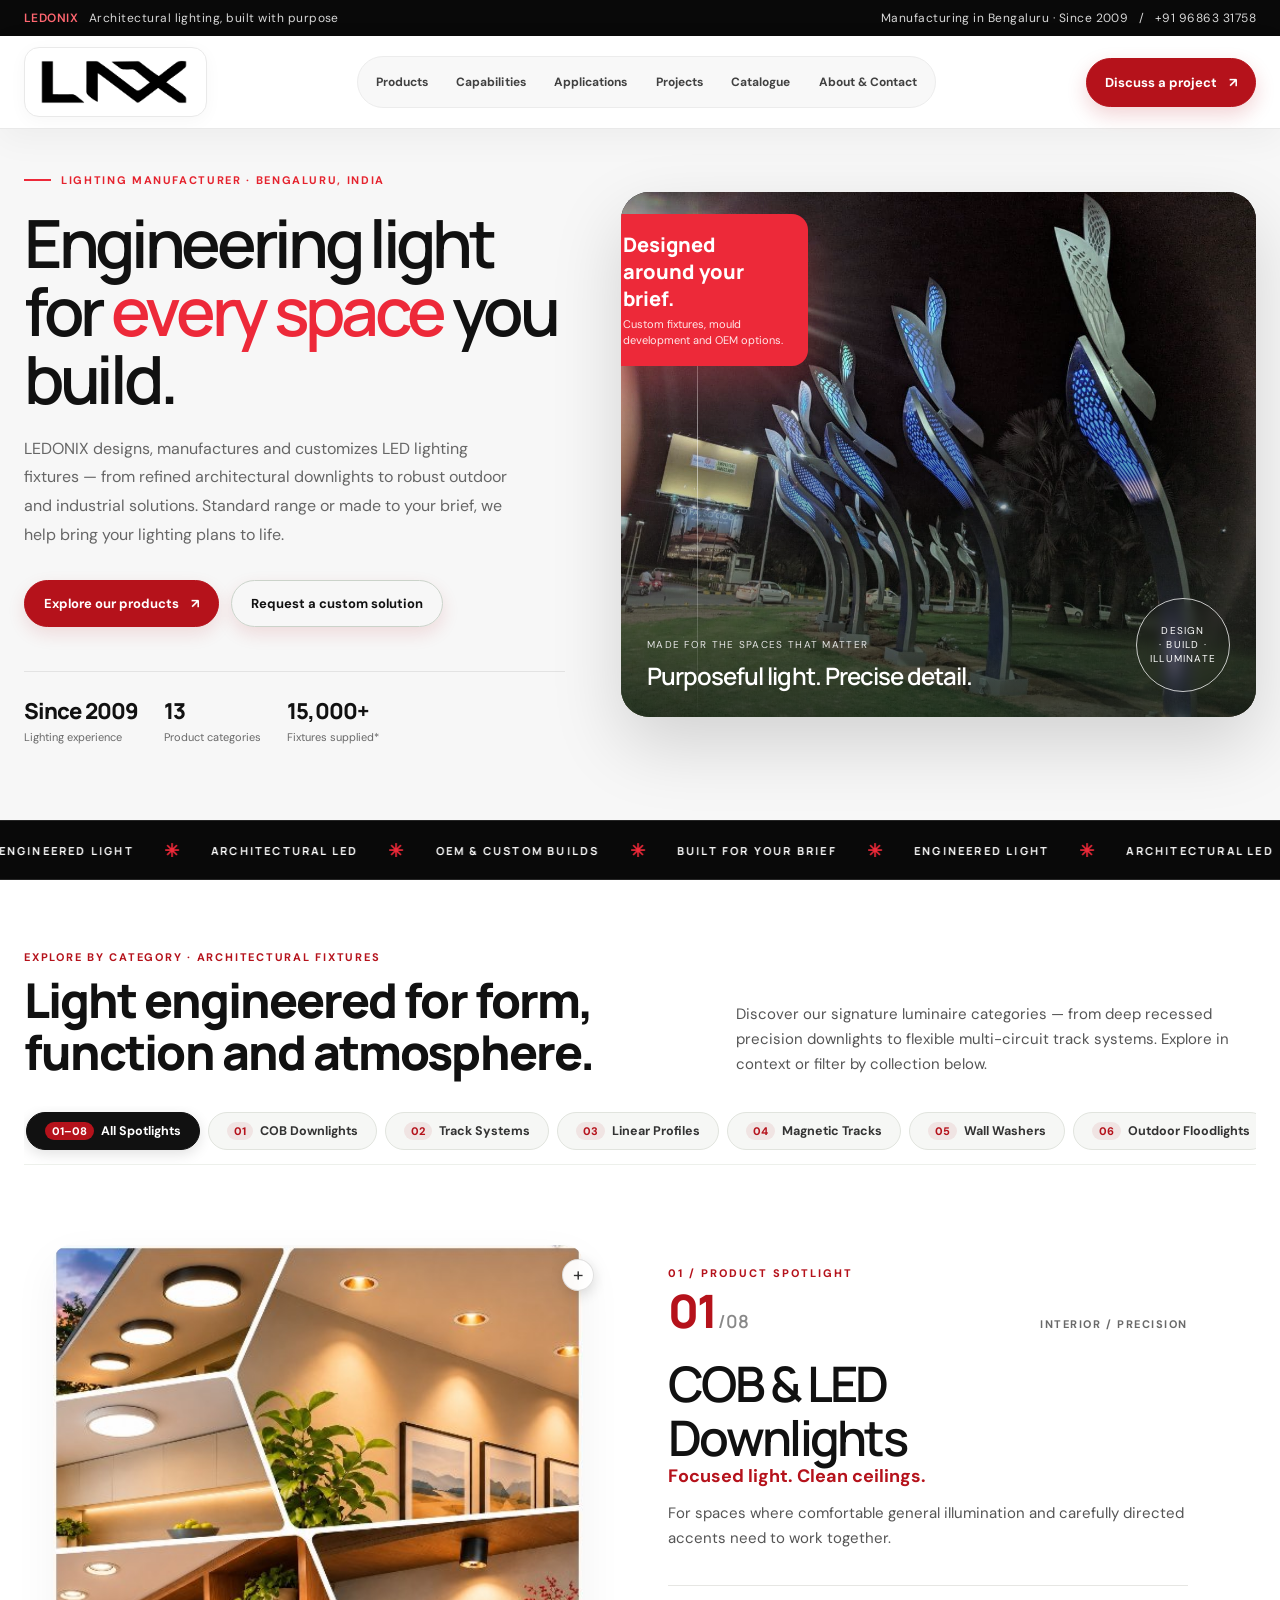
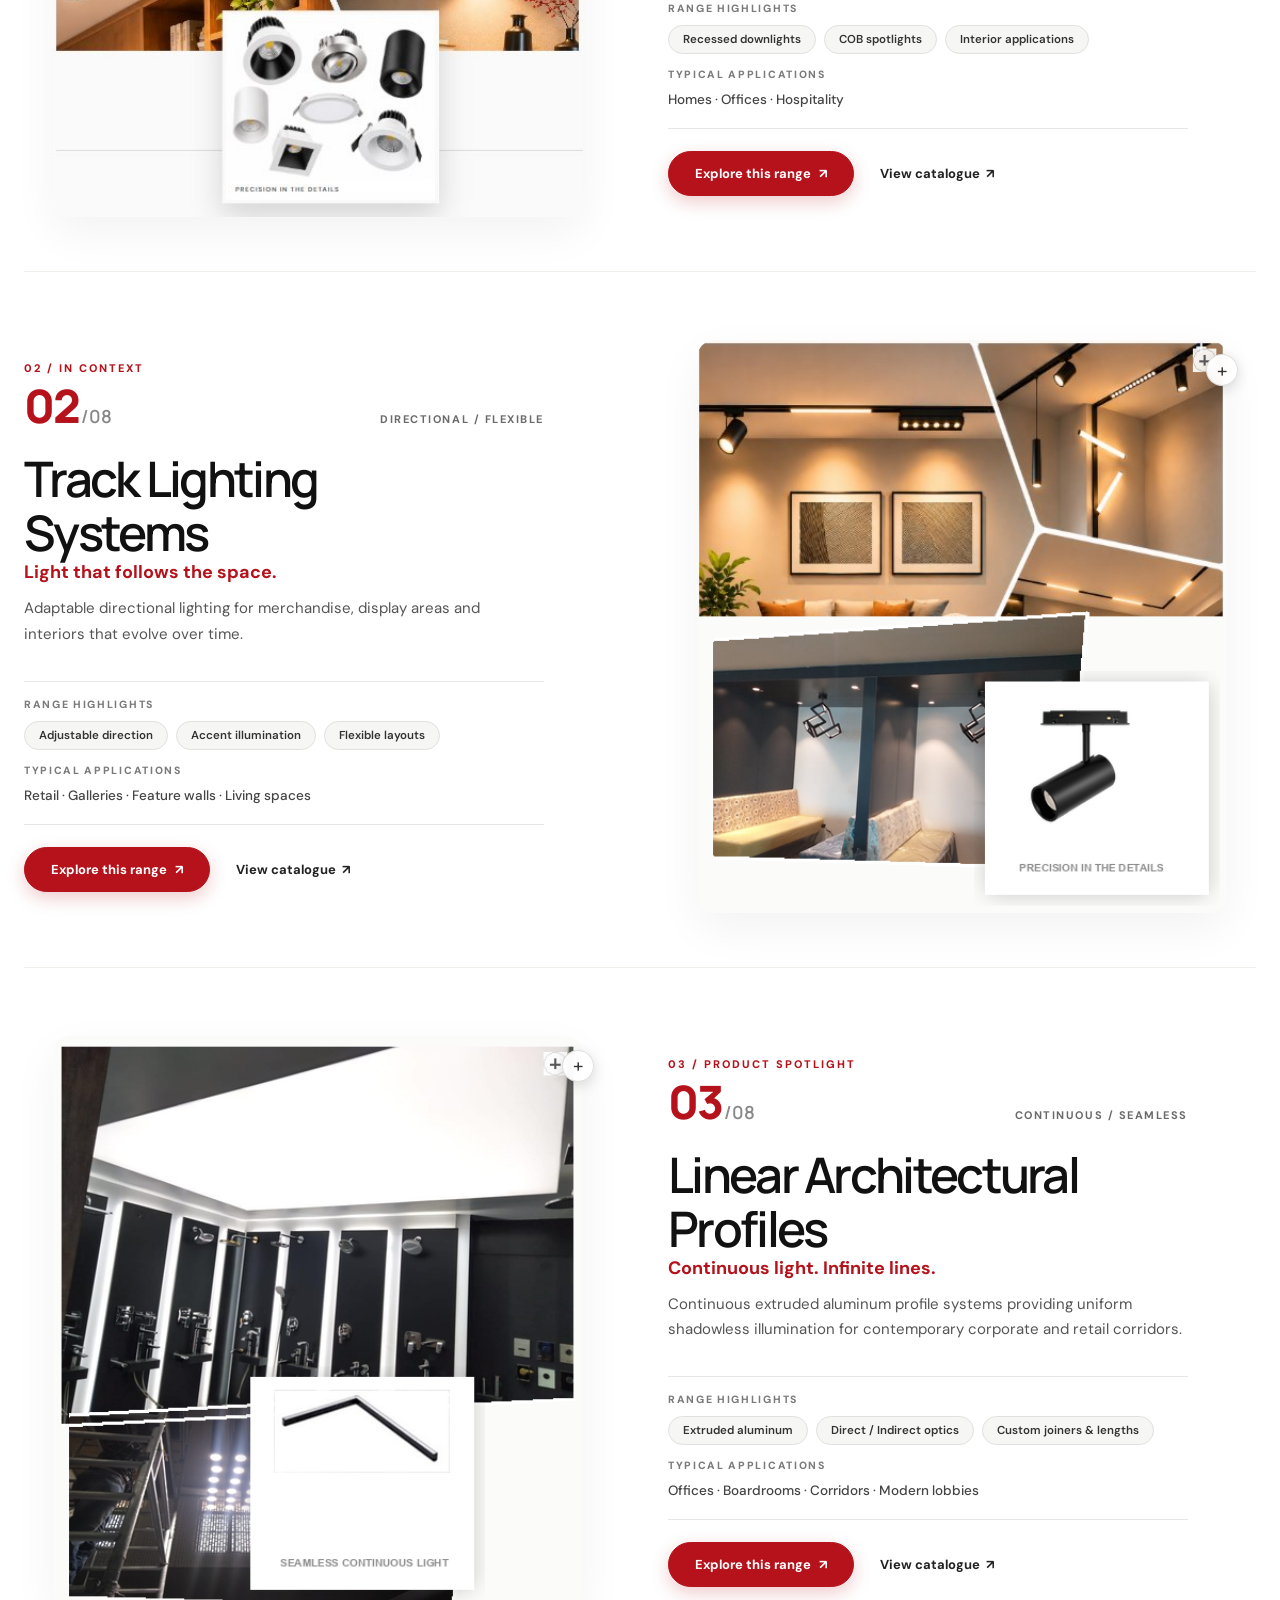
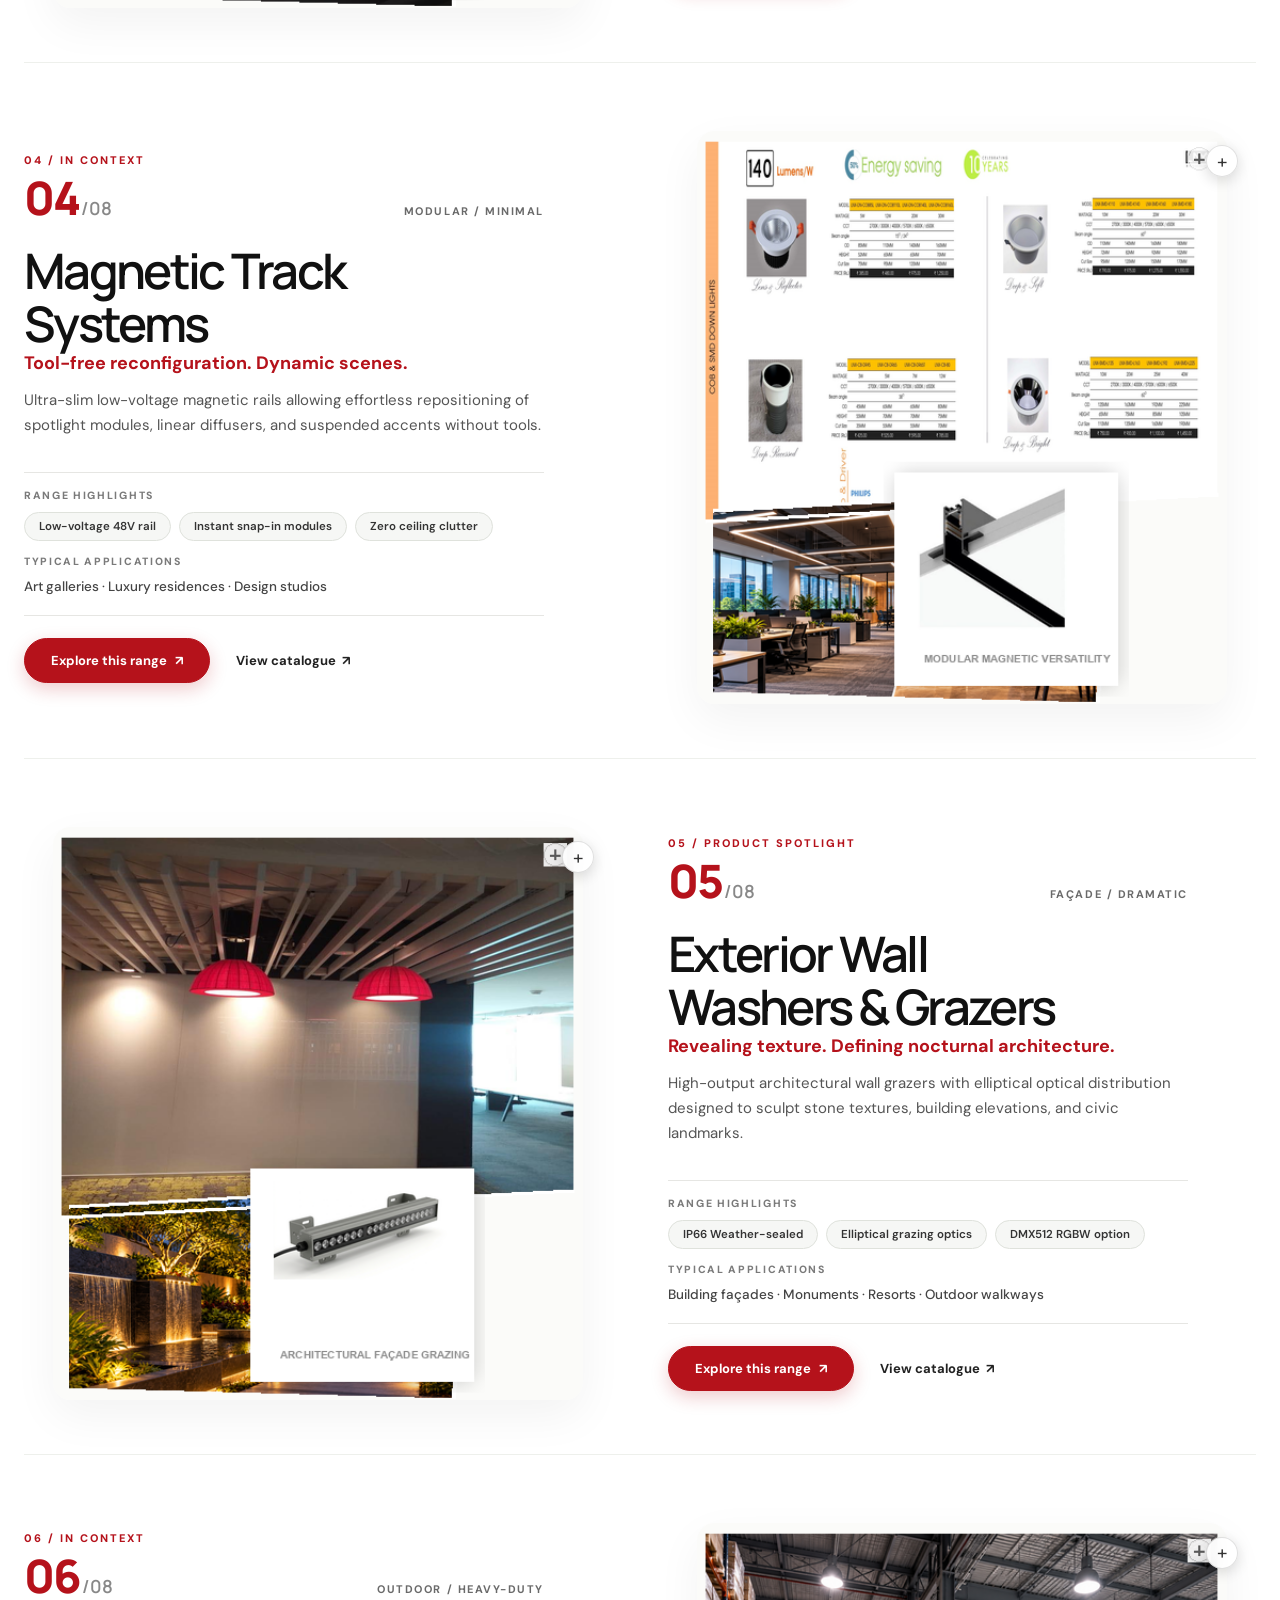
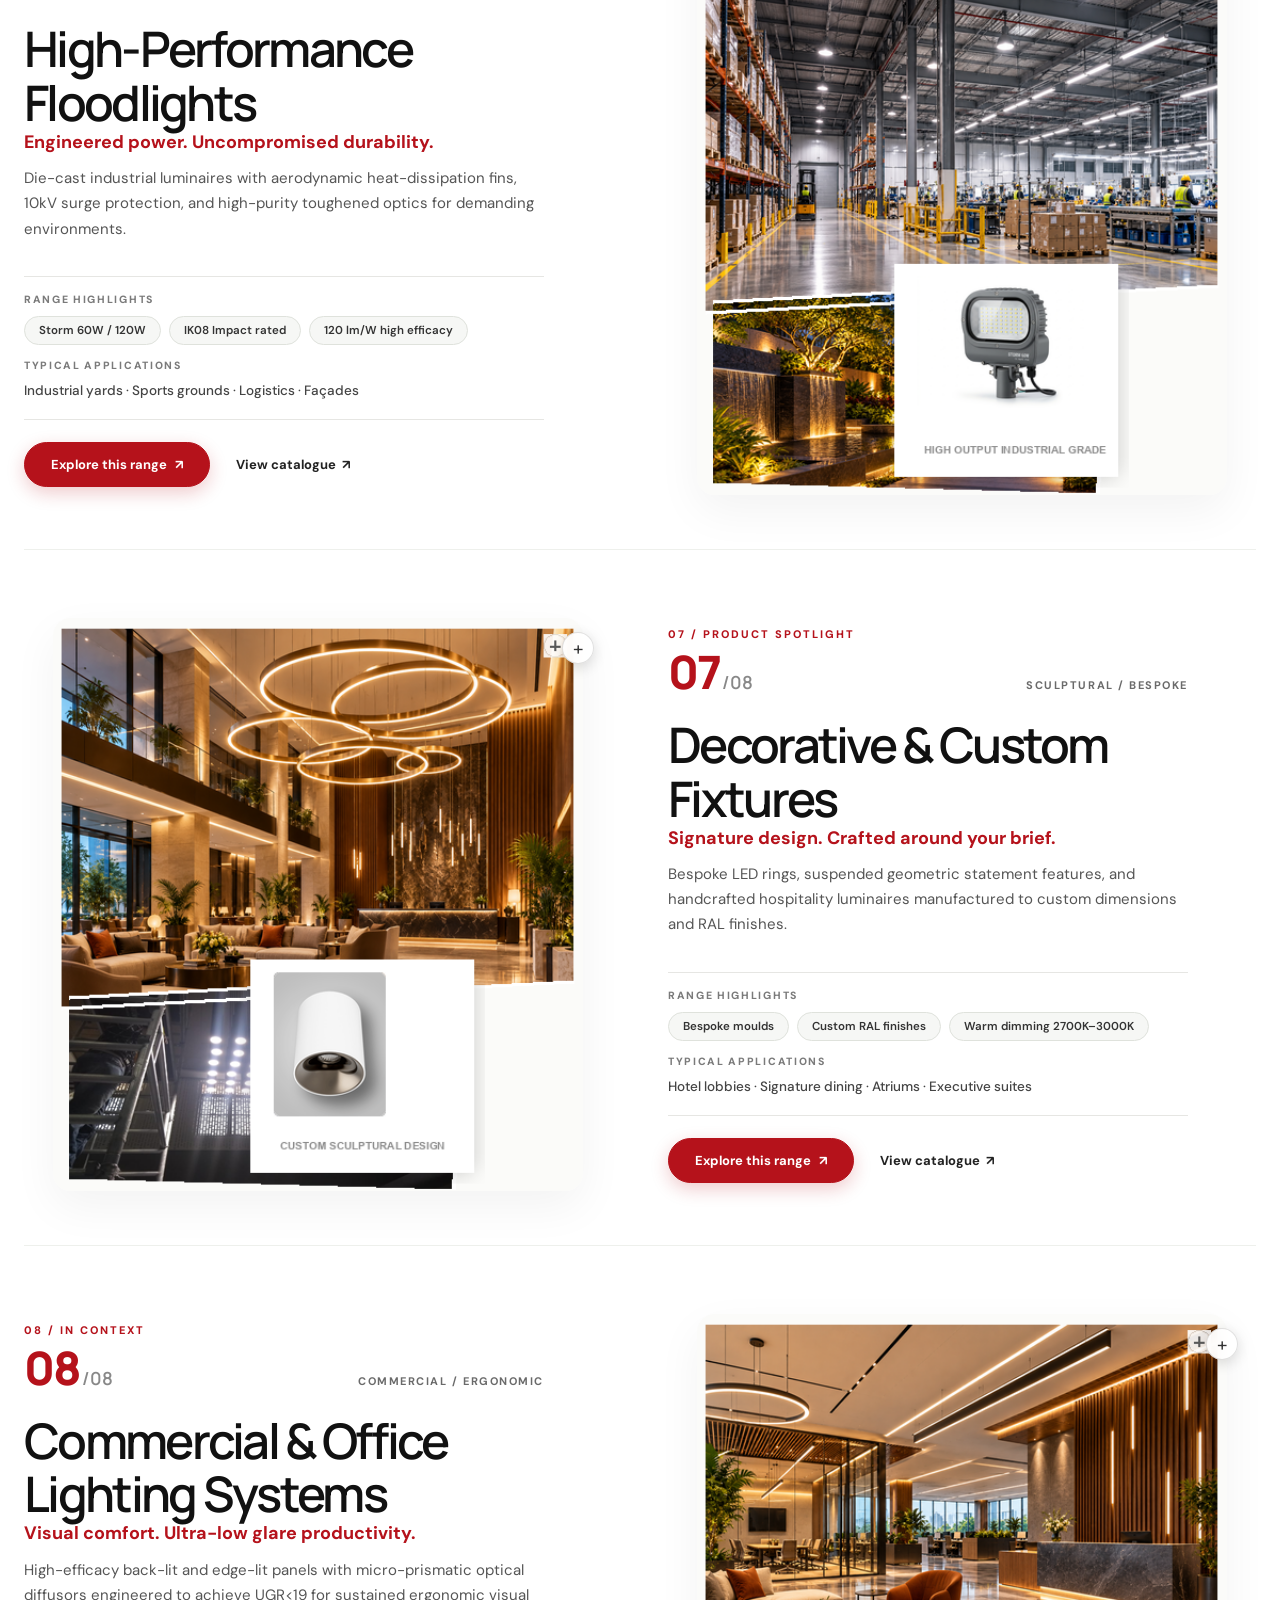
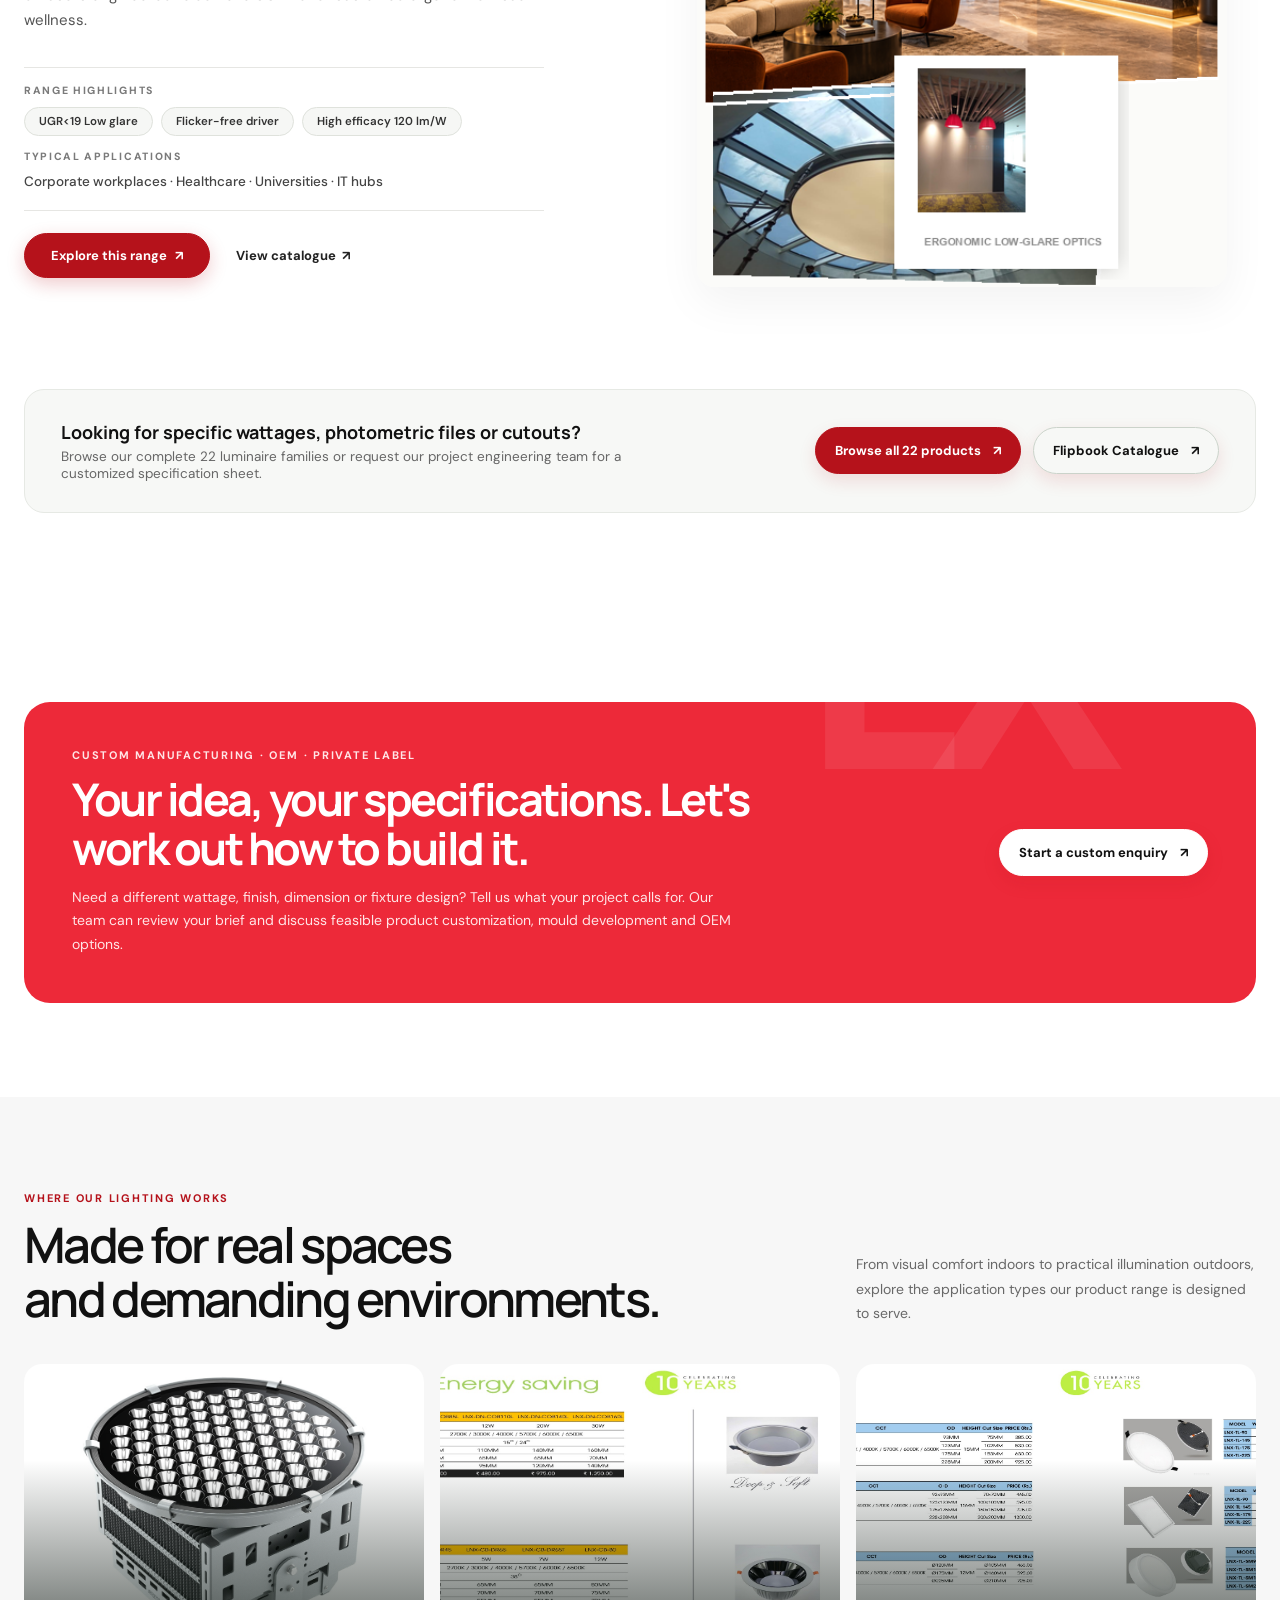
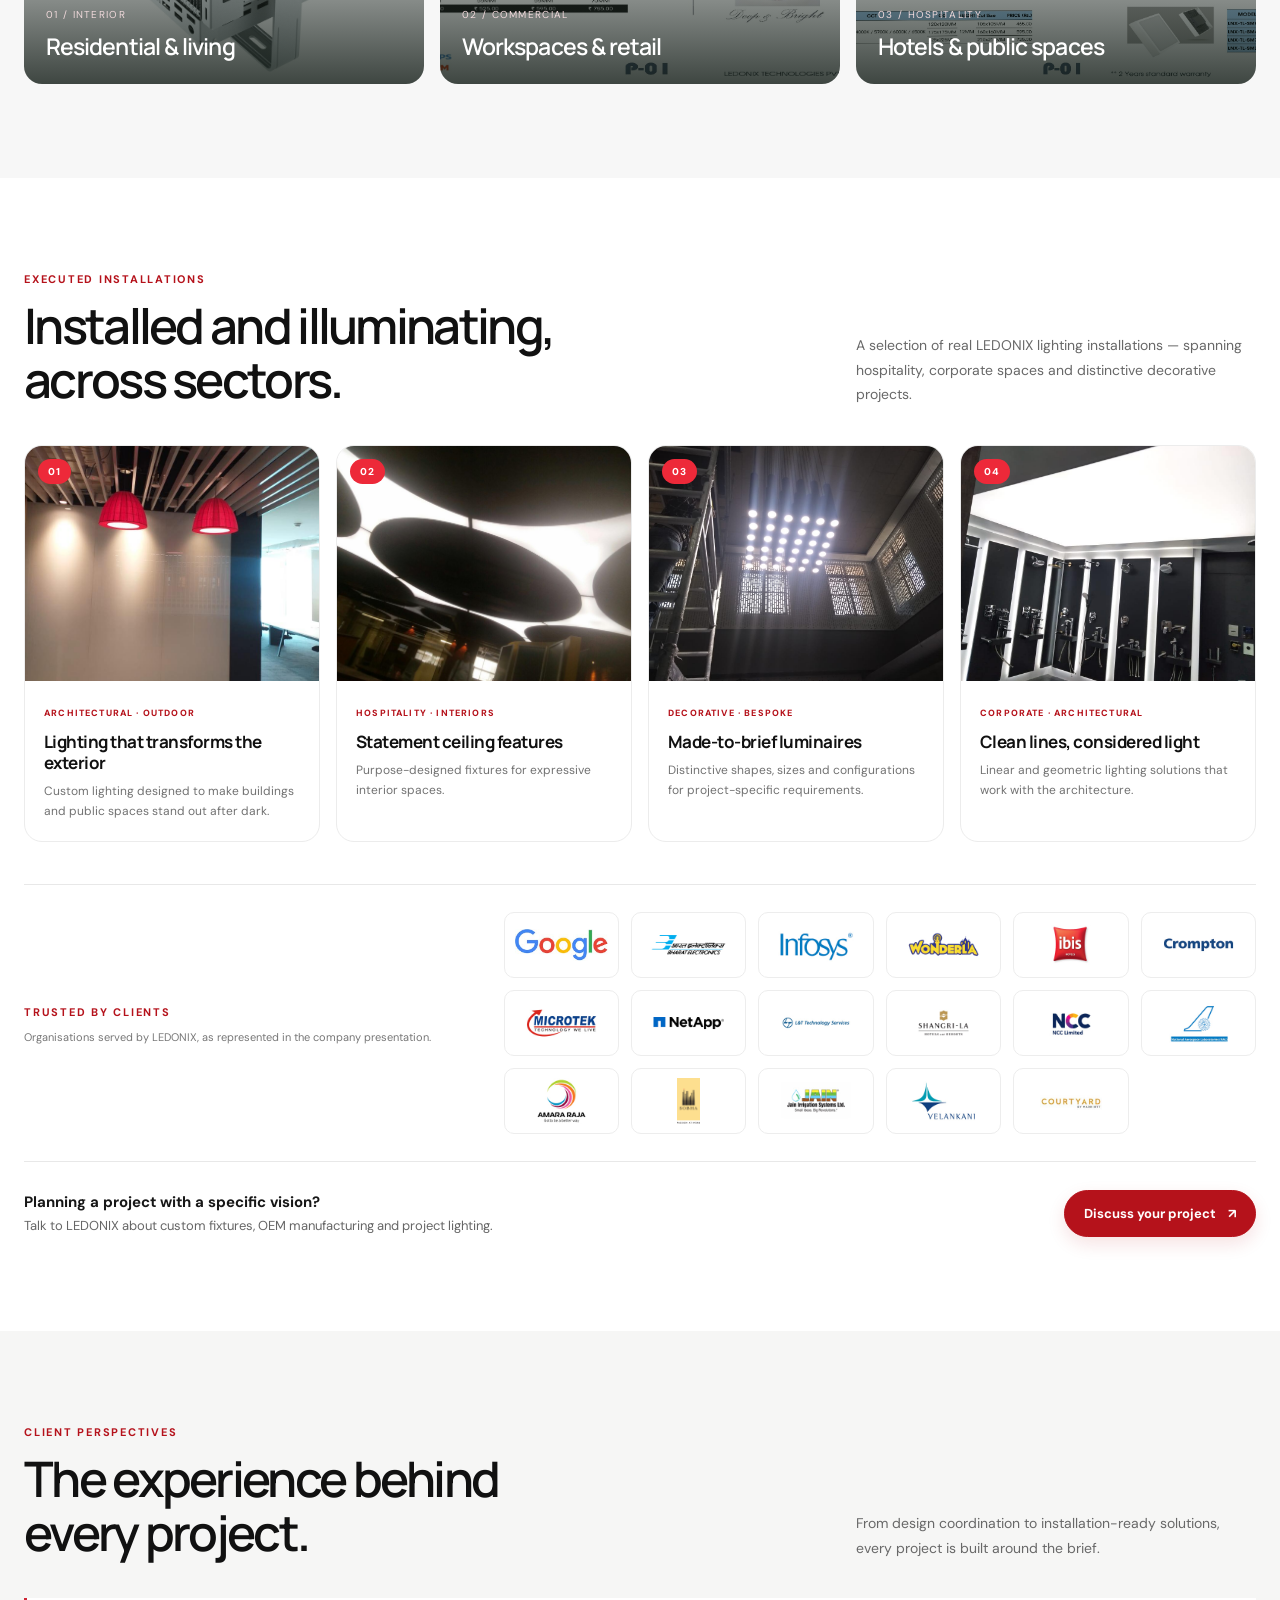
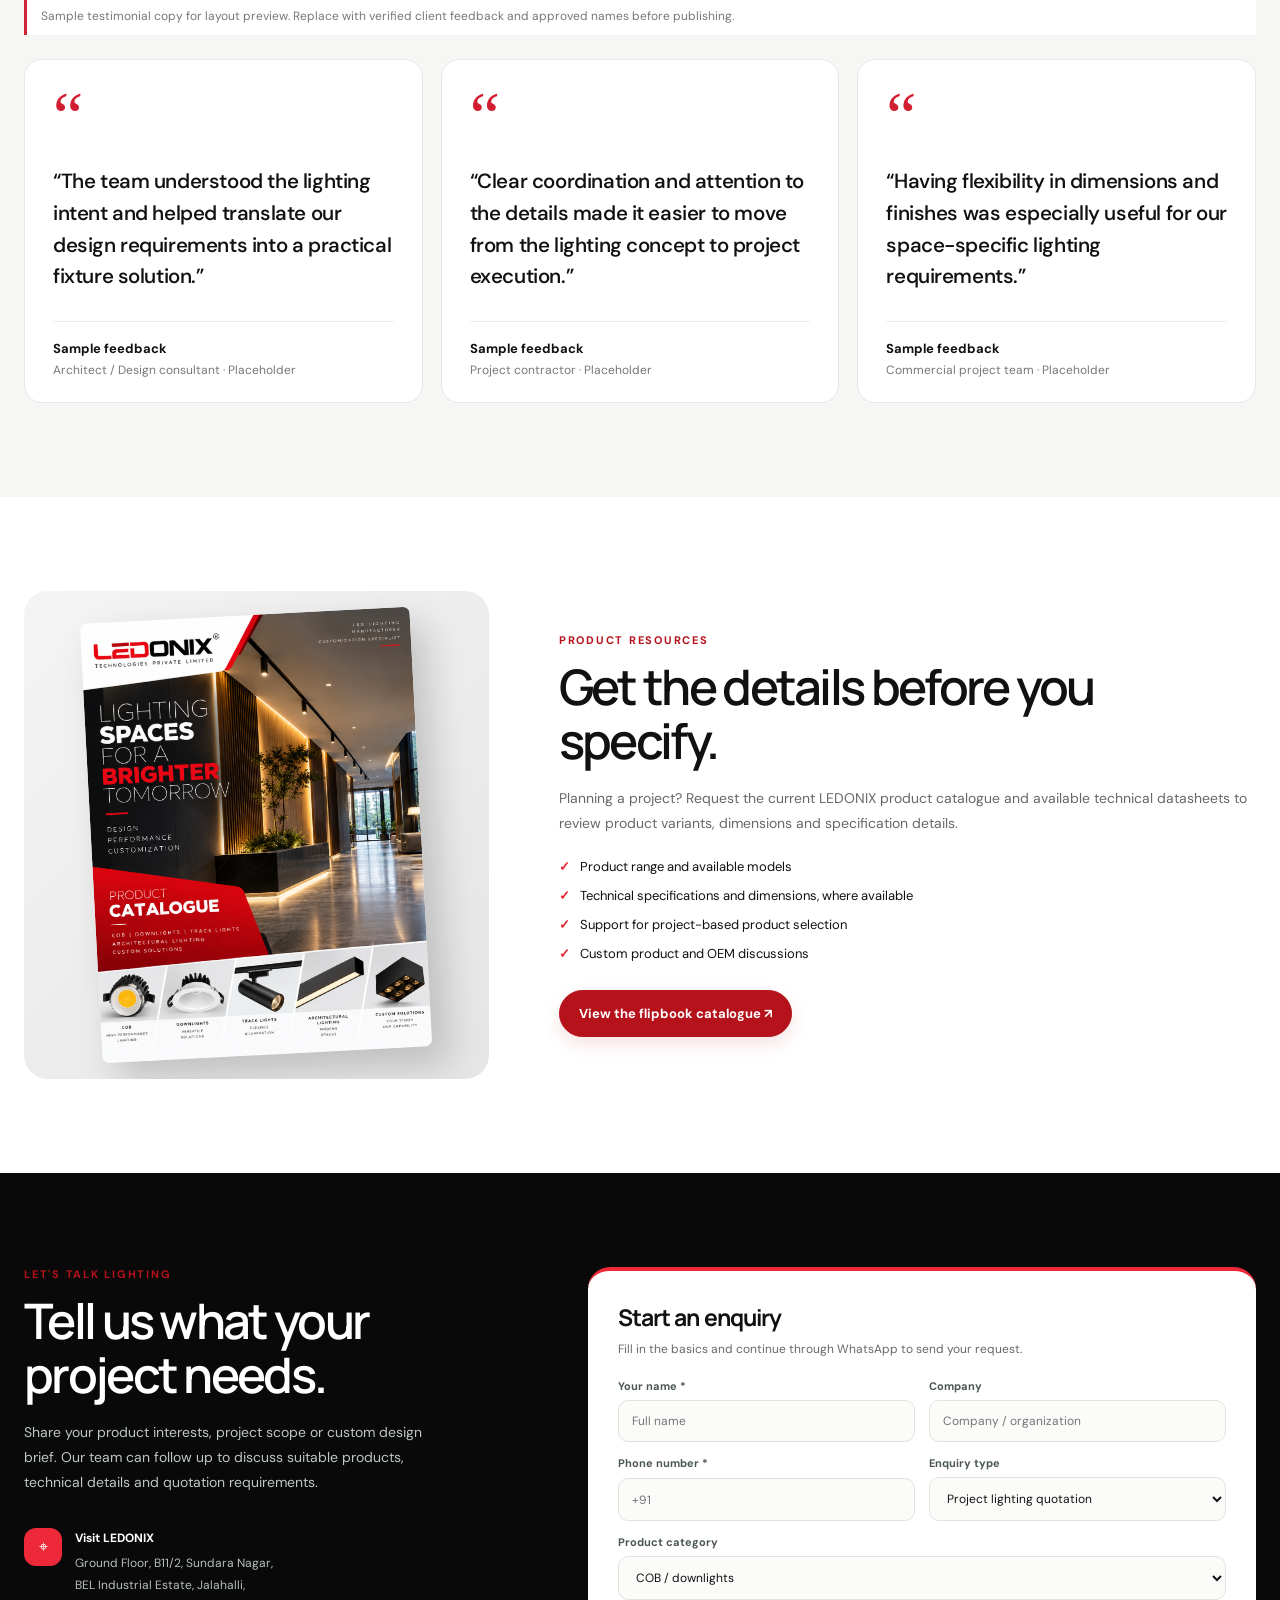
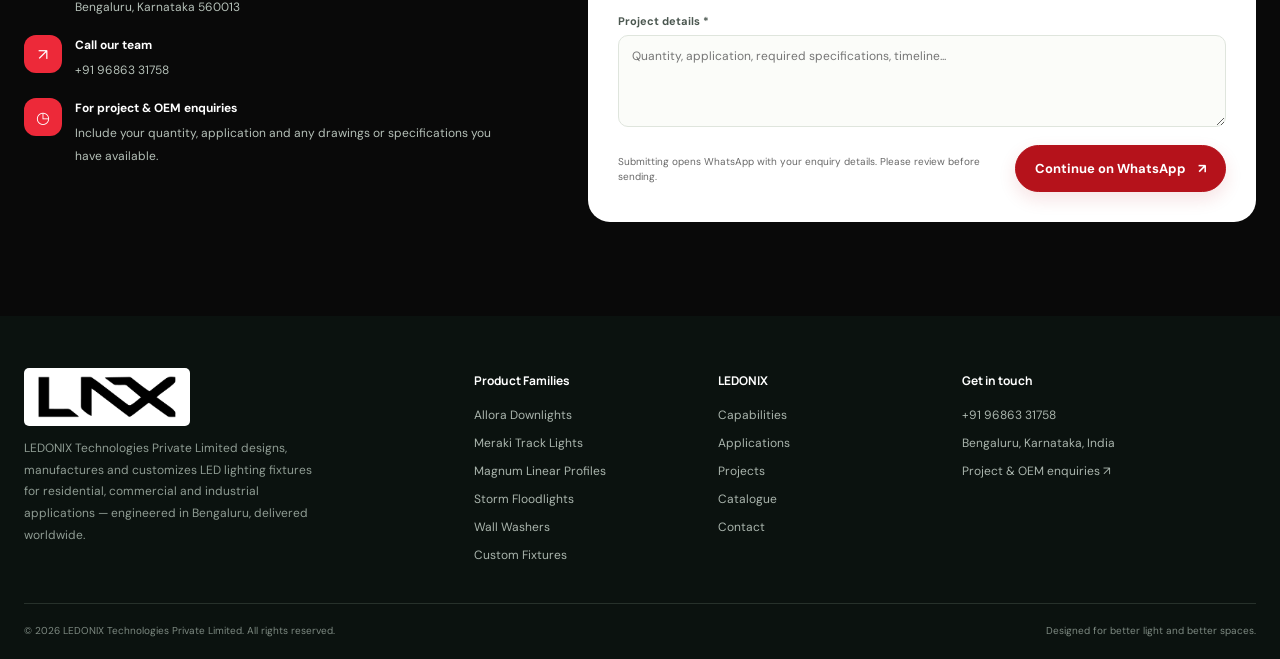
<file: index.html>
<!DOCTYPE html>

<html lang="en">
<head>
<meta charset="utf-8"/>
<meta content="width=device-width, initial-scale=1" name="viewport"/>
<title>LEDONIX — Architectural &amp; Custom LED Lighting</title>
<meta content="LEDONIX Technologies designs, manufactures and customizes LED lighting fixtures in Bengaluru, India. Architectural, commercial and industrial lighting with OEM capabilities." name="description"/>
<meta content="#101916" name="theme-color"/>
<link href="https://fonts.googleapis.com" rel="preconnect"/>
<link crossorigin="" href="https://fonts.gstatic.com" rel="preconnect"/>
<link href="https://fonts.googleapis.com/css2?family=DM+Sans:wght@400;500;600;700&amp;family=Manrope:wght@400;500;600;700;800&amp;display=swap" rel="stylesheet"/>
<style>
:root{--ink:#111111;--forest:#b5121b;--forest2:#e5232e;--lime:#ed2939;--paper:#f7f7f7;--white:#fff;--muted:#686868;--line:#e3e3e3;--dark:#090909;--max:1240px;--radius:22px;--shadow:0 24px 70px rgba(16,25,22,.12)}
*{box-sizing:border-box}html{scroll-behavior:smooth;scroll-padding-top:90px}body{margin:0;background:var(--paper);color:var(--ink);font-family:'DM Sans',sans-serif;-webkit-font-smoothing:antialiased}a{color:inherit;text-decoration:none}img{max-width:100%;display:block}button,input,select,textarea{font:inherit}.wrap{width:min(var(--max),calc(100% - 48px));margin-inline:auto}.announcement{background:var(--dark);color:#d8d8d8;font-size:12px;letter-spacing:.04em}.announcement .wrap{min-height:36px;display:flex;justify-content:space-between;align-items:center;gap:16px}.announcement strong{color:var(--lime);font-weight:600}.nav-shell{position:sticky;top:0;z-index:20;background:rgba(245,245,239,.92);backdrop-filter:blur(18px);border-bottom:1px solid rgba(23,33,29,.08)}nav{height:82px;display:flex;align-items:center;justify-content:space-between;gap:28px}.brand{display:flex;align-items:center;gap:11px;min-width:190px}.brand-mark{display:grid;place-items:center;width:40px;height:40px;background:var(--lime);color:var(--dark);font:800 15px Manrope,sans-serif;letter-spacing:-.08em;border-radius:12px}.brand-name{font:800 21px Manrope,sans-serif;letter-spacing:.1em}.brand-sub{font-size:9px;letter-spacing:.18em;color:var(--muted);margin-top:2px}.nav-links{display:flex;align-items:center;gap:26px;font-size:13px;font-weight:600;color:#4c4c4c}.nav-links a:hover{color:var(--forest2)}.nav-cta,.btn{display:inline-flex;align-items:center;justify-content:center;gap:12px;padding:14px 19px;border-radius:999px;background:var(--forest);color:white;font-size:13px;font-weight:700;border:1px solid var(--forest);transition:.2s ease;cursor:pointer}.nav-cta:hover,.btn:hover{background:var(--dark);transform:translateY(-2px)}.btn-light{background:var(--lime);color:var(--dark);border-color:var(--lime)}.btn-light:hover{background:#ff6670;border-color:#ff6670}.btn-outline{background:transparent;color:var(--ink);border-color:#cbd3ca}.btn-outline:hover{background:white;border-color:white}.menu-toggle{display:none;border:0;background:transparent;font-size:26px;padding:8px}.hero{padding:36px 0 76px}.hero-grid{display:grid;grid-template-columns:.92fr 1.08fr;gap:56px;align-items:center;min-height:560px}.eyebrow{display:inline-flex;align-items:center;gap:10px;font-size:11px;letter-spacing:.15em;text-transform:uppercase;font-weight:700;color:var(--forest2)}.eyebrow:before{content:'';width:27px;height:2px;background:#ed2939}.hero h1{font:600 clamp(44px,5.2vw,72px)/1.02 Manrope,sans-serif;letter-spacing:-.065em;margin:22px 0 22px;max-width:650px}.hero h1 em{font-style:normal;color:var(--forest2)}.hero-copy{font-size:16px;line-height:1.8;color:#666666;max-width:500px}.hero-actions{display:flex;gap:12px;flex-wrap:wrap;margin-top:30px}.proof-row{display:flex;gap:26px;flex-wrap:wrap;margin-top:44px;padding-top:24px;border-top:1px solid var(--line)}.proof{display:flex;flex-direction:column;gap:4px}.proof strong{font:800 22px Manrope,sans-serif;letter-spacing:-.04em}.proof span{font-size:11px;color:var(--muted)}.hero-visual{position:relative;min-height:525px;border-radius:28px;overflow:hidden;background:#191919}.hero-visual>img{width:100%;height:525px;object-fit:cover;filter:saturate(.78)}.hero-visual:after{content:'';position:absolute;inset:35% 0 0;background:linear-gradient(transparent,rgba(10,20,15,.72))}.hero-note{position:absolute;z-index:2;bottom:25px;left:26px;right:26px;color:white;display:flex;justify-content:space-between;align-items:end;gap:20px}.hero-note small{display:block;color:#e4e4e4;text-transform:uppercase;letter-spacing:.13em;font-size:10px;margin-bottom:8px}.hero-note strong{font:600 24px Manrope,sans-serif;letter-spacing:-.04em}.round-stamp{width:94px;height:94px;border:1px solid rgba(255,255,255,.55);border-radius:50%;display:grid;place-items:center;text-align:center;font-size:10px;line-height:1.4;letter-spacing:.12em;text-transform:uppercase;flex-shrink:0}.floating-card{position:absolute;z-index:3;top:22px;left:-18px;background:var(--lime);padding:17px 20px;border-radius:16px;box-shadow:var(--shadow);max-width:205px}.floating-card strong{font:800 20px Manrope,sans-serif;display:block}.floating-card span{font-size:11px;line-height:1.5;display:block;margin-top:4px;color:#5b3033}.section{padding:94px 0}.section-white{background:#fff}.section-dark{background:var(--dark);color:white}.section-head{display:flex;justify-content:space-between;align-items:end;gap:30px;margin-bottom:38px}.section-kicker{font-size:11px;letter-spacing:.16em;text-transform:uppercase;font-weight:700;color:#e5232e}.section h2{font:600 clamp(32px,4vw,49px)/1.1 Manrope,sans-serif;letter-spacing:-.055em;margin:13px 0 0;max-width:700px}.section-intro{max-width:400px;color:var(--muted);font-size:14px;line-height:1.75;margin:0}.product-grid{display:grid;grid-template-columns:repeat(4,1fr);gap:16px}.product-card{background:var(--paper);border:1px solid #e9ebe4;border-radius:18px;overflow:hidden;transition:.25s;min-width:0}.product-card:hover{transform:translateY(-5px);box-shadow:0 18px 42px rgba(16,25,22,.09)}.product-img{height:190px;position:relative;overflow:hidden;background:#eeeeee}.product-img img{width:100%;height:100%;object-fit:cover;transition:transform .5s}.product-card:hover .product-img img{transform:scale(1.05)}.product-num{position:absolute;top:13px;left:13px;background:rgba(255,255,255,.88);border-radius:999px;padding:6px 9px;font-size:10px;font-weight:700;letter-spacing:.06em}.product-info{padding:20px}.product-info h3{font:700 17px Manrope,sans-serif;margin:0 0 8px;letter-spacing:-.03em}.product-info p{font-size:12px;color:var(--muted);line-height:1.6;min-height:38px;margin:0 0 16px}.text-link{display:inline-flex;align-items:center;gap:8px;font-size:12px;font-weight:700;color:var(--forest2)}.text-link span{font-size:17px;transition:transform .2s}.text-link:hover span{transform:translateX(4px)}.all-products{display:flex;justify-content:space-between;align-items:center;gap:24px;border-top:1px solid var(--line);margin-top:24px;padding-top:22px}.all-products p{font-size:12px;color:var(--muted);margin:0}.tag-list{display:flex;gap:8px;flex-wrap:wrap;margin-top:18px}.tag{border:1px solid var(--line);border-radius:999px;padding:9px 12px;font-size:11px;color:#566159;background:#fff}.cap-grid{display:grid;grid-template-columns:1fr 1fr;gap:70px;align-items:center}.cap-image{position:relative;border-radius:24px;overflow:hidden;min-height:500px;background:#191919}.cap-image img{position:absolute;inset:0;width:100%;height:100%;object-fit:cover}.cap-image:after{content:'';position:absolute;inset:45% 0 0;background:linear-gradient(transparent,rgba(12,24,17,.7))}.image-caption{position:absolute;z-index:1;bottom:24px;left:26px;color:#fff}.image-caption small{font-size:10px;text-transform:uppercase;letter-spacing:.15em;color:#f0d9db}.image-caption strong{display:block;font:600 25px Manrope,sans-serif;margin-top:7px;max-width:340px}.cap-content h2{margin-bottom:20px}.cap-content>p{color:#666666;line-height:1.8;font-size:14px}.cap-list{margin-top:28px;border-top:1px solid var(--line)}.cap-item{display:grid;grid-template-columns:44px 1fr;gap:14px;padding:20px 0;border-bottom:1px solid var(--line)}.cap-icon{width:38px;height:38px;border-radius:12px;background:#fce8e9;display:grid;place-items:center;font-size:17px;color:var(--forest)}.cap-item h3{font:700 15px Manrope,sans-serif;margin:0 0 6px}.cap-item p{font-size:12px;line-height:1.65;color:var(--muted);margin:0}.custom-band{background:var(--lime);border-radius:26px;padding:46px 48px;display:grid;grid-template-columns:1fr auto;gap:30px;align-items:center;color:var(--dark)}.custom-band .section-kicker{color:#ffffff}.custom-band h2{font:700 clamp(30px,3.7vw,45px)/1.1 Manrope,sans-serif;letter-spacing:-.055em;margin:13px 0 12px;max-width:680px}.custom-band p{font-size:14px;line-height:1.7;color:#3e2426;max-width:670px;margin:0}.custom-band .btn{background:var(--dark);border-color:var(--dark);white-space:nowrap}.applications{display:grid;grid-template-columns:repeat(3,1fr);gap:16px}.application{height:320px;position:relative;overflow:hidden;border-radius:18px;background:#191919}.application img{width:100%;height:100%;object-fit:cover;transition:transform .5s}.application:hover img{transform:scale(1.04)}.application:after{content:'';position:absolute;inset:30% 0 0;background:linear-gradient(transparent,rgba(8,18,12,.78))}.application-copy{position:absolute;z-index:2;left:22px;bottom:22px;color:white}.application-copy small{font-size:10px;text-transform:uppercase;letter-spacing:.13em;color:#f0d9db}.application-copy h3{font:600 23px Manrope,sans-serif;letter-spacing:-.04em;margin:7px 0 0}.catalogue-grid{display:grid;grid-template-columns:.8fr 1.2fr;gap:70px;align-items:center}.catalogue-art{background:#f0f0f0;border-radius:24px;min-height:400px;padding:36px;display:flex;align-items:center;justify-content:center;position:relative;overflow:hidden}.catalogue-cover{width:230px;min-height:300px;background:var(--forest);color:white;padding:26px 22px;box-shadow:20px 22px 0 rgba(24,59,48,.13);transform:rotate(-5deg);position:relative;z-index:1}.catalogue-cover .cover-brand{font:800 14px Manrope,sans-serif;letter-spacing:.14em}.catalogue-cover .cover-line{height:1px;background:#8ca08f;margin:22px 0}.catalogue-cover h3{font:600 28px/1.08 Manrope,sans-serif;letter-spacing:-.05em;margin:0}.catalogue-cover p{font-size:10px;line-height:1.6;color:#d3ddd2}.catalogue-cover .cover-dot{width:70px;height:70px;border-radius:50%;background:var(--lime);margin-top:24px;display:grid;place-items:center;color:var(--dark);font-size:24px}.catalogue-text h2{margin-bottom:18px}.catalogue-text>p{font-size:14px;line-height:1.8;color:var(--muted)}.check-list{padding:0;margin:22px 0 28px;list-style:none;display:grid;gap:12px}.check-list li{font-size:13px;display:flex;gap:10px;align-items:flex-start}.check-list li:before{content:'✓';color:var(--forest2);font-weight:800}.contact-grid{display:grid;grid-template-columns:.85fr 1.15fr;gap:70px}.contact-copy h2{margin-bottom:18px}.contact-copy>p{color:#bdc8c0;font-size:14px;line-height:1.8;max-width:420px}.contact-details{display:grid;gap:18px;margin-top:32px}.contact-detail{display:flex;gap:13px;align-items:flex-start}.contact-detail .detail-icon{width:38px;height:38px;border-radius:12px;background:#26372f;color:var(--lime);display:grid;place-items:center;flex-shrink:0}.contact-detail strong{display:block;font-size:12px;margin:2px 0 5px}.contact-detail span,.contact-detail a{font-size:12px;color:#b5c0b8;line-height:1.6}.quote-form{background:#fff;color:var(--ink);border-radius:22px;padding:30px}.quote-form h3{font:700 23px Manrope,sans-serif;letter-spacing:-.04em;margin:0 0 8px}.quote-form>p{font-size:12px;color:var(--muted);margin:0 0 22px}.form-grid{display:grid;grid-template-columns:1fr 1fr;gap:14px}.field{display:grid;gap:7px}.field.full{grid-column:1/-1}.field label{font-size:11px;font-weight:700;color:#4b5750}.field input,.field select,.field textarea{width:100%;border:1px solid #dfe5dd;border-radius:10px;background:#fbfcf9;padding:12px 13px;color:var(--ink);outline:none;font-size:12px}.field input:focus,.field select:focus,.field textarea:focus{border-color:#7b9564;box-shadow:0 0 0 3px rgba(123,149,100,.13)}.field textarea{min-height:92px;resize:vertical}.form-foot{display:flex;justify-content:space-between;align-items:center;gap:15px;margin-top:18px}.form-foot small{font-size:10px;color:var(--muted);line-height:1.5}.form-foot .btn{white-space:nowrap}.footer{background:#0b120f;color:#aab5ad;padding:52px 0 22px}.footer-grid{display:grid;grid-template-columns:1.4fr .7fr .7fr 1fr;gap:38px;padding-bottom:40px}.footer .brand-name{color:#fff}.footer .brand-sub{color:#9ba89f}.footer-about p{font-size:12px;line-height:1.8;max-width:300px;color:#8f9c93}.footer h4{font:700 12px Manrope,sans-serif;color:#fff;margin:4px 0 18px}.footer-links{display:grid;gap:12px}.footer-links a{font-size:12px;color:#aab5ad}.footer-links a:hover{color:var(--lime)}.footer-bottom{border-top:1px solid #27312b;padding-top:20px;display:flex;justify-content:space-between;gap:20px;font-size:10px;color:#7d8981}.footer-bottom a{color:#b7c1b9}.mobile-quote{display:none}
@media(max-width:1000px){.nav-links{gap:14px}.nav-links a{font-size:12px}.hero-grid{gap:30px;grid-template-columns:1fr 1fr}.hero-visual,.hero-visual>img{height:470px;min-height:470px}.product-grid{grid-template-columns:repeat(2,1fr)}.cap-grid,.catalogue-grid,.contact-grid{gap:40px}.footer-grid{grid-template-columns:1.2fr .8fr .8fr}.footer-grid>div:last-child{grid-column:2/4}}
@media(max-width:760px){.wrap{width:min(100% - 32px,var(--max))}.announcement .wrap{justify-content:center}.announcement .wrap span:last-child{display:none}nav{height:70px}.brand{min-width:0}.menu-toggle{display:block}.nav-cta{display:none}.nav-links{display:none;position:absolute;top:70px;left:0;right:0;padding:20px 24px 24px;background:var(--paper);border-bottom:1px solid var(--line);flex-direction:column;align-items:stretch;gap:0}.nav-links.open{display:flex}.nav-links a{padding:13px 0;border-bottom:1px solid var(--line);font-size:14px}.nav-links a:last-child{border-bottom:0}.hero{padding:26px 0 58px}.hero-grid{grid-template-columns:1fr;gap:35px;min-height:0}.hero h1{font-size:clamp(43px,12vw,64px)}.hero-copy{font-size:14px}.hero-visual,.hero-visual>img{height:390px;min-height:390px}.floating-card{left:12px;top:12px}.proof-row{gap:20px;margin-top:32px}.proof strong{font-size:20px}.section{padding:66px 0}.section-head{display:block;margin-bottom:28px}.section-intro{margin-top:15px}.section h2{font-size:35px}.product-grid{gap:11px}.product-img{height:145px}.product-info{padding:15px}.product-info h3{font-size:15px}.product-info p{font-size:11px;min-height:50px}.cap-grid,.catalogue-grid,.contact-grid{grid-template-columns:1fr;gap:34px}.cap-image{min-height:380px}.custom-band{grid-template-columns:1fr;padding:30px 24px;gap:22px}.custom-band .btn{justify-self:start}.applications{grid-template-columns:1fr}.application{height:280px}.catalogue-art{min-height:340px}.catalogue-text{order:-1}.contact-grid{gap:30px}.quote-form{padding:22px}.form-grid{grid-template-columns:1fr}.field.full{grid-column:auto}.form-foot{align-items:flex-start;flex-direction:column}.footer-grid{grid-template-columns:1fr 1fr;gap:30px 22px}.footer-grid>div:first-child{grid-column:1/-1}.footer-grid>div:last-child{grid-column:auto}.footer-bottom{flex-direction:column;gap:10px}.mobile-quote{display:block;position:fixed;z-index:19;bottom:12px;left:12px;right:12px}.mobile-quote .btn{width:100%;box-shadow:0 8px 30px rgba(0,0,0,.2)}body{padding-bottom:60px}}
@media(max-width:420px){.product-grid{grid-template-columns:1fr 1fr}.product-img{height:125px}.product-info{padding:12px}.product-info p{min-height:58px}.brand-name{font-size:18px}.brand-mark{width:36px;height:36px}.round-stamp{width:75px;height:75px;font-size:8px}.hero-note strong{font-size:20px}}

/* LEDONIX red/black/white visual signature + restrained motion */
.signal-strip{overflow:hidden;background:#090909;color:#fff;border-top:1px solid #262626;border-bottom:1px solid #262626;white-space:nowrap;padding:17px 0}
.signal-track{display:flex;align-items:center;gap:0;width:max-content;animation:marqueeRun 34s linear infinite;font:700 11px Manrope,sans-serif;letter-spacing:.2em}
.signal-group{display:flex;align-items:center;gap:30px;flex:0 0 auto;padding-right:30px}.signal-track i{font-style:normal;color:#ed2939;font-size:18px}
.signal-strip:hover .signal-track{animation-play-state:paused}
@keyframes marqueeRun{from{transform:translateX(0)}to{transform:translateX(-16.6666667%)}}
:root{--accent:#ed2939;--accent-dark:#b5121b;--glow:0 0 36px rgba(237,41,57,.22)}
::selection{background:#ed2939;color:#fff}
.announcement strong{color:#ff6670}
.brand-mark{background:var(--accent);color:#fff;box-shadow:0 7px 22px rgba(237,41,57,.22);border-radius:10px}
.nav-cta,.btn{box-shadow:0 7px 18px rgba(181,18,27,.12)}
.nav-cta:hover,.btn:hover{box-shadow:0 12px 28px rgba(181,18,27,.22)}
.btn-light{background:var(--accent);color:#fff;border-color:var(--accent)}
.btn-light:hover{background:var(--accent-dark);border-color:var(--accent-dark)}
.eyebrow:before{background:var(--accent)}
.hero h1 em{color:var(--accent)}
.hero-visual{isolation:isolate;box-shadow:0 28px 70px rgba(0,0,0,.15)}
.hero-visual:before{content:'';position:absolute;z-index:2;top:0;left:12%;width:1px;height:100%;background:linear-gradient(transparent,rgba(255,255,255,.75),transparent);opacity:.7;animation:lightSweep 5.5s ease-in-out infinite}
.floating-card{background:var(--accent);color:#fff;box-shadow:0 18px 42px rgba(181,18,27,.3);animation:floatCard 4s ease-in-out infinite}
.floating-card span{color:#ffe8e9}
.round-stamp{border-color:rgba(255,255,255,.75);backdrop-filter:blur(6px)}
.product-card{background:#fff;border-color:#e7e7e7}
.product-num{color:#111;border-left:3px solid var(--accent);border-radius:4px}
.text-link{color:var(--accent-dark)}
.section-kicker{color:var(--accent-dark)}
.cap-icon{background:#fce8e9;color:var(--accent-dark)}
.custom-band{background:var(--accent);color:#fff;position:relative;overflow:hidden}
.custom-band:after{content:'LX';position:absolute;right:13%;top:-.65em;font:800 clamp(150px,24vw,290px)/1 Manrope,sans-serif;letter-spacing:-.1em;color:rgba(255,255,255,.08);pointer-events:none}
.custom-band>*{position:relative;z-index:1}.custom-band .section-kicker,.custom-band p{color:#ffe5e7}.custom-band .btn{background:#fff;color:#111;border-color:#fff}.custom-band .btn:hover{background:#111;color:#fff;border-color:#111}
.catalogue-art{background:linear-gradient(135deg,#f4f4f4,#e5e5e5)}
.contact-detail .detail-icon{background:var(--accent);color:#fff}
.quote-form{border-top:4px solid var(--accent)}
.application:hover{box-shadow:0 20px 48px rgba(0,0,0,.16)}
@keyframes lightSweep{0%,100%{transform:translateX(-30px);opacity:0}35%,65%{transform:translateX(260px);opacity:.7}}
@keyframes floatCard{0%,100%{transform:translateY(0)}50%{transform:translateY(-7px)}}
@media(prefers-reduced-motion:reduce){*,*::before,*::after{animation-duration:.01ms!important;animation-iteration-count:1!important;scroll-behavior:auto!important;transition-duration:.01ms!important}}


.executed{overflow:hidden}.install-grid{display:grid;grid-template-columns:repeat(4,minmax(0,1fr));gap:16px}.install-card{background:#fff;border:1px solid #ececec;border-radius:18px;overflow:hidden;transition:transform .25s,box-shadow .25s}.install-card:hover{transform:translateY(-5px);box-shadow:0 18px 42px rgba(16,25,22,.1)}.install-photo{height:235px;position:relative;overflow:hidden;background:#181818}.install-photo img{width:100%;height:100%;object-fit:cover;transition:transform .5s}.install-card:hover .install-photo img{transform:scale(1.05)}.install-index{position:absolute;top:13px;left:13px;background:#ed2939;color:white;border-radius:999px;padding:6px 10px;font-size:10px;font-weight:800;letter-spacing:.08em}.install-meta{padding:19px}.install-meta>span{font-size:9px;text-transform:uppercase;letter-spacing:.13em;color:#b5121b;font-weight:800}.install-meta h3{font:700 17px/1.25 Manrope,sans-serif;letter-spacing:-.03em;margin:10px 0 8px}.install-meta p{font-size:12px;line-height:1.7;color:#727272;margin:0}.client-proof{display:grid;grid-template-columns:.75fr 1.25fr;align-items:center;gap:28px;border-top:1px solid #e8e8e8;border-bottom:1px solid #e8e8e8;padding:27px 0;margin-top:42px}.client-proof-copy p{font-size:11px;color:#777;line-height:1.6;margin:8px 0 0}.client-names{display:flex;align-items:center;justify-content:flex-end;flex-wrap:wrap;gap:9px}.client-names{display:grid;grid-template-columns:repeat(6,minmax(0,1fr));align-items:center;gap:12px}.client-logo{height:66px;display:flex;align-items:center;justify-content:center;padding:8px 10px;border:1px solid #ededed;border-radius:10px;background:#fff}.client-logo img{max-width:100%;max-height:46px;width:auto;height:auto;object-fit:contain}.client-logo:hover{border-color:#ed2939;box-shadow:0 6px 20px rgba(0,0,0,.05)}.install-cta{display:flex;justify-content:space-between;align-items:center;gap:22px;padding-top:28px}.install-cta p{font-size:13px;line-height:1.7;color:#666;margin:0}.install-cta strong{font-size:15px;color:#171717}
@media(max-width:1000px){.install-grid{grid-template-columns:repeat(2,minmax(0,1fr))}.client-proof{grid-template-columns:1fr}.client-names{grid-template-columns:repeat(4,minmax(0,1fr))}}
@media(max-width:600px){.install-grid{grid-template-columns:1fr}.install-photo{height:250px}.install-cta{align-items:flex-start;flex-direction:column}.client-names{grid-template-columns:repeat(3,minmax(0,1fr));gap:8px}.client-logo{height:58px;padding:6px}}

.brand-official-logo{display:block;width:158px;max-height:58px;height:auto;object-fit:contain}.footer .brand-official-logo{background:#fff;border-radius:5px;padding:5px;width:166px}@media(max-width:600px){.brand-official-logo{width:125px}}

/* Editorial lighting collections — home */
.experience-grid{display:grid;grid-template-columns:repeat(2,minmax(0,1fr));gap:18px}
.experience-card{position:relative;display:block;min-height:370px;overflow:hidden;border-radius:22px;background:#171717;color:#fff}
.experience-feature{min-height:500px}
.experience-card img{width:100%;height:100%;position:absolute;inset:0;object-fit:cover;transition:transform .6s ease}
.experience-card:hover img{transform:scale(1.055)}
.experience-card:after{content:"";position:absolute;inset:0;background:linear-gradient(180deg,rgba(0,0,0,.06) 15%,rgba(0,0,0,.85) 100%)}
.experience-shade{position:absolute;z-index:1;bottom:0;left:0;right:0;padding:32px}
.experience-shade small{font-size:11px;letter-spacing:.16em;text-transform:uppercase;color:#f4bdc1}
.experience-shade h3{font:650 clamp(23px,2.5vw,35px)/1.15 Manrope,sans-serif;letter-spacing:-.045em;margin:12px 0}
.experience-shade p{font-size:13px;line-height:1.65;max-width:430px;color:#e8e8e8;margin:0 0 18px}
.experience-shade span{display:inline-block;font-size:13px;font-weight:700;border-bottom:1px solid #ed2939;padding-bottom:5px}
.experience-footer{display:flex;justify-content:space-between;align-items:center;gap:20px;margin-top:26px}
.experience-footer p{font-size:13px;color:var(--muted);max-width:540px}
@media(max-width:700px){.experience-grid{grid-template-columns:1fr}.experience-card,.experience-feature{min-height:360px}.experience-shade{padding:24px}.experience-footer{flex-direction:column;align-items:flex-start}}

.signal-track{gap:0!important}.signal-group{display:flex;align-items:center;gap:30px;flex:none;padding-right:30px;white-space:nowrap}.signal-group>*{flex:none}
</style>
<style>
/* Single source group; copies are generated automatically to cover the viewport. */
.signal-track{animation:none!important;gap:0!important;will-change:transform}
.signal-group{display:flex;align-items:center;gap:30px;flex:0 0 auto;padding-right:30px;white-space:nowrap}
.signal-strip:hover .signal-track{animation-play-state:paused}
@keyframes signalSeamless{to{transform:translate3d(calc(-1 * var(--signal-width)),0,0)}}
.signal-track.is-ready{animation:signalSeamless var(--signal-duration,18s) linear infinite!important}
@media(prefers-reduced-motion:reduce){.signal-track.is-ready{animation:none!important}}
</style><style>
/* Expanded, cinematic lighting showcase */
#products.lighting-showcase > .wrap {max-width: var(--max); width: min(var(--max), calc(100% - 48px)); margin-inline:auto}
#products .experience-grid {grid-template-columns: 1fr; gap:26px}
#products .experience-card {min-height: 610px; border-radius:18px}
#products .experience-card img {object-position:center center}
#products .experience-shade {padding:38px 40px}
#products .experience-shade h3 {font-size:clamp(26px,2.5vw,39px)}
@media(min-width:1450px) {#products .experience-card {min-height:680px}}
@media(max-width:760px) {
 #products.lighting-showcase > .wrap {width:min(100% - 32px,var(--max))}
 #products .experience-grid {grid-template-columns:1fr;gap:18px}
 #products .experience-card {min-height:440px}
 #products .experience-shade {padding:26px}
}
@media(max-width:440px) {#products .experience-card {min-height:370px}}
</style><style>
/* Editorial breathing spaces between full-width lighting photographs */
#products .experience-grid {gap:0}
#products .experience-card {margin:0}
#products .lighting-interlude {display:grid;grid-template-columns:1.1fr .9fr;align-items:center;gap:48px;padding:78px 38px 86px;background:#fff}
#products .lighting-interlude-kicker {display:block;color:#bf1728;font-size:11px;font-weight:800;letter-spacing:.17em;text-transform:uppercase;margin-bottom:18px}
#products .lighting-interlude h3 {font-size:clamp(29px,3.1vw,47px);line-height:1.13;letter-spacing:-.055em;font-weight:700;margin:0;color:#191919}
#products .lighting-interlude p {font-size:clamp(15px,1.2vw,17px);line-height:1.85;color:#626262;max-width:475px;margin:0}
@media(max-width:760px){#products .lighting-interlude{grid-template-columns:1fr;gap:18px;padding:48px 12px 54px}#products .lighting-interlude h3{font-size:clamp(28px,7vw,38px)}}
</style><style>
/* Testimonials and subtle progressive scroll reveal */
.ledonix-testimonials{background:#f6f6f5}
.testimonials-notice{font-size:12px;line-height:1.6;color:#777;margin:0 0 24px;border-left:3px solid #cf2635;padding:9px 14px;background:#fff}
.testimonials-grid{display:grid;grid-template-columns:repeat(3,minmax(0,1fr));gap:18px}
.testimonial-card{display:flex;flex-direction:column;min-height:300px;background:#fff;border:1px solid #e8e8e8;border-radius:18px;padding:28px 28px 24px}
.testimonial-mark{font-family:Georgia,serif;font-size:68px;line-height:.85;color:#d21e31}
.testimonial-card blockquote{border:0;margin:20px 0 28px;padding:0;font-size:clamp(17px,1.6vw,21px);font-weight:550;line-height:1.55;letter-spacing:-.02em}
.testimonial-foot{margin-top:auto;border-top:1px solid #eee;padding-top:18px;display:flex;flex-direction:column;gap:5px}
.testimonial-foot span{font-weight:700;font-size:13px}
.testimonial-foot small{color:#777;font-size:12px}
@media(max-width:850px){.testimonials-grid{grid-template-columns:1fr}.testimonial-card{min-height:0}}
@media(prefers-reduced-motion:no-preference){
 html.reveal-enabled .scroll-reveal{opacity:0;transform:translateY(26px);transition:opacity .8s ease,transform .8s cubic-bezier(.2,.7,.2,1)}
 html.reveal-enabled .scroll-reveal.is-visible{opacity:1;transform:none}
}
</style><style>
/* LEDONIX premium navigation — official logo preserved */
.nav-shell{background:rgba(255,255,255,.94);border-bottom:1px solid rgba(20,20,20,.09);box-shadow:0 10px 35px rgba(0,0,0,.045);backdrop-filter:blur(22px);-webkit-backdrop-filter:blur(22px)}
.nav-shell .wrap{max-width:var(--max)}
.nav-shell nav{height:92px;gap:22px}
.nav-shell .brand{min-width:0;flex:none;padding:9px 15px 9px 12px;background:#fff;border:1px solid #e9e9e9;border-radius:15px;box-shadow:0 4px 18px rgba(0,0,0,.035);transition:border-color .25s,box-shadow .25s,transform .25s}
.nav-shell .brand:hover{border-color:#e8b0b4;box-shadow:0 8px 22px rgba(181,18,27,.09);transform:translateY(-1px)}
.nav-shell .brand-official-logo{width:154px;max-height:54px;object-fit:contain}
.nav-shell .nav-links{gap:4px;align-items:center;justify-content:center;flex-wrap:nowrap;border:1px solid #ececec;border-radius:999px;background:#f8f8f8;padding:6px}
.nav-shell .nav-links>a:not(.nav-mobile-contact){position:relative;white-space:nowrap;padding:11px 12px;border-radius:999px;font-size:12px;font-weight:700;letter-spacing:.005em;color:#414141;transition:background .22s,color .22s}
.nav-shell .nav-links>a:not(.nav-mobile-contact):hover,.nav-shell .nav-links>a:not(.nav-mobile-contact):focus-visible{color:#b5121b;background:#fff;box-shadow:0 2px 8px rgba(0,0,0,.045)}
.nav-shell .nav-cta{white-space:nowrap;background:#b5121b;border-color:#b5121b;padding:15px 18px;box-shadow:0 8px 20px rgba(181,18,27,.18)}
.nav-shell .nav-cta:hover{background:#111;border-color:#111;box-shadow:0 10px 24px rgba(0,0,0,.14)}
.nav-mobile-contact{display:none!important}
.nav-shell .menu-toggle{width:46px;height:46px;flex:none;border:1px solid #e6e6e6;border-radius:13px;background:#f8f8f8;cursor:pointer;align-items:center;justify-content:center;flex-direction:column;gap:5px}
.menu-bar{display:block;width:20px;height:2px;background:#1b1b1b;border-radius:2px;transition:transform .25s,opacity .2s}
.nav-shell .menu-toggle[aria-expanded=true] .menu-bar:first-child{transform:translateY(7px) rotate(45deg)}
.nav-shell .menu-toggle[aria-expanded=true] .menu-bar:nth-child(2){opacity:0}
.nav-shell .menu-toggle[aria-expanded=true] .menu-bar:last-child{transform:translateY(-7px) rotate(-45deg)}
@media(max-width:1160px){.nav-shell nav{gap:12px}.nav-shell .nav-links>a:not(.nav-mobile-contact){padding:10px 8px;font-size:11px}.nav-shell .brand-official-logo{width:136px}.nav-shell .nav-cta{padding:13px 12px;font-size:11px}}
@media(max-width:950px){
 .nav-shell nav{height:78px;gap:12px}.nav-shell .menu-toggle{display:flex;margin-left:auto}
 .nav-shell .nav-cta{display:none}
 .nav-shell .nav-links{display:none;position:absolute;top:calc(100% + 8px);left:16px;right:16px;width:auto;padding:14px;flex-direction:column;align-items:stretch;gap:3px;background:rgba(255,255,255,.99);border:1px solid #e9e9e9;border-radius:20px;box-shadow:0 24px 60px rgba(0,0,0,.15)}
 .nav-shell .nav-links.open{display:flex}
 .nav-shell .nav-links>a:not(.nav-mobile-contact){display:block;padding:13px 16px;font-size:14px;border:0;border-radius:11px}
 .nav-shell .nav-mobile-contact{display:block!important;background:#b5121b;color:#fff;border-radius:12px;padding:15px 16px;font-size:14px;font-weight:700;text-align:center;margin-top:6px}
}
@media(max-width:600px){.nav-shell nav{height:72px}.nav-shell .brand{padding:6px 10px;border-radius:12px}.nav-shell .brand-official-logo{width:125px;max-height:43px}.nav-shell .menu-toggle{width:43px;height:43px}}
</style><style>
/* Official catalogue cover displayed in existing section design */
#catalogue .catalogue-art{padding:24px;min-height:420px}
#catalogue .catalogue-cover-link{display:block;width:min(100%,330px);border-radius:7px;overflow:hidden;box-shadow:15px 18px 36px rgba(0,0,0,.18);transform:rotate(-3deg);transition:transform .3s ease,box-shadow .3s ease}
#catalogue .catalogue-cover-link:hover{transform:rotate(0deg) translateY(-5px);box-shadow:16px 24px 42px rgba(0,0,0,.24)}
#catalogue .catalogue-cover-link img{display:block;width:100%;height:auto;aspect-ratio:3/4;object-fit:cover}
@media(max-width:600px){#catalogue .catalogue-art{min-height:0;padding:24px}#catalogue .catalogue-cover-link{width:min(75%,300px)}}
</style>
<style>
/* ========================================================
   EXPLORE SECTION (Curated Architectural Lighting Spotlight)
   Pixel-perfect implementation of the attached design mockup
======================================================== */
.explore-showcase {
  background: #ffffff;
  padding: 70px 0 95px;
  position: relative;
  overflow: hidden;
}
.explore-showcase .wrap {
  max-width: var(--max);
}
.explore-head {
  margin-bottom: 36px;
}
.explore-head-flex {
  display: flex;
  justify-content: space-between;
  align-items: flex-end;
  gap: 32px;
  margin-top: 10px;
  margin-bottom: 28px;
  flex-wrap: wrap;
}
.explore-head-flex h2 {
  font: 800 clamp(32px, 3.8vw, 48px)/1.08 'Manrope', sans-serif;
  letter-spacing: -0.04em;
  color: #111111;
  margin: 0;
}
.explore-head-intro {
  font-size: 15px;
  line-height: 1.68;
  color: #555555;
  max-width: 520px;
  margin: 0;
}
/* Category Quick-Jump Selector Pills */
.explore-filter-bar {
  display: flex;
  align-items: center;
  gap: 8px;
  overflow-x: auto;
  padding: 6px 2px 14px;
  margin-bottom: 20px;
  border-bottom: 1px solid #edf0eb;
  scrollbar-width: thin;
}
.explore-filter-bar::-webkit-scrollbar {
  height: 4px;
}
.explore-filter-bar::-webkit-scrollbar-thumb {
  background: #d8ded5;
  border-radius: 4px;
}
.explore-tab-pill {
  display: inline-flex;
  align-items: center;
  gap: 7px;
  padding: 9px 18px;
  border-radius: 999px;
  background: #f6f7f5;
  border: 1px solid #e1e4de;
  color: #333333;
  font-size: 12.5px;
  font-weight: 700;
  cursor: pointer;
  white-space: nowrap;
  transition: all 0.22s ease;
}
.explore-tab-pill:hover {
  background: #111111;
  color: #ffffff;
  border-color: #111111;
  transform: translateY(-1px);
}
.explore-tab-pill.is-active {
  background: #111111;
  color: #ffffff;
  border-color: #111111;
  box-shadow: 0 4px 14px rgba(0,0,0,0.12);
}
.explore-tab-pill .pill-num {
  font-size: 11px;
  font-weight: 800;
  color: #b5121b;
  background: rgba(181, 18, 27, 0.08);
  padding: 2px 7px;
  border-radius: 999px;
  transition: all 0.2s ease;
}
.explore-tab-pill:hover .pill-num,
.explore-tab-pill.is-active .pill-num {
  background: #b5121b;
  color: #ffffff;
}

/* Spotlight Rows */
.explore-spotlights-list {
  display: flex;
  flex-direction: column;
  gap: 24px;
}
.spotlight-row {
  display: grid;
  grid-template-columns: 1fr 1fr;
  gap: 56px;
  align-items: center;
  padding: 44px 0 54px;
  border-bottom: 1px solid #eef0ec;
  transition: opacity 0.35s ease, transform 0.35s ease;
}
.spotlight-row:last-child {
  border-bottom: none;
}

/* Visual Collage Container */
.spotlight-visual-wrap {
  position: relative;
  border-radius: 18px;
  overflow: visible;
  transition: transform 0.35s cubic-bezier(0.2, 0.8, 0.2, 1);
  display: flex;
  justify-content: center;
}
.spotlight-visual-wrap:hover {
  transform: translateY(-3px);
}
.spotlight-visual-img {
  width: 100%;
  max-width: 530px;
  height: auto;
  display: block;
  border-radius: 18px;
  box-shadow: 0 16px 45px rgba(0, 0, 0, 0.05);
  transition: box-shadow 0.3s ease;
}
.spotlight-visual-wrap:hover .spotlight-visual-img {
  box-shadow: 0 24px 60px rgba(0, 0, 0, 0.11);
}

/* Interactive Hotspot Plus Button */
.spotlight-hotspot-btn {
  position: absolute;
  top: 14px;
  right: 18px;
  width: 32px;
  height: 32px;
  border-radius: 50%;
  background: rgba(255, 255, 255, 0.95);
  backdrop-filter: blur(8px);
  -webkit-backdrop-filter: blur(8px);
  border: 1px solid rgba(0, 0, 0, 0.12);
  box-shadow: 0 4px 14px rgba(0, 0, 0, 0.14);
  display: flex;
  align-items: center;
  justify-content: center;
  font-size: 19px;
  line-height: 1;
  font-weight: 400;
  color: #333333;
  cursor: pointer;
  transition: all 0.25s ease;
  z-index: 5;
}
.spotlight-hotspot-btn:hover {
  background: #b5121b;
  color: #ffffff;
  border-color: #b5121b;
  transform: scale(1.12) rotate(90deg);
}

/* Content Column */
.spotlight-content {
  display: flex;
  flex-direction: column;
  justify-content: center;
  max-width: 520px;
}
.spotlight-kicker {
  font-size: 11px;
  font-weight: 800;
  letter-spacing: 0.18em;
  text-transform: uppercase;
  color: #b5121b;
  margin-bottom: 8px;
  display: inline-block;
}
.spotlight-meta-header {
  display: flex;
  align-items: baseline;
  justify-content: space-between;
  margin-bottom: 10px;
}
.spotlight-numbers {
  display: inline-flex;
  align-items: baseline;
  line-height: 1;
}
.spotlight-num-big {
  font: 800 46px/1 'Manrope', sans-serif;
  letter-spacing: -0.04em;
  color: #b5121b;
}
.spotlight-num-total {
  font: 600 18px 'Manrope', sans-serif;
  color: #888888;
  margin-left: 2px;
}
.spotlight-category-tag {
  font-size: 11px;
  font-weight: 700;
  letter-spacing: 0.14em;
  text-transform: uppercase;
  color: #6a6a6a;
}
.spotlight-title {
  font: 800 clamp(34px, 3.8vw, 46px)/1.06 'Manrope', sans-serif;
  letter-spacing: -0.035em;
  color: #111111;
  margin: 10px 0 12px;
}
.spotlight-tagline {
  font-size: 18px;
  font-weight: 700;
  color: #b5121b;
  line-height: 1.35;
  margin: 0 0 12px;
}
.spotlight-desc {
  font-size: 15px;
  line-height: 1.68;
  color: #555555;
  margin: 0 0 18px;
}
.spotlight-divider {
  height: 1px;
  background: #e6e6e3;
  margin: 16px 0;
  width: 100%;
}
.spotlight-label {
  font-size: 10.5px;
  font-weight: 800;
  letter-spacing: 0.16em;
  text-transform: uppercase;
  color: #7a7a7a;
  margin-bottom: 10px;
}
.spotlight-pills {
  display: flex;
  flex-wrap: wrap;
  gap: 8px;
}
.spotlight-pill {
  display: inline-block;
  padding: 6px 14px;
  border-radius: 999px;
  background: #f6f7f5;
  border: 1px solid #dfe2dc;
  font-size: 11.5px;
  font-weight: 600;
  color: #333333;
  transition: all 0.2s ease;
}
.spotlight-pill:hover {
  background: #ffffff;
  border-color: #b5121b;
  color: #b5121b;
}
.spotlight-apps {
  font-size: 13.5px;
  font-weight: 500;
  color: #444444;
  margin: 0 0 4px;
}
.spotlight-actions {
  display: flex;
  align-items: center;
  gap: 22px;
  margin-top: 6px;
  flex-wrap: wrap;
}
.btn-spotlight-primary {
  display: inline-flex;
  align-items: center;
  gap: 8px;
  padding: 13px 26px;
  border-radius: 999px;
  background: #b5121b;
  color: #ffffff;
  font-size: 13px;
  font-weight: 700;
  text-decoration: none;
  border: 1px solid #b5121b;
  box-shadow: 0 6px 18px rgba(181, 18, 27, 0.22);
  transition: all 0.22s ease;
  cursor: pointer;
}
.btn-spotlight-primary:hover {
  background: #111111;
  border-color: #111111;
  transform: translateY(-2px);
  box-shadow: 0 10px 24px rgba(0, 0, 0, 0.16);
  color: #ffffff;
}
.btn-spotlight-secondary {
  display: inline-flex;
  align-items: center;
  gap: 6px;
  font-size: 13px;
  font-weight: 700;
  color: #222222;
  text-decoration: none;
  transition: color 0.2s ease;
  padding: 8px 4px;
}
.btn-spotlight-secondary:hover {
  color: #b5121b;
  text-decoration: underline;
}

/* Explore footer banner */
.explore-section-foot {
  display: flex;
  align-items: center;
  justify-content: space-between;
  gap: 28px;
  background: #f7f8f6;
  border: 1px solid #e6e9e4;
  border-radius: 20px;
  padding: 30px 36px;
  margin-top: 48px;
  flex-wrap: wrap;
}
.explore-section-foot strong {
  display: block;
  font: 700 18px 'Manrope', sans-serif;
  color: #111111;
  margin-bottom: 4px;
}
.explore-section-foot p {
  font-size: 13.5px;
  color: #666666;
  margin: 0;
  max-width: 600px;
}
.explore-foot-btns {
  display: flex;
  align-items: center;
  gap: 12px;
  flex-wrap: wrap;
}

/* Lightbox Modal */
.explore-modal-backdrop {
  position: fixed;
  inset: 0;
  z-index: 99999;
  background: rgba(10, 15, 12, 0.78);
  backdrop-filter: blur(8px);
  -webkit-backdrop-filter: blur(8px);
  display: none;
  align-items: center;
  justify-content: center;
  padding: 24px;
  animation: modalFadeIn 0.25s ease;
}
@keyframes modalFadeIn {
  from { opacity: 0; }
  to { opacity: 1; }
}
.explore-modal-card {
  background: #ffffff;
  border-radius: 24px;
  width: min(840px, 100%);
  max-height: 90vh;
  overflow-y: auto;
  position: relative;
  padding: 36px;
  box-shadow: 0 35px 85px rgba(0, 0, 0, 0.35);
}
.explore-modal-close {
  position: absolute;
  top: 18px;
  right: 20px;
  width: 40px;
  height: 40px;
  border-radius: 50%;
  border: 1px solid #e8e8e8;
  background: #f8f8f8;
  cursor: pointer;
  font-size: 22px;
  line-height: 1;
  display: grid;
  place-items: center;
  color: #333333;
  transition: all 0.2s ease;
}
.explore-modal-close:hover {
  background: #b5121b;
  color: #ffffff;
  border-color: #b5121b;
}

/* Responsive */
@media (max-width: 950px) {
  .spotlight-row {
    grid-template-columns: 1fr;
    gap: 32px;
    padding: 36px 0;
  }
  .spotlight-row.reverse-layout .spotlight-visual-wrap {
    order: -1;
  }
  .spotlight-visual-img {
    max-width: 100%;
  }
  .explore-section-foot {
    padding: 24px;
  }
}
</style><link rel="icon" type="image/x-icon" href="favicon.ico"/>
</head>
<body>
<div class="announcement"><div class="wrap"><span><strong>LEDONIX</strong>   Architectural lighting, built with purpose</span><span>Manufacturing in Bengaluru · Since 2009   /   <a href="tel:+919686331758">+91 96863 31758</a></span></div></div>
<div class="nav-shell"><div class="wrap"><nav aria-label="Main navigation">
<a aria-label="LEDONIX home" class="brand" href="index.html#home" title="LEDONIX Technologies — Home"><img alt="LEDONIX logo" class="brand-official-logo" src="images/ledonix-logo.png"/></a>
<button aria-controls="navLinks" aria-expanded="false" aria-label="Open menu" class="menu-toggle" onclick="toggleMenu()" type="button"><span class="menu-bar"></span><span class="menu-bar"></span><span class="menu-bar"></span></button>
<div aria-label="Explore LEDONIX" class="nav-links" id="navLinks"><a href="products.html">Products</a><a href="#capabilities">Capabilities</a><a href="#applications">Applications</a><a href="#executed-installations">Projects</a><a href="catalogue/lnx_catalogue.html" rel="noopener" target="_blank">Catalogue</a><a href="#contact">About &amp; Contact</a><a class="nav-mobile-contact" href="#contact">Discuss your project  ↗</a></div>
<a class="nav-cta" href="#contact">Discuss a project <span>↗</span></a>
</nav></div></div>
<main>
<section class="hero" id="home"><div class="wrap hero-grid"><div class="hero-content"><div class="eyebrow">Lighting manufacturer · Bengaluru, India</div><h1>Engineering light for <em>every space</em> you build.</h1><p class="hero-copy">LEDONIX designs, manufactures and customizes LED lighting fixtures — from refined architectural downlights to robust outdoor and industrial solutions. Standard range or made to your brief, we help bring your lighting plans to life.</p><div class="hero-actions"><a class="btn" href="products.html">Explore our products <span>↗</span></a><a class="btn btn-outline" href="#contact">Request a custom solution</a></div><div class="proof-row"><div class="proof"><strong>Since 2009</strong><span>Lighting experience</span></div><div class="proof"><strong>13</strong><span>Product categories</span></div><div class="proof"><strong>15,000+</strong><span>Fixtures supplied*</span></div></div></div><div class="hero-visual"><img alt="Contemporary architectural interior with layered lighting" fetchpriority="high" src="images/hero-lighting.jpg"/><div class="floating-card"><strong>Designed around your brief.</strong><span>Custom fixtures, mould development and OEM options.</span></div><div class="hero-note"><div><small>Made for the spaces that matter</small><strong>Purposeful light. Precise detail.</strong></div><div class="round-stamp">Design<br/>· Build ·<br/>Illuminate</div></div></div></div></section>
<div aria-label="LEDONIX capabilities" class="signal-strip"><div class="signal-track"><div class="signal-group"><span>ENGINEERED LIGHT</span><i>✳</i><span>ARCHITECTURAL LED</span><i>✳</i><span>OEM &amp; CUSTOM BUILDS</span><i>✳</i><span>BUILT FOR YOUR BRIEF</span><i>✳</i></div></div></div>
<span id="products" style="position:relative; top:-90px; visibility:hidden;"></span>
<section class="section section-white explore-showcase" id="explore" aria-label="Explore Architectural Lighting Categories">
  <div class="wrap">
    
    <!-- Section Header & Quick-Jump Category Navigation -->
    <div class="explore-head">
      <div class="section-kicker">EXPLORE BY CATEGORY · ARCHITECTURAL FIXTURES</div>
      <div class="explore-head-flex">
        <h2>Light engineered for form,<br/>function and atmosphere.</h2>
        <p class="explore-head-intro">Discover our signature luminaire categories — from deep recessed precision downlights to flexible multi-circuit track systems. Explore in context or filter by collection below.</p>
      </div>

      <!-- Quick Category Selector Pills (01 to 08) -->
      <div class="explore-filter-bar" id="exploreFilterBar" role="tablist" aria-label="Luminaire Category Selector">
        <button type="button" class="explore-tab-pill is-active" data-filter="all" onclick="filterExplore('all')">
          <span class="pill-num">01–08</span> All Spotlights
        </button>
        <button type="button" class="explore-tab-pill" data-filter="downlights" onclick="filterExplore('downlights')">
          <span class="pill-num">01</span> COB Downlights
        </button>
        <button type="button" class="explore-tab-pill" data-filter="track" onclick="filterExplore('track')">
          <span class="pill-num">02</span> Track Systems
        </button>
        <button type="button" class="explore-tab-pill" data-filter="linear" onclick="filterExplore('linear')">
          <span class="pill-num">03</span> Linear Profiles
        </button>
        <button type="button" class="explore-tab-pill" data-filter="magnetic" onclick="filterExplore('magnetic')">
          <span class="pill-num">04</span> Magnetic Tracks
        </button>
        <button type="button" class="explore-tab-pill" data-filter="wallwashers" onclick="filterExplore('wallwashers')">
          <span class="pill-num">05</span> Wall Washers
        </button>
        <button type="button" class="explore-tab-pill" data-filter="floodlights" onclick="filterExplore('floodlights')">
          <span class="pill-num">06</span> Outdoor Floodlights
        </button>
        <button type="button" class="explore-tab-pill" data-filter="decorative" onclick="filterExplore('decorative')">
          <span class="pill-num">07</span> Decorative &amp; Custom
        </button>
        <button type="button" class="explore-tab-pill" data-filter="commercial" onclick="filterExplore('commercial')">
          <span class="pill-num">08</span> Commercial Panels
        </button>
      </div>
    </div>

    <!-- Spotlight Cards (Alternating Layout) -->
    <div class="explore-spotlights-list" id="spotlightsContainer">
      
      <!-- 01 / COB & LED DOWNLIGHTS (Matches Screenshot Exactly) -->
      <article class="spotlight-row" id="spotlight-downlights" data-category="downlights">
        <div class="spotlight-visual-wrap">
          <img alt="COB &amp; LED Downlights installation montage" class="spotlight-visual-img" loading="lazy" src="images/explore/section1_full_visual.png"/>
          <button aria-label="Quick specs preview for COB &amp; LED Downlights" class="spotlight-hotspot-btn" onclick="openExploreModal('downlights')" title="Inspect fixture specifications" type="button">+</button>
        </div>
        <div class="spotlight-content">
          <span class="spotlight-kicker">01 / PRODUCT SPOTLIGHT</span>
          <div class="spotlight-meta-header">
            <div class="spotlight-numbers">
              <span class="spotlight-num-big">01</span>
              <span class="spotlight-num-total">/08</span>
            </div>
            <span class="spotlight-category-tag">INTERIOR / PRECISION</span>
          </div>
          <h2 class="spotlight-title">COB &amp; LED<br/>Downlights</h2>
          <p class="spotlight-tagline">Focused light. Clean ceilings.</p>
          <p class="spotlight-desc">For spaces where comfortable general illumination and carefully directed accents need to work together.</p>
          <div class="spotlight-divider"></div>
          <div class="spotlight-label">RANGE HIGHLIGHTS</div>
          <div class="spotlight-pills">
            <span class="spotlight-pill">Recessed downlights</span>
            <span class="spotlight-pill">COB spotlights</span>
            <span class="spotlight-pill">Interior applications</span>
          </div>
          <div class="spotlight-label" style="margin-top:14px;">TYPICAL APPLICATIONS</div>
          <p class="spotlight-apps">Homes · Offices · Hospitality</p>
          <div class="spotlight-divider"></div>
          <div class="spotlight-actions">
            <a class="btn-spotlight-primary" href="products.html#downlights">Explore this range <span>↗</span></a>
            <a class="btn-spotlight-secondary" href="catalogue/lnx_catalogue.html" rel="noopener" target="_blank">View catalogue <span>↗</span></a>
          </div>
        </div>
      </article>

      <!-- 02 / TRACK LIGHTING SYSTEMS (Matches Screenshot Exactly) -->
      <article class="spotlight-row reverse-layout" id="spotlight-track" data-category="track">
        <div class="spotlight-content">
          <span class="spotlight-kicker">02 / IN CONTEXT</span>
          <div class="spotlight-meta-header">
            <div class="spotlight-numbers">
              <span class="spotlight-num-big">02</span>
              <span class="spotlight-num-total">/08</span>
            </div>
            <span class="spotlight-category-tag">DIRECTIONAL / FLEXIBLE</span>
          </div>
          <h2 class="spotlight-title">Track Lighting<br/>Systems</h2>
          <p class="spotlight-tagline">Light that follows the space.</p>
          <p class="spotlight-desc">Adaptable directional lighting for merchandise, display areas and interiors that evolve over time.</p>
          <div class="spotlight-divider"></div>
          <div class="spotlight-label">RANGE HIGHLIGHTS</div>
          <div class="spotlight-pills">
            <span class="spotlight-pill">Adjustable direction</span>
            <span class="spotlight-pill">Accent illumination</span>
            <span class="spotlight-pill">Flexible layouts</span>
          </div>
          <div class="spotlight-label" style="margin-top:14px;">TYPICAL APPLICATIONS</div>
          <p class="spotlight-apps">Retail · Galleries · Feature walls · Living spaces</p>
          <div class="spotlight-divider"></div>
          <div class="spotlight-actions">
            <a class="btn-spotlight-primary" href="products.html#track">Explore this range <span>↗</span></a>
            <a class="btn-spotlight-secondary" href="catalogue/lnx_catalogue.html" rel="noopener" target="_blank">View catalogue <span>↗</span></a>
          </div>
        </div>
        <div class="spotlight-visual-wrap">
          <img alt="Track Lighting Systems installation montage" class="spotlight-visual-img" loading="lazy" src="images/explore/section2_full_visual.png"/>
          <button aria-label="Quick specs preview for Track Lighting Systems" class="spotlight-hotspot-btn" onclick="openExploreModal('track')" title="Inspect fixture specifications" type="button">+</button>
        </div>
      </article>

      <!-- 03 / LINEAR ARCHITECTURAL PROFILES -->
      <article class="spotlight-row" id="spotlight-linear" data-category="linear">
        <div class="spotlight-visual-wrap">
          <img alt="Linear Architectural Profiles installation montage" class="spotlight-visual-img" loading="lazy" src="images/explore/section3_full_visual.png"/>
          <button aria-label="Quick specs preview for Linear Profiles" class="spotlight-hotspot-btn" onclick="openExploreModal('linear')" title="Inspect fixture specifications" type="button">+</button>
        </div>
        <div class="spotlight-content">
          <span class="spotlight-kicker">03 / PRODUCT SPOTLIGHT</span>
          <div class="spotlight-meta-header">
            <div class="spotlight-numbers">
              <span class="spotlight-num-big">03</span>
              <span class="spotlight-num-total">/08</span>
            </div>
            <span class="spotlight-category-tag">CONTINUOUS / SEAMLESS</span>
          </div>
          <h2 class="spotlight-title">Linear Architectural<br/>Profiles</h2>
          <p class="spotlight-tagline">Continuous light. Infinite lines.</p>
          <p class="spotlight-desc">Continuous extruded aluminum profile systems providing uniform shadowless illumination for contemporary corporate and retail corridors.</p>
          <div class="spotlight-divider"></div>
          <div class="spotlight-label">RANGE HIGHLIGHTS</div>
          <div class="spotlight-pills">
            <span class="spotlight-pill">Extruded aluminum</span>
            <span class="spotlight-pill">Direct / Indirect optics</span>
            <span class="spotlight-pill">Custom joiners &amp; lengths</span>
          </div>
          <div class="spotlight-label" style="margin-top:14px;">TYPICAL APPLICATIONS</div>
          <p class="spotlight-apps">Offices · Boardrooms · Corridors · Modern lobbies</p>
          <div class="spotlight-divider"></div>
          <div class="spotlight-actions">
            <a class="btn-spotlight-primary" href="products.html#linear">Explore this range <span>↗</span></a>
            <a class="btn-spotlight-secondary" href="catalogue/lnx_catalogue.html" rel="noopener" target="_blank">View catalogue <span>↗</span></a>
          </div>
        </div>
      </article>

      <!-- 04 / MAGNETIC TRACK SYSTEMS -->
      <article class="spotlight-row reverse-layout" id="spotlight-magnetic" data-category="magnetic">
        <div class="spotlight-content">
          <span class="spotlight-kicker">04 / IN CONTEXT</span>
          <div class="spotlight-meta-header">
            <div class="spotlight-numbers">
              <span class="spotlight-num-big">04</span>
              <span class="spotlight-num-total">/08</span>
            </div>
            <span class="spotlight-category-tag">MODULAR / MINIMAL</span>
          </div>
          <h2 class="spotlight-title">Magnetic Track<br/>Systems</h2>
          <p class="spotlight-tagline">Tool-free reconfiguration. Dynamic scenes.</p>
          <p class="spotlight-desc">Ultra-slim low-voltage magnetic rails allowing effortless repositioning of spotlight modules, linear diffusers, and suspended accents without tools.</p>
          <div class="spotlight-divider"></div>
          <div class="spotlight-label">RANGE HIGHLIGHTS</div>
          <div class="spotlight-pills">
            <span class="spotlight-pill">Low-voltage 48V rail</span>
            <span class="spotlight-pill">Instant snap-in modules</span>
            <span class="spotlight-pill">Zero ceiling clutter</span>
          </div>
          <div class="spotlight-label" style="margin-top:14px;">TYPICAL APPLICATIONS</div>
          <p class="spotlight-apps">Art galleries · Luxury residences · Design studios</p>
          <div class="spotlight-divider"></div>
          <div class="spotlight-actions">
            <a class="btn-spotlight-primary" href="products.html#track">Explore this range <span>↗</span></a>
            <a class="btn-spotlight-secondary" href="catalogue/lnx_catalogue.html" rel="noopener" target="_blank">View catalogue <span>↗</span></a>
          </div>
        </div>
        <div class="spotlight-visual-wrap">
          <img alt="Magnetic Track Systems installation montage" class="spotlight-visual-img" loading="lazy" src="images/explore/section4_full_visual.png"/>
          <button aria-label="Quick specs preview for Magnetic Track Systems" class="spotlight-hotspot-btn" onclick="openExploreModal('magnetic')" title="Inspect fixture specifications" type="button">+</button>
        </div>
      </article>

      <!-- 05 / EXTERIOR WALL WASHERS & GRAZERS -->
      <article class="spotlight-row" id="spotlight-wallwashers" data-category="wallwashers">
        <div class="spotlight-visual-wrap">
          <img alt="Exterior Wall Washers &amp; Grazers montage" class="spotlight-visual-img" loading="lazy" src="images/explore/section5_full_visual.png"/>
          <button aria-label="Quick specs preview for Wall Washers" class="spotlight-hotspot-btn" onclick="openExploreModal('wallwashers')" title="Inspect fixture specifications" type="button">+</button>
        </div>
        <div class="spotlight-content">
          <span class="spotlight-kicker">05 / PRODUCT SPOTLIGHT</span>
          <div class="spotlight-meta-header">
            <div class="spotlight-numbers">
              <span class="spotlight-num-big">05</span>
              <span class="spotlight-num-total">/08</span>
            </div>
            <span class="spotlight-category-tag">FAÇADE / DRAMATIC</span>
          </div>
          <h2 class="spotlight-title">Exterior Wall<br/>Washers &amp; Grazers</h2>
          <p class="spotlight-tagline">Revealing texture. Defining nocturnal architecture.</p>
          <p class="spotlight-desc">High-output architectural wall grazers with elliptical optical distribution designed to sculpt stone textures, building elevations, and civic landmarks.</p>
          <div class="spotlight-divider"></div>
          <div class="spotlight-label">RANGE HIGHLIGHTS</div>
          <div class="spotlight-pills">
            <span class="spotlight-pill">IP66 Weather-sealed</span>
            <span class="spotlight-pill">Elliptical grazing optics</span>
            <span class="spotlight-pill">DMX512 RGBW option</span>
          </div>
          <div class="spotlight-label" style="margin-top:14px;">TYPICAL APPLICATIONS</div>
          <p class="spotlight-apps">Building façades · Monuments · Resorts · Outdoor walkways</p>
          <div class="spotlight-divider"></div>
          <div class="spotlight-actions">
            <a class="btn-spotlight-primary" href="products.html#wallwashers">Explore this range <span>↗</span></a>
            <a class="btn-spotlight-secondary" href="catalogue/lnx_catalogue.html" rel="noopener" target="_blank">View catalogue <span>↗</span></a>
          </div>
        </div>
      </article>

      <!-- 06 / HIGH-PERFORMANCE FLOODLIGHTS -->
      <article class="spotlight-row reverse-layout" id="spotlight-floodlights" data-category="floodlights">
        <div class="spotlight-content">
          <span class="spotlight-kicker">06 / IN CONTEXT</span>
          <div class="spotlight-meta-header">
            <div class="spotlight-numbers">
              <span class="spotlight-num-big">06</span>
              <span class="spotlight-num-total">/08</span>
            </div>
            <span class="spotlight-category-tag">OUTDOOR / HEAVY-DUTY</span>
          </div>
          <h2 class="spotlight-title">High-Performance<br/>Floodlights</h2>
          <p class="spotlight-tagline">Engineered power. Uncompromised durability.</p>
          <p class="spotlight-desc">Die-cast industrial luminaires with aerodynamic heat-dissipation fins, 10kV surge protection, and high-purity toughened optics for demanding environments.</p>
          <div class="spotlight-divider"></div>
          <div class="spotlight-label">RANGE HIGHLIGHTS</div>
          <div class="spotlight-pills">
            <span class="spotlight-pill">Storm 60W / 120W</span>
            <span class="spotlight-pill">IK08 Impact rated</span>
            <span class="spotlight-pill">120 lm/W high efficacy</span>
          </div>
          <div class="spotlight-label" style="margin-top:14px;">TYPICAL APPLICATIONS</div>
          <p class="spotlight-apps">Industrial yards · Sports grounds · Logistics · Façades</p>
          <div class="spotlight-divider"></div>
          <div class="spotlight-actions">
            <a class="btn-spotlight-primary" href="products.html#floodlights">Explore this range <span>↗</span></a>
            <a class="btn-spotlight-secondary" href="catalogue/lnx_catalogue.html" rel="noopener" target="_blank">View catalogue <span>↗</span></a>
          </div>
        </div>
        <div class="spotlight-visual-wrap">
          <img alt="High-Performance Floodlights installation montage" class="spotlight-visual-img" loading="lazy" src="images/explore/section6_full_visual.png"/>
          <button aria-label="Quick specs preview for Floodlights" class="spotlight-hotspot-btn" onclick="openExploreModal('floodlights')" title="Inspect fixture specifications" type="button">+</button>
        </div>
      </article>

      <!-- 07 / DECORATIVE & CUSTOM FIXTURES -->
      <article class="spotlight-row" id="spotlight-decorative" data-category="decorative">
        <div class="spotlight-visual-wrap">
          <img alt="Decorative &amp; Custom Fixtures montage" class="spotlight-visual-img" loading="lazy" src="images/explore/section7_full_visual.png"/>
          <button aria-label="Quick specs preview for Decorative &amp; Custom" class="spotlight-hotspot-btn" onclick="openExploreModal('decorative')" title="Inspect fixture specifications" type="button">+</button>
        </div>
        <div class="spotlight-content">
          <span class="spotlight-kicker">07 / PRODUCT SPOTLIGHT</span>
          <div class="spotlight-meta-header">
            <div class="spotlight-numbers">
              <span class="spotlight-num-big">07</span>
              <span class="spotlight-num-total">/08</span>
            </div>
            <span class="spotlight-category-tag">SCULPTURAL / BESPOKE</span>
          </div>
          <h2 class="spotlight-title">Decorative &amp; Custom<br/>Fixtures</h2>
          <p class="spotlight-tagline">Signature design. Crafted around your brief.</p>
          <p class="spotlight-desc">Bespoke LED rings, suspended geometric statement features, and handcrafted hospitality luminaires manufactured to custom dimensions and RAL finishes.</p>
          <div class="spotlight-divider"></div>
          <div class="spotlight-label">RANGE HIGHLIGHTS</div>
          <div class="spotlight-pills">
            <span class="spotlight-pill">Bespoke moulds</span>
            <span class="spotlight-pill">Custom RAL finishes</span>
            <span class="spotlight-pill">Warm dimming 2700K–3000K</span>
          </div>
          <div class="spotlight-label" style="margin-top:14px;">TYPICAL APPLICATIONS</div>
          <p class="spotlight-apps">Hotel lobbies · Signature dining · Atriums · Executive suites</p>
          <div class="spotlight-divider"></div>
          <div class="spotlight-actions">
            <a class="btn-spotlight-primary" href="products.html#decorative">Explore this range <span>↗</span></a>
            <a class="btn-spotlight-secondary" href="catalogue/lnx_catalogue.html" rel="noopener" target="_blank">View catalogue <span>↗</span></a>
          </div>
        </div>
      </article>

      <!-- 08 / COMMERCIAL & OFFICE PANELS -->
      <article class="spotlight-row reverse-layout" id="spotlight-commercial" data-category="commercial">
        <div class="spotlight-content">
          <span class="spotlight-kicker">08 / IN CONTEXT</span>
          <div class="spotlight-meta-header">
            <div class="spotlight-numbers">
              <span class="spotlight-num-big">08</span>
              <span class="spotlight-num-total">/08</span>
            </div>
            <span class="spotlight-category-tag">COMMERCIAL / ERGONOMIC</span>
          </div>
          <h2 class="spotlight-title">Commercial &amp; Office<br/>Lighting Systems</h2>
          <p class="spotlight-tagline">Visual comfort. Ultra-low glare productivity.</p>
          <p class="spotlight-desc">High-efficacy back-lit and edge-lit panels with micro-prismatic optical diffusors engineered to achieve UGR&lt;19 for sustained ergonomic visual wellness.</p>
          <div class="spotlight-divider"></div>
          <div class="spotlight-label">RANGE HIGHLIGHTS</div>
          <div class="spotlight-pills">
            <span class="spotlight-pill">UGR&lt;19 Low glare</span>
            <span class="spotlight-pill">Flicker-free driver</span>
            <span class="spotlight-pill">High efficacy 120 lm/W</span>
          </div>
          <div class="spotlight-label" style="margin-top:14px;">TYPICAL APPLICATIONS</div>
          <p class="spotlight-apps">Corporate workplaces · Healthcare · Universities · IT hubs</p>
          <div class="spotlight-divider"></div>
          <div class="spotlight-actions">
            <a class="btn-spotlight-primary" href="products.html#architectural">Explore this range <span>↗</span></a>
            <a class="btn-spotlight-secondary" href="catalogue/lnx_catalogue.html" rel="noopener" target="_blank">View catalogue <span>↗</span></a>
          </div>
        </div>
        <div class="spotlight-visual-wrap">
          <img alt="Commercial &amp; Office Lighting Systems montage" class="spotlight-visual-img" loading="lazy" src="images/explore/section8_full_visual.png"/>
          <button aria-label="Quick specs preview for Commercial Panels" class="spotlight-hotspot-btn" onclick="openExploreModal('commercial')" title="Inspect fixture specifications" type="button">+</button>
        </div>
      </article>

    </div>

    <!-- Explore Section Footer CTA -->
    <div class="explore-section-foot">
      <div>
        <strong>Looking for specific wattages, photometric files or cutouts?</strong>
        <p>Browse our complete 22 luminaire families or request our project engineering team for a customized specification sheet.</p>
      </div>
      <div class="explore-foot-btns">
        <a class="btn" href="products.html">Browse all 22 products <span>↗</span></a>
        <a class="btn btn-outline" href="catalogue/lnx_catalogue.html" rel="noopener" target="_blank">Flipbook Catalogue <span>↗</span></a>
      </div>
    </div>

  </div>
</section>
<section class="section section-white"><div class="wrap"><div class="custom-band"><div><div class="section-kicker">Custom manufacturing · OEM · Private label</div><h2>Your idea, your specifications. Let's work out how to build it.</h2><p>Need a different wattage, finish, dimension or fixture design? Tell us what your project calls for. Our team can review your brief and discuss feasible product customization, mould development and OEM options.</p></div><a class="btn" href="#contact">Start a custom enquiry <span>↗</span></a></div></div></section>
<section class="section" id="applications"><div class="wrap"><div class="section-head"><div><div class="section-kicker">Where our lighting works</div><h2>Made for real spaces<br/>and demanding environments.</h2></div><p class="section-intro">From visual comfort indoors to practical illumination outdoors, explore the application types our product range is designed to serve.</p></div><div class="applications"><article class="application"><img alt="Residential interior with architectural lighting" loading="lazy" src="images/project-residential.jpg"/><div class="application-copy"><small>01 / Interior</small><h3>Residential &amp; living</h3></div></article><article class="application"><img alt="Commercial office interior lighting" loading="lazy" src="images/project-office.jpg"/><div class="application-copy"><small>02 / Commercial</small><h3>Workspaces &amp; retail</h3></div></article><article class="application"><img alt="Hospitality property with warm exterior lighting" loading="lazy" src="images/project-hospitality.jpg"/><div class="application-copy"><small>03 / Hospitality</small><h3>Hotels &amp; public spaces</h3></div></article></div></div></section>
<section class="section section-white executed" id="executed-installations"><div class="wrap"><div class="section-head"><div><div class="section-kicker">Executed installations</div><h2>Installed and illuminating,<br/>across sectors.</h2></div><p class="section-intro">A selection of real LEDONIX lighting installations — spanning hospitality, corporate spaces and distinctive decorative projects.</p></div><div class="install-grid"><article class="install-card install-feature"><div class="install-photo"><img alt="Outdoor architectural lighting installation by LEDONIX" loading="lazy" src="images/project-outdoor-rgb.jpg"/><span class="install-index">01</span></div><div class="install-meta"><span>Architectural · Outdoor</span><h3>Lighting that transforms the exterior</h3><p>Custom lighting designed to make buildings and public spaces stand out after dark.</p></div></article><article class="install-card"><div class="install-photo"><img alt="Custom ceiling lighting installation" loading="lazy" src="images/project-ceiling-light.jpg"/><span class="install-index">02</span></div><div class="install-meta"><span>Hospitality · Interiors</span><h3>Statement ceiling features</h3><p>Purpose-designed fixtures for expressive interior spaces.</p></div></article><article class="install-card"><div class="install-photo"><img alt="Large decorative ring lighting installation" loading="lazy" src="images/project-ring-light.jpg"/><span class="install-index">03</span></div><div class="install-meta"><span>Decorative · Bespoke</span><h3>Made-to-brief luminaires</h3><p>Distinctive shapes, sizes and configurations for project-specific requirements.</p></div></article><article class="install-card"><div class="install-photo"><img alt="Linear architectural lighting installation" loading="lazy" src="images/project-linear-lighting.jpg"/><span class="install-index">04</span></div><div class="install-meta"><span>Corporate · Architectural</span><h3>Clean lines, considered light</h3><p>Linear and geometric lighting solutions that work with the architecture.</p></div></article></div><div class="client-proof"><div class="client-proof-copy"><span class="section-kicker">Trusted by clients</span><p>Organisations served by LEDONIX, as represented in the company presentation.</p></div><div aria-label="Client logos from the LEDONIX company presentation" class="client-names"><div class="client-logo"><img alt="Google" loading="lazy" src="images/client-google.jpg"/></div><div class="client-logo"><img alt="BEL" loading="lazy" src="images/client-bel.jpg"/></div><div class="client-logo"><img alt="Infosys" loading="lazy" src="images/client-infosys.jpg"/></div><div class="client-logo"><img alt="Wonderla" loading="lazy" src="images/client-wonderla.jpg"/></div><div class="client-logo"><img alt="ibis Hotels" loading="lazy" src="images/client-ibis.jpg"/></div><div class="client-logo"><img alt="Crompton" loading="lazy" src="images/client-crompton.jpg"/></div><div class="client-logo"><img alt="Microtek" loading="lazy" src="images/client-microtek.jpg"/></div><div class="client-logo"><img alt="NetApp" loading="lazy" src="images/client-netapp.jpg"/></div><div class="client-logo"><img alt="L&amp;T Technology Services" loading="lazy" src="images/client-ltts.jpg"/></div><div class="client-logo"><img alt="Shangri-La" loading="lazy" src="images/client-shangrila.jpg"/></div><div class="client-logo"><img alt="NCC Limited" loading="lazy" src="images/client-ncc.jpg"/></div><div class="client-logo"><img alt="National Aerospace Laboratories" loading="lazy" src="images/client-nal.jpg"/></div><div class="client-logo"><img alt="Amara Raja" loading="lazy" src="images/client-amara-raja.jpg"/></div><div class="client-logo"><img alt="Sobha" loading="lazy" src="images/client-sobha.png"/></div><div class="client-logo"><img alt="Jain Irrigation" loading="lazy" src="images/client-jain-irrigation.jpg"/></div><div class="client-logo"><img alt="Velankani" loading="lazy" src="images/client-velankani.jpg"/></div><div class="client-logo"><img alt="Courtyard by Marriott" loading="lazy" src="images/client-courtyard-marriott.jpg"/></div></div></div><div class="install-cta"><p><strong>Planning a project with a specific vision?</strong><br/>Talk to LEDONIX about custom fixtures, OEM manufacturing and project lighting.</p><a class="btn" href="#contact">Discuss your project <span>↗</span></a></div></div></section><section aria-labelledby="testimonials-title" class="section ledonix-testimonials" id="testimonials">
<div class="wrap">
<div class="section-head"><div><div class="section-kicker">Client perspectives</div><h2 id="testimonials-title">The experience behind<br/>every project.</h2></div>
<p class="section-intro">From design coordination to installation-ready solutions, every project is built around the brief.</p></div>
<p class="testimonials-notice">Sample testimonial copy for layout preview. Replace with verified client feedback and approved names before publishing.</p>
<div class="testimonials-grid">
<article class="testimonial-card"><div aria-hidden="true" class="testimonial-mark">“</div><blockquote>“The team understood the lighting intent and helped translate our design requirements into a practical fixture solution.”</blockquote><div class="testimonial-foot"><span>Sample feedback</span><small>Architect / Design consultant · Placeholder</small></div></article>
<article class="testimonial-card"><div aria-hidden="true" class="testimonial-mark">“</div><blockquote>“Clear coordination and attention to the details made it easier to move from the lighting concept to project execution.”</blockquote><div class="testimonial-foot"><span>Sample feedback</span><small>Project contractor · Placeholder</small></div></article>
<article class="testimonial-card"><div aria-hidden="true" class="testimonial-mark">“</div><blockquote>“Having flexibility in dimensions and finishes was especially useful for our space-specific lighting requirements.”</blockquote><div class="testimonial-foot"><span>Sample feedback</span><small>Commercial project team · Placeholder</small></div></article>
</div>
</div>
</section>
<section class="section section-white" id="catalogue"><div class="wrap catalogue-grid"><div class="catalogue-art"><a aria-label="Open LEDONIX flipbook product catalogue" class="catalogue-cover-link" href="catalogue/lnx_catalogue.html" rel="noopener" target="_blank"><img alt="LEDONIX product catalogue cover featuring architectural lighting and LED fixtures" loading="lazy" src="images/catalogue_cover_page.png"/></a></div><div class="catalogue-text"><div class="section-kicker">Product resources</div><h2>Get the details before you specify.</h2><p>Planning a project? Request the current LEDONIX product catalogue and available technical datasheets to review product variants, dimensions and specification details.</p><ul class="check-list"><li>Product range and available models</li><li>Technical specifications and dimensions, where available</li><li>Support for project-based product selection</li><li>Custom product and OEM discussions</li></ul><a class="btn" href="catalogue/lnx_catalogue.html" rel="noopener" target="_blank">View the flipbook catalogue ↗</a></div></div></section>
<section class="section section-dark" id="contact"><div class="wrap contact-grid"><div class="contact-copy"><div class="section-kicker">Let's talk lighting</div><h2>Tell us what your project needs.</h2><p>Share your product interests, project scope or custom design brief. Our team can follow up to discuss suitable products, technical details and quotation requirements.</p><div class="contact-details"><div class="contact-detail"><div class="detail-icon">⌖</div><div><strong>Visit LEDONIX</strong><span>Ground Floor, B11/2, Sundara Nagar,<br/>BEL Industrial Estate, Jalahalli,<br/>Bengaluru, Karnataka 560013</span></div></div><div class="contact-detail"><div class="detail-icon">↗</div><div><strong>Call our team</strong><a href="tel:+919686331758">+91 96863 31758</a></div></div><div class="contact-detail"><div class="detail-icon">◷</div><div><strong>For project &amp; OEM enquiries</strong><span>Include your quantity, application and any drawings or specifications you have available.</span></div></div></div></div><form class="quote-form" id="quoteForm"><h3>Start an enquiry</h3><p>Fill in the basics and continue through WhatsApp to send your request.</p><div class="form-grid"><div class="field"><label for="name">Your name *</label><input id="name" name="name" placeholder="Full name" required=""/></div><div class="field"><label for="company">Company</label><input id="company" name="company" placeholder="Company / organization"/></div><div class="field"><label for="phone">Phone number *</label><input id="phone" name="phone" placeholder="+91" required="" type="tel"/></div><div class="field"><label for="type">Enquiry type</label><select id="type" name="type"><option>Project lighting quotation</option><option>Product enquiry</option><option>Customized product</option><option>OEM / private label</option><option>Catalogue request</option><option>Dealer / distributor</option></select></div><div class="field full"><label for="products">Product category</label><select id="products" name="products"><option>COB / downlights</option><option>Track lights</option><option>Profile / strip lights</option><option>Street / flood lights</option><option>High bay / industrial lights</option><option>Wall / mirror / garden / bulkhead</option><option>Multiple categories / full project</option><option>Custom fixture development</option></select></div><div class="field full"><label for="message">Project details *</label><textarea id="message" name="message" placeholder="Quantity, application, required specifications, timeline..." required=""></textarea></div></div><div class="form-foot"><small>Submitting opens WhatsApp with your enquiry details. Please review before sending.</small><button class="btn" type="submit">Continue on WhatsApp <span>↗</span></button></div></form></div></section>
</main>
<footer class="footer"><div class="wrap"><div class="footer-grid"><div class="footer-about"><a class="brand" href="index.html#home"><img alt="LEDONIX logo" class="brand-official-logo" src="images/ledonix-logo.png"/></a><p>LEDONIX Technologies Private Limited designs, manufactures and customizes LED lighting fixtures for residential, commercial and industrial applications — engineered in Bengaluru, delivered worldwide.</p></div><div><h4>Product Families</h4><div class="footer-links"><a href="products.html#downlights">Allora Downlights</a><a href="products.html#track">Meraki Track Lights</a><a href="products.html#linear">Magnum Linear Profiles</a><a href="products.html#outdoor">Storm Floodlights</a><a href="products.html#wallwashers">Wall Washers</a><a href="products.html#custom">Custom Fixtures</a></div></div><div><h4>LEDONIX</h4><div class="footer-links"><a href="#capabilities">Capabilities</a><a href="#applications">Applications</a><a href="#executed-installations">Projects</a><a href="catalogue/lnx_catalogue.html" rel="noopener" target="_blank">Catalogue</a><a href="#contact">Contact</a></div></div><div><h4>Get in touch</h4><div class="footer-links"><a href="tel:+919686331758">+91 96863 31758</a><a href="#contact">Bengaluru, Karnataka, India</a><a href="#contact">Project &amp; OEM enquiries ↗</a></div></div></div><div class="footer-bottom"><span>© <span id="year"></span> LEDONIX Technologies Private Limited. All rights reserved.</span><span>Designed for better light and better spaces.</span></div></div></footer>
<div class="mobile-quote"><a class="btn btn-light" href="#contact">Request a project quote ↗</a></div>
<script>
function toggleMenu(){const links=document.getElementById('navLinks');const btn=document.querySelector('.menu-toggle');const open=links.classList.toggle('open');btn.setAttribute('aria-expanded',String(open));btn.textContent=open?'×':'☰'}
document.querySelectorAll('#navLinks a').forEach(a=>a.addEventListener('click',()=>{document.getElementById('navLinks').classList.remove('open');const b=document.querySelector('.menu-toggle');b.setAttribute('aria-expanded','false');b.textContent='☰'}));
document.getElementById('year').textContent=new Date().getFullYear();
document.getElementById('quoteForm').addEventListener('submit',function(e){e.preventDefault();const d=new FormData(this);const msg=['LEDONIX website enquiry','Name: '+d.get('name'),'Company: '+(d.get('company')||'Not provided'),'Phone: '+d.get('phone'),'Enquiry: '+d.get('type'),'Product category: '+d.get('products'),'Project details: '+d.get('message')].join('\n');window.open('https://wa.me/919686331758?text='+encodeURIComponent(msg),'_blank','noopener,noreferrer')});
</script>
<script>
(function(){
 const strip=document.querySelector('.signal-strip');
 const track=strip?.querySelector('.signal-track');
 const original=track?.querySelector('.signal-group');
 if(!strip||!track||!original)return;
 function rebuild(){
   track.classList.remove('is-ready');
   track.replaceChildren(original);
   const width=original.getBoundingClientRect().width;
   if(!width)return;
   const copies=Math.max(2,Math.ceil(strip.clientWidth/width)+2);
   for(let i=1;i<copies;i++){
     const clone=original.cloneNode(true);
     clone.setAttribute('aria-hidden','true');
     track.appendChild(clone);
   }
   track.style.setProperty('--signal-width',width+'px');
   track.style.setProperty('--signal-duration',Math.max(8,width/70)+'s');
   void track.offsetWidth;
   track.classList.add('is-ready');
 }
 window.addEventListener('resize',rebuild,{passive:true});
 if(document.fonts?.ready)document.fonts.ready.then(rebuild);
 rebuild();
})();
</script><script>
/* Progressive enhancement: visible by default if JS is disabled. */
(function(){
  if(!('IntersectionObserver' in window) || window.matchMedia('(prefers-reduced-motion: reduce)').matches) return;
  var selectors=['#products .experience-card','#products .experience-footer','#products .section-head','#products .editorial-interlude','#capabilities .section-head','#applications .section-head','#executed-installations .section-head','#executed-installations .install-card','#testimonials .section-head','#testimonials .testimonial-card','#catalogue .section-head'];
  var targets=Array.from(document.querySelectorAll(selectors.join(',')));
  if(!targets.length) return;
  var observer=new IntersectionObserver(function(entries){
    entries.forEach(function(entry){
      if(entry.isIntersecting){entry.target.classList.add('is-visible');observer.unobserve(entry.target);}
    });
  },{threshold:0.08,rootMargin:'0px 0px -24px 0px'});
  targets.forEach(function(el){
    if(el.getBoundingClientRect().top < window.innerHeight*0.92){return;}
    el.classList.add('scroll-reveal');
    observer.observe(el);
  });
  document.documentElement.classList.add('reveal-enabled');
})();
</script><script>
/* Refined accessible menu behavior */
(function(){
 var menu=document.getElementById('navLinks'),button=document.querySelector('.nav-shell .menu-toggle');
 if(!menu||!button)return;
 window.toggleMenu=function(){var isOpen=menu.classList.toggle('open');button.setAttribute('aria-expanded',String(isOpen));button.setAttribute('aria-label',isOpen?'Close menu':'Open menu');};
 function closeMenu(){menu.classList.remove('open');button.setAttribute('aria-expanded','false');button.setAttribute('aria-label','Open menu');}
 menu.querySelectorAll('a').forEach(function(a){a.addEventListener('click',closeMenu)});
 document.addEventListener('keydown',function(e){if(e.key==='Escape')closeMenu()});
 document.addEventListener('click',function(e){if(!e.target.closest('.nav-shell'))closeMenu()});
})();
</script><!-- EXPLORE SPOTLIGHT QUICK VIEW MODAL -->
<div id="exploreModalBackdrop" class="explore-modal-backdrop" onclick="if(event.target===this)closeExploreModal()" role="dialog" aria-modal="true" aria-label="Product Spotlight Quick View">
  <div class="explore-modal-card">
    <button class="explore-modal-close" onclick="closeExploreModal()" aria-label="Close modal">&times;</button>
    <div class="explore-modal-body" id="exploreModalBody">
      <!-- Populated dynamically via JS -->
    </div>
  </div>
</div>

<script>
// Explore Section Interactive Filter & Lightbox Data
(function(){
  const SPOTLIGHT_SPECS = {
    downlights: {
      num: "01 /08",
      series: "ALLORA SERIES",
      title: "COB & LED Downlights",
      tagline: "Focused light. Clean ceilings.",
      desc: "Deep recessed architectural downlights engineered with faceted aluminum reflectors for ultra-low glare (UGR<19). Designed to deliver smooth illumination with discrete ceiling presence.",
      img: "images/explore/section1_full_visual.png",
      specs: [
        { label: "Rated Wattage", value: "9W COB (Single, Double, Pinhole, Gimbal)" },
        { label: "Luminous Output", value: "850 – 1,650 lm (Up to 100 lm/W)" },
        { label: "Color Temperature", value: "2700K · 3000K · 4000K · 6000K" },
        { label: "Color Rendering", value: "CRI >90 / CRI >92 (High Fidelity)" },
        { label: "Beam Distribution", value: "12° · 15° · 24° · 36° · 60° Precision Optics" },
        { label: "Ingress Rating", value: "IP20 / IP44 Moisture Resistant Option" },
        { label: "Cutout Dimensions", value: "Ø70 mm · Ø75 mm · Ø80 mm · 145×75 mm" },
        { label: "Finishes", value: "Matte Black · Architectural White · Custom RAL" }
      ],
      link: "products.html#downlights"
    },
    track: {
      num: "02 /08",
      series: "MERAKI SERIES",
      title: "Track Lighting Systems",
      tagline: "Light that follows the space.",
      desc: "Directional multi-circuit spotlights with 350° horizontal rotation and 90° vertical tilt. Features high-purity optical lenses for crisp accentuation of artworks, displays, and architectural surfaces.",
      img: "images/explore/section2_full_visual.png",
      specs: [
        { label: "Rated Wattage", value: "15W · 20W · 25W · 30W · 50W COB" },
        { label: "Luminous Output", value: "1,350 – 4,600 lm" },
        { label: "Color Temperature", value: "3000K · 4000K · 6000K" },
        { label: "Color Rendering", value: "CRI >90 / CRI >92 (Museum Grade)" },
        { label: "Beam Distribution", value: "15° · 24° · 38° · 60° Narrow to Wide Flood" },
        { label: "Mounting Compatibility", value: "3-Phase / 1-Phase Track Rails" },
        { label: "Finishes", value: "Matte Black · Architectural White" },
        { label: "Dimming Options", value: "Flicker-Free Non-Dim · DALI · 0-10V" }
      ],
      link: "products.html#track"
    },
    linear: {
      num: "03 /08",
      series: "MAGNUM SERIES",
      title: "Linear Architectural Profiles",
      tagline: "Continuous light. Infinite lines.",
      desc: "Continuous extruded aluminum architectural profiles with seamless opal diffusers or dark louver inserts for corporate, commercial and educational spaces.",
      img: "images/explore/section3_full_visual.png",
      specs: [
        { label: "Rated Wattage", value: "6W · 12W · 18W · 24W COB / 36W Continuous" },
        { label: "Luminous Output", value: "Up to 3,600 lm per 1.2m module" },
        { label: "Color Temperature", value: "3000K · 4000K · 6000K" },
        { label: "Color Rendering", value: "CRI >85 / CRI >90" },
        { label: "Mounting System", value: "Suspended Wire · Surface Ceiling · Recessed Trimless" },
        { label: "Finishes", value: "Matte Black · Architectural White · Anodized Silver" }
      ],
      link: "products.html#linear"
    },
    magnetic: {
      num: "04 /08",
      series: "MAGNETIC ARCHITECTURAL",
      title: "Magnetic Track Systems",
      tagline: "Tool-free reconfiguration. Dynamic scenes.",
      desc: "Low-voltage 48V magnetic architectural channels allowing tool-free click-in mounting of spotlights, linear wall-washers, and pendant accents.",
      img: "images/explore/section4_full_visual.png",
      specs: [
        { label: "System Voltage", value: "Safe 48V DC Low Voltage" },
        { label: "Module Types", value: "Directional Spot · Linear Diffuser · Micro Louver" },
        { label: "Mounting Formats", value: "Recessed Trimless · Surface Mounted · Suspended" },
        { label: "Finishes", value: "Deep Matte Black Anodized" }
      ],
      link: "products.html#track"
    },
    wallwashers: {
      num: "05 /08",
      series: "WALL WASHER SERIES",
      title: "Exterior Wall Washers & Grazers",
      tagline: "Revealing texture. Defining nocturnal architecture.",
      desc: "Exterior-grade wall grazing luminaires with precision elliptical optics (10°×45°) designed to reveal stone textures and illuminate multi-story building elevations.",
      img: "images/explore/section5_full_visual.png",
      specs: [
        { label: "Rated Wattage", value: "24W · 36W High-Intensity Grazer" },
        { label: "Luminous Output", value: "2,400 – 3,600 lm" },
        { label: "Optical Lens", value: "10°×45° Elliptical Asymmetric Distribution" },
        { label: "Ingress & Impact", value: "IP66 Weather-sealed / IK07 Impact Resistant" },
        { label: "Control Protocol", value: "Static Monochrome / DMX512 RGBW" }
      ],
      link: "products.html#wallwashers"
    },
    floodlights: {
      num: "06 /08",
      series: "STORM SERIES",
      title: "High-Performance Floodlights",
      tagline: "Engineered power. Uncompromised durability.",
      desc: "Die-cast industrial luminaires with aerodynamic heat-dissipation fins, 10kV surge protection, and high-purity toughened optics for demanding environments.",
      img: "images/explore/section6_full_visual.png",
      specs: [
        { label: "Rated Wattage", value: "60W · 120W Industrial Grade" },
        { label: "Luminous Output", value: "7,200 – 14,400 lm (120 lm/W High Efficacy)" },
        { label: "Surge Protection", value: "10kV Integrated Surge Protection Device (SPD)" },
        { label: "Ingress & Impact", value: "IP66 / IK08 Rugged Die-Cast Enclosure" }
      ],
      link: "products.html#floodlights"
    },
    decorative: {
      num: "07 /08",
      series: "CUSTOM & DECORATIVE",
      title: "Decorative & Custom Fixtures",
      tagline: "Signature design. Crafted around your brief.",
      desc: "Bespoke architectural rings, geometric pendants, and custom-engineered hospitality luminaires manufactured in our Bengaluru facility.",
      img: "images/explore/section7_full_visual.png",
      specs: [
        { label: "Configuration", value: "Custom Diameters & Geometries (Single / Multi-tier)" },
        { label: "Color Temperature", value: "2700K · 3000K · Dim-to-Warm (1800K–3000K)" },
        { label: "Finishes", value: "Brushed Brass · Matte Black · Custom RAL Powder Coating" }
      ],
      link: "products.html#decorative"
    },
    commercial: {
      num: "08 /08",
      series: "COMMERCIAL SYSTEMS",
      title: "Commercial & Office Lighting",
      tagline: "Visual comfort. Ultra-low glare productivity.",
      desc: "Micro-prismatic office troffers and panels engineered to meet UGR<19 standards for visual comfort, alertness, and glare-free productivity in workplaces.",
      img: "images/explore/section8_full_visual.png",
      specs: [
        { label: "Glare Rating", value: "UGR <19 (Unified Glare Rating Compliant)" },
        { label: "Driver Technology", value: "Flicker-Free (<1% Ripple) High-PF Driver" },
        { label: "Efficacy", value: "120 lm/W High Energy Savings" }
      ],
      link: "products.html#architectural"
    }
  };

  window.filterExplore = function(cat) {
    document.querySelectorAll('#exploreFilterBar .explore-tab-pill').forEach(btn => {
      if (btn.getAttribute('data-filter') === cat) {
        btn.classList.add('is-active');
      } else {
        btn.classList.remove('is-active');
      }
    });

    const rows = document.querySelectorAll('.spotlight-row');
    if (cat === 'all') {
      rows.forEach(r => {
        r.style.display = 'grid';
      });
    } else {
      rows.forEach(r => {
        if (r.getAttribute('data-category') === cat) {
          r.style.display = 'grid';
          r.scrollIntoView({ behavior: 'smooth', block: 'center' });
        } else {
          r.style.display = 'none';
        }
      });
    }
  };

  window.openExploreModal = function(key) {
    const item = SPOTLIGHT_SPECS[key];
    if (!item) return;

    const modalBody = document.getElementById('exploreModalBody');
    if (!modalBody) return;

    let specsHtml = '';
    item.specs.forEach(s => {
      specsHtml += `<tr style="border-bottom:1px solid #edf0ec;"><td style="padding:8px 0; color:#777; width:44%; font-size:12.5px;">${s.label}</td><td style="font-weight:700; color:#111; font-size:12.5px;">${s.value}</td></tr>`;
    });

    const waMsg = encodeURIComponent(`Hello LEDONIX team, I would like to enquire about the ${item.title} (${item.series}). Please share technical datasheets and pricing.`);

    modalBody.innerHTML = `
      <div style="display:grid; grid-template-columns:1fr 1.15fr; gap:32px; align-items:start;">
        <div>
          <img src="${item.img}" alt="${item.title}" style="width:100%; border-radius:16px; box-shadow:0 12px 35px rgba(0,0,0,0.1); border:1px solid #eee; display:block;" />
          <div style="margin-top:14px; text-align:center;">
            <span style="font-size:11px; letter-spacing:.14em; text-transform:uppercase; color:#888; font-weight:700;">OFFICIAL SPECIFICATION SPOTLIGHT</span>
          </div>
        </div>
        <div>
          <div style="display:flex; justify-content:space-between; align-items:baseline; margin-bottom:6px;">
            <span style="font-size:11px; letter-spacing:.16em; text-transform:uppercase; font-weight:800; color:#b5121b;">${item.series}</span>
            <span style="font-size:12px; font-weight:800; color:#b5121b;">${item.num}</span>
          </div>
          <h2 style="font:800 26px/1.15 'Manrope',sans-serif; margin:0 0 6px; color:#111;">${item.title}</h2>
          <p style="font-size:14px; font-weight:700; color:#b5121b; margin:0 0 12px;">${item.tagline}</p>
          <p style="font-size:13px; color:#555; line-height:1.65; margin:0 0 18px;">${item.desc}</p>
          
          <table style="width:100%; border-collapse:collapse; margin-bottom:22px;">
            <tbody>${specsHtml}</tbody>
          </table>

          <div style="display:flex; gap:12px; flex-wrap:wrap;">
            <a href="https://wa.me/919686331758?text=${waMsg}" target="_blank" rel="noopener" style="background:#25d366; color:#fff; padding:11px 20px; border-radius:999px; font-size:12.5px; font-weight:700; display:inline-flex; align-items:center; gap:8px; text-decoration:none; box-shadow:0 4px 14px rgba(37,211,102,0.25);">
              <svg width="16" height="16" viewBox="0 0 24 24" fill="currentColor"><path d="M12.031 6.172c-3.181 0-5.767 2.586-5.768 5.766-.001 1.298.38 2.27 1.019 3.287l-.582 2.128 2.182-.573c.978.58 1.911.928 3.145.929 3.178 0 5.767-2.587 5.768-5.766.001-3.187-2.575-5.77-5.764-5.771zm3.392 8.244c-.144.405-.837.774-1.17.824-.312.045-.698.077-2.222-.56-1.579-.661-2.617-2.261-2.701-2.373-.083-.112-.663-.883-.663-1.684 0-.801.42-1.196.571-1.36.151-.164.331-.205.441-.205.11 0 .221.002.317.006.102.005.239-.039.373.286.138.334.471 1.15.513 1.234.041.085.069.183.014.293-.055.11-.083.178-.166.273-.082.096-.174.215-.248.288-.083.082-.17.171-.073.337.097.165.433.714.929 1.156.638.568 1.175.744 1.341.826.166.083.262.069.36-.041.096-.111.413-.482.523-.647.11-.166.221-.138.373-.083.151.055.965.455 1.131.537.166.083.276.124.317.193.042.069.042.405-.102.81z"/></svg>
              Enquire on WhatsApp ↗
            </a>
            <a href="${item.link}" style="background:#111; color:#fff; padding:11px 20px; border-radius:999px; font-size:12.5px; font-weight:700; text-decoration:none; display:inline-flex; align-items:center; gap:6px;">
              View Fixture Catalog ↗
            </a>
          </div>
        </div>
      </div>
    `;

    const backdrop = document.getElementById('exploreModalBackdrop');
    if (backdrop) backdrop.style.display = 'flex';
    document.body.style.overflow = 'hidden';
  };

  window.closeExploreModal = function() {
    const backdrop = document.getElementById('exploreModalBackdrop');
    if (backdrop) backdrop.style.display = 'none';
    document.body.style.overflow = '';
  };

  document.addEventListener('keydown', function(e) {
    if (e.key === 'Escape') window.closeExploreModal();
  });
})();
</script>
</body>
</html>
</file>
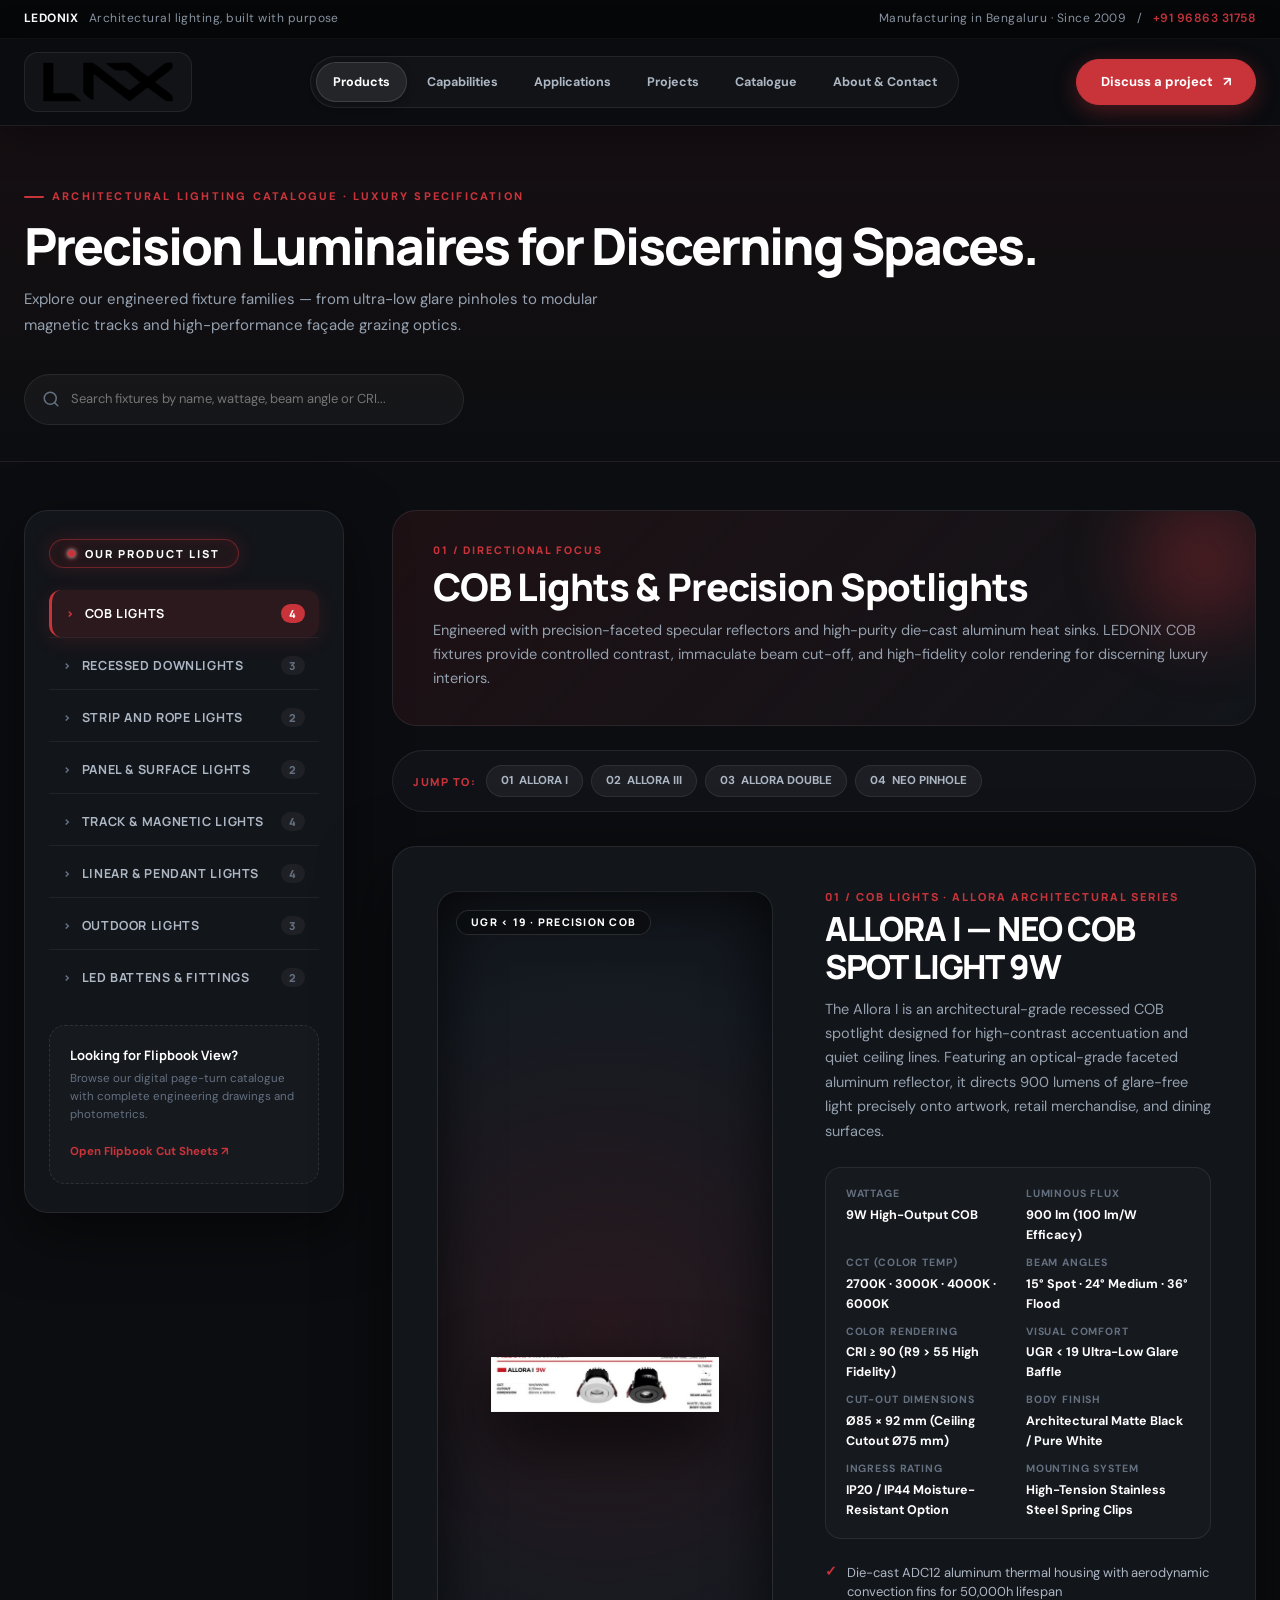
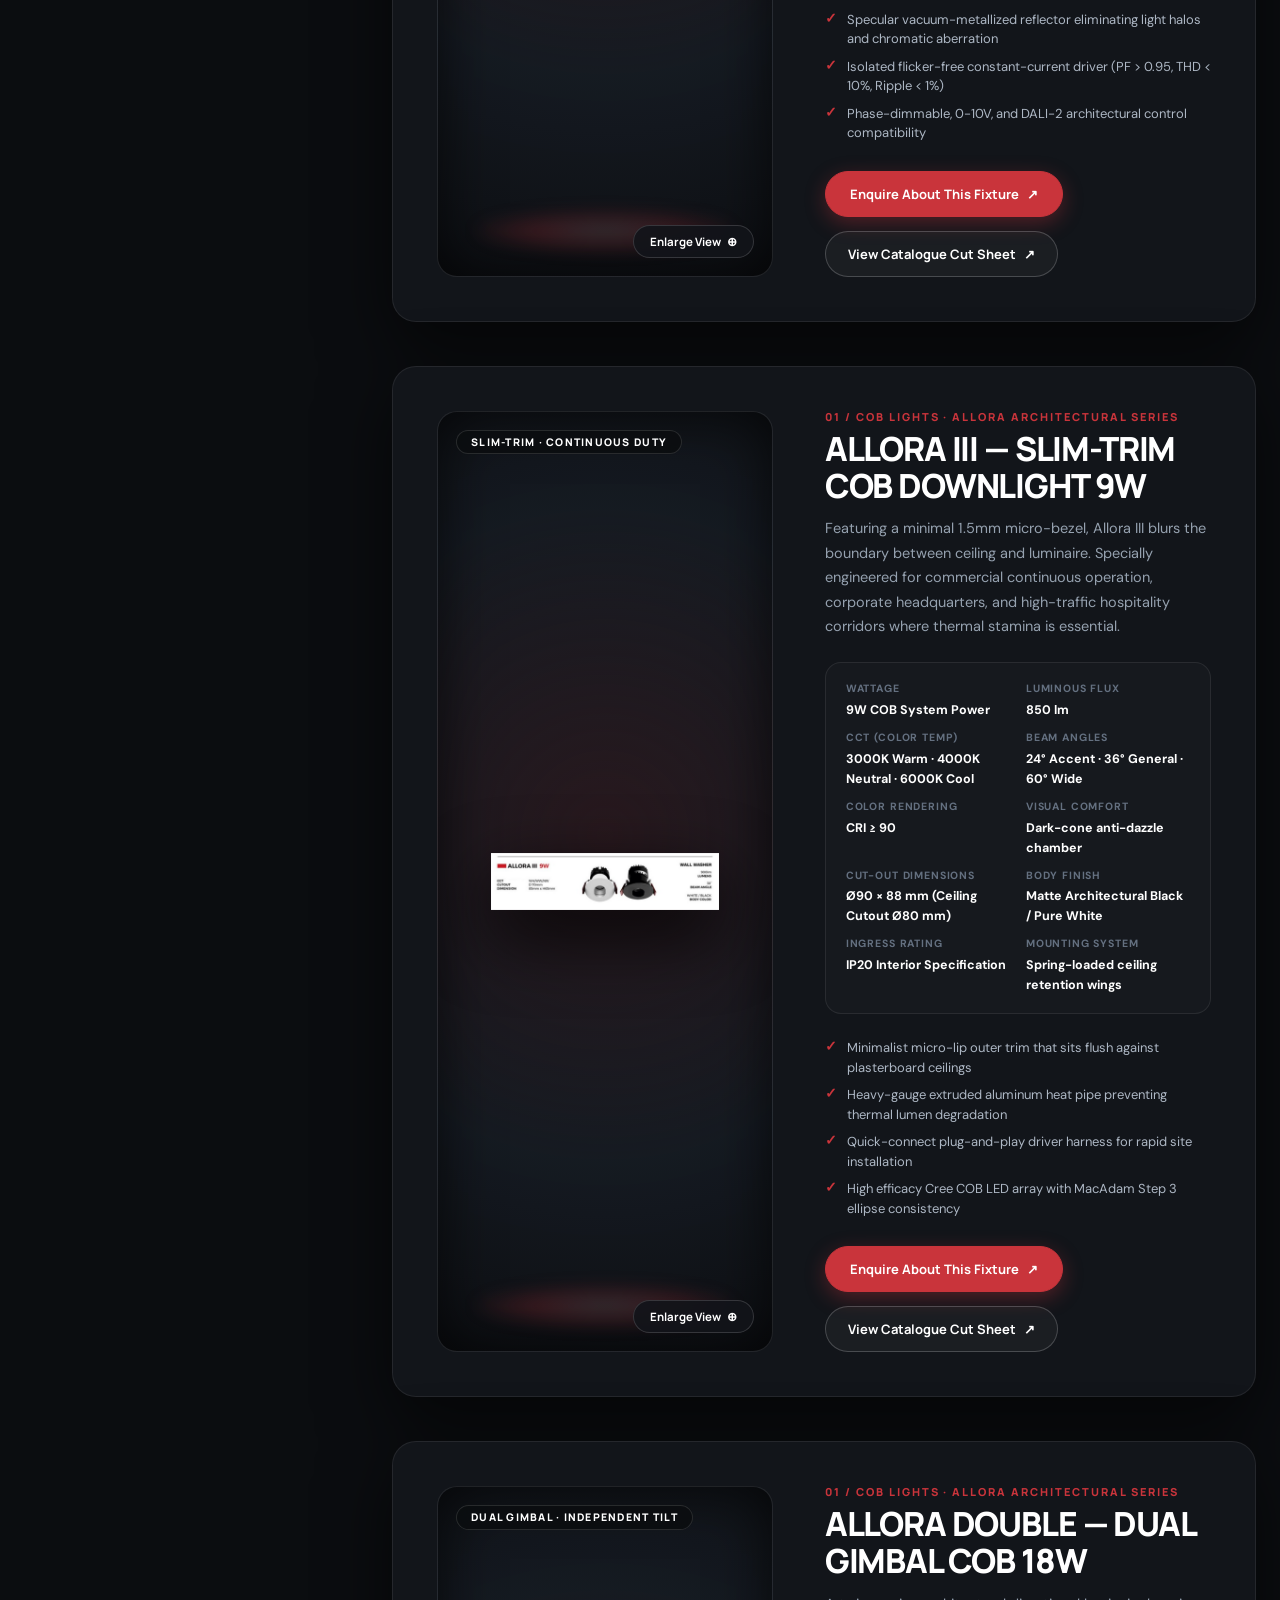
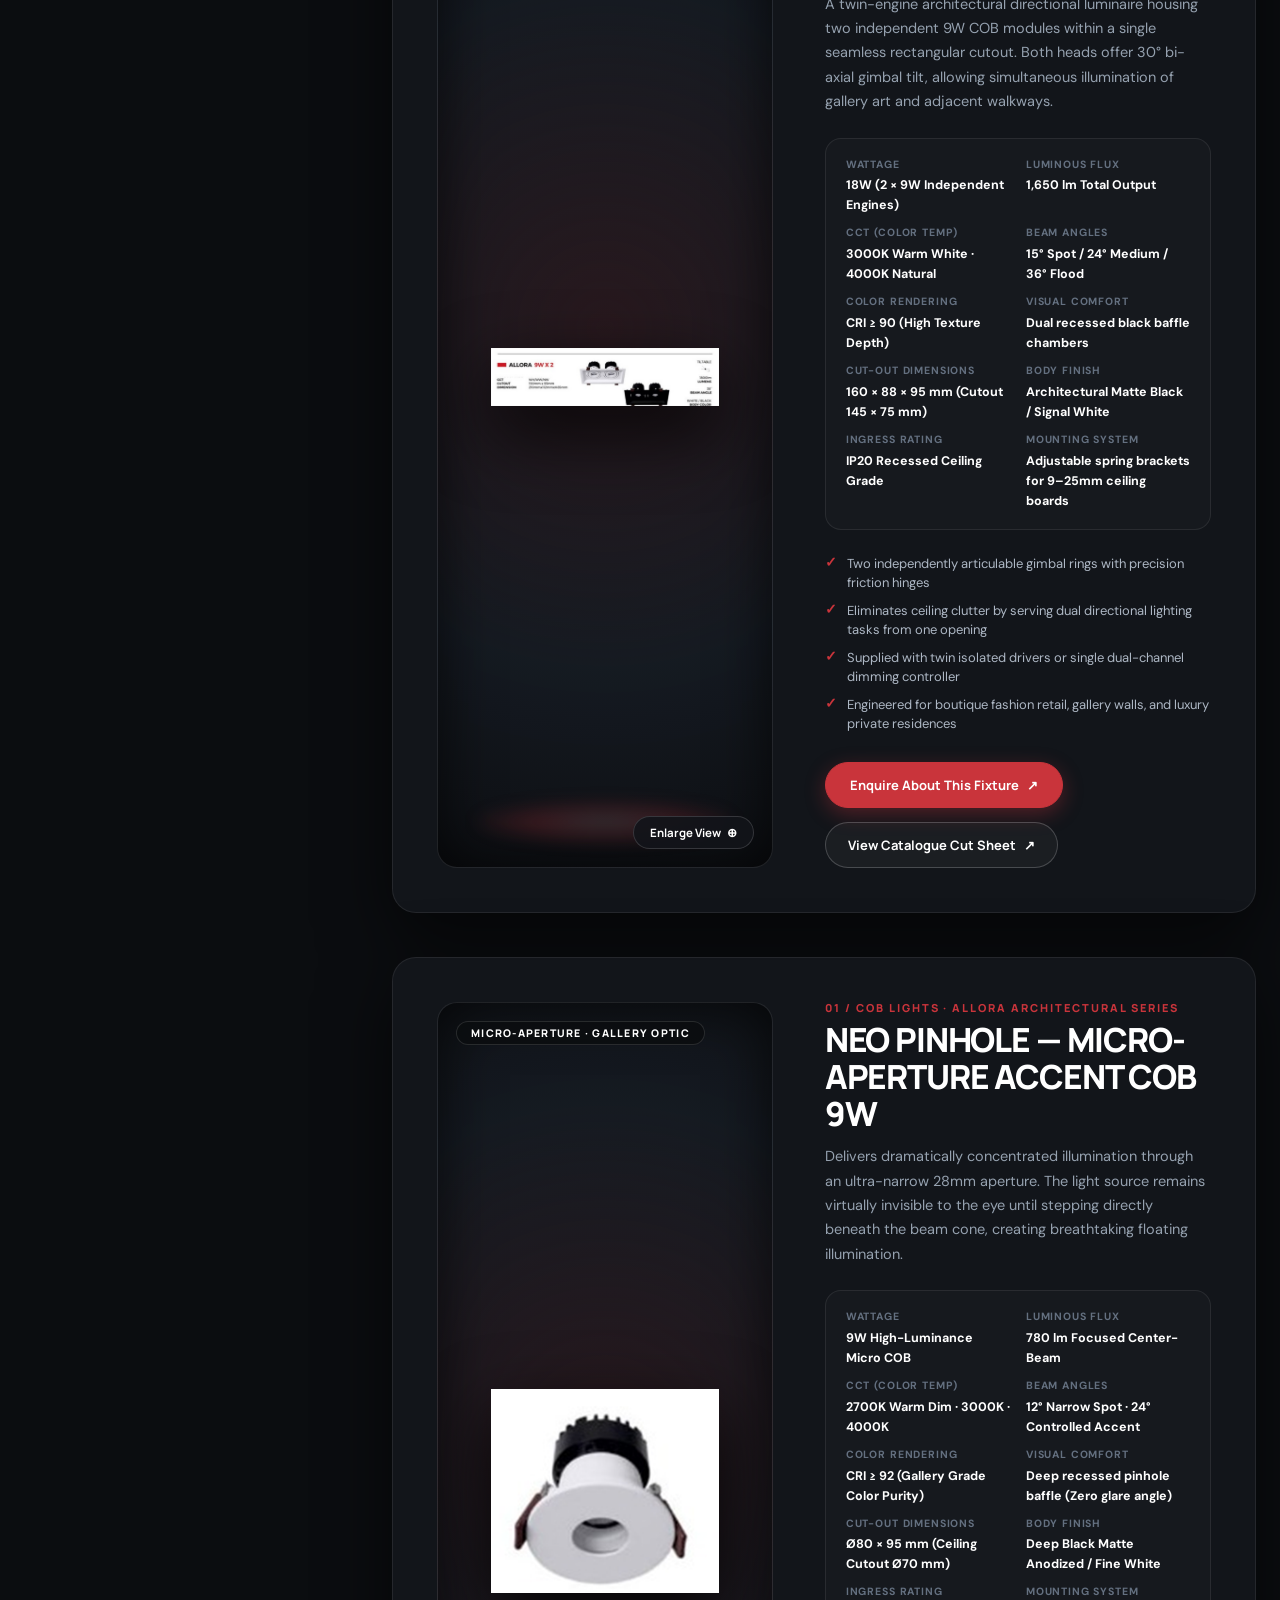
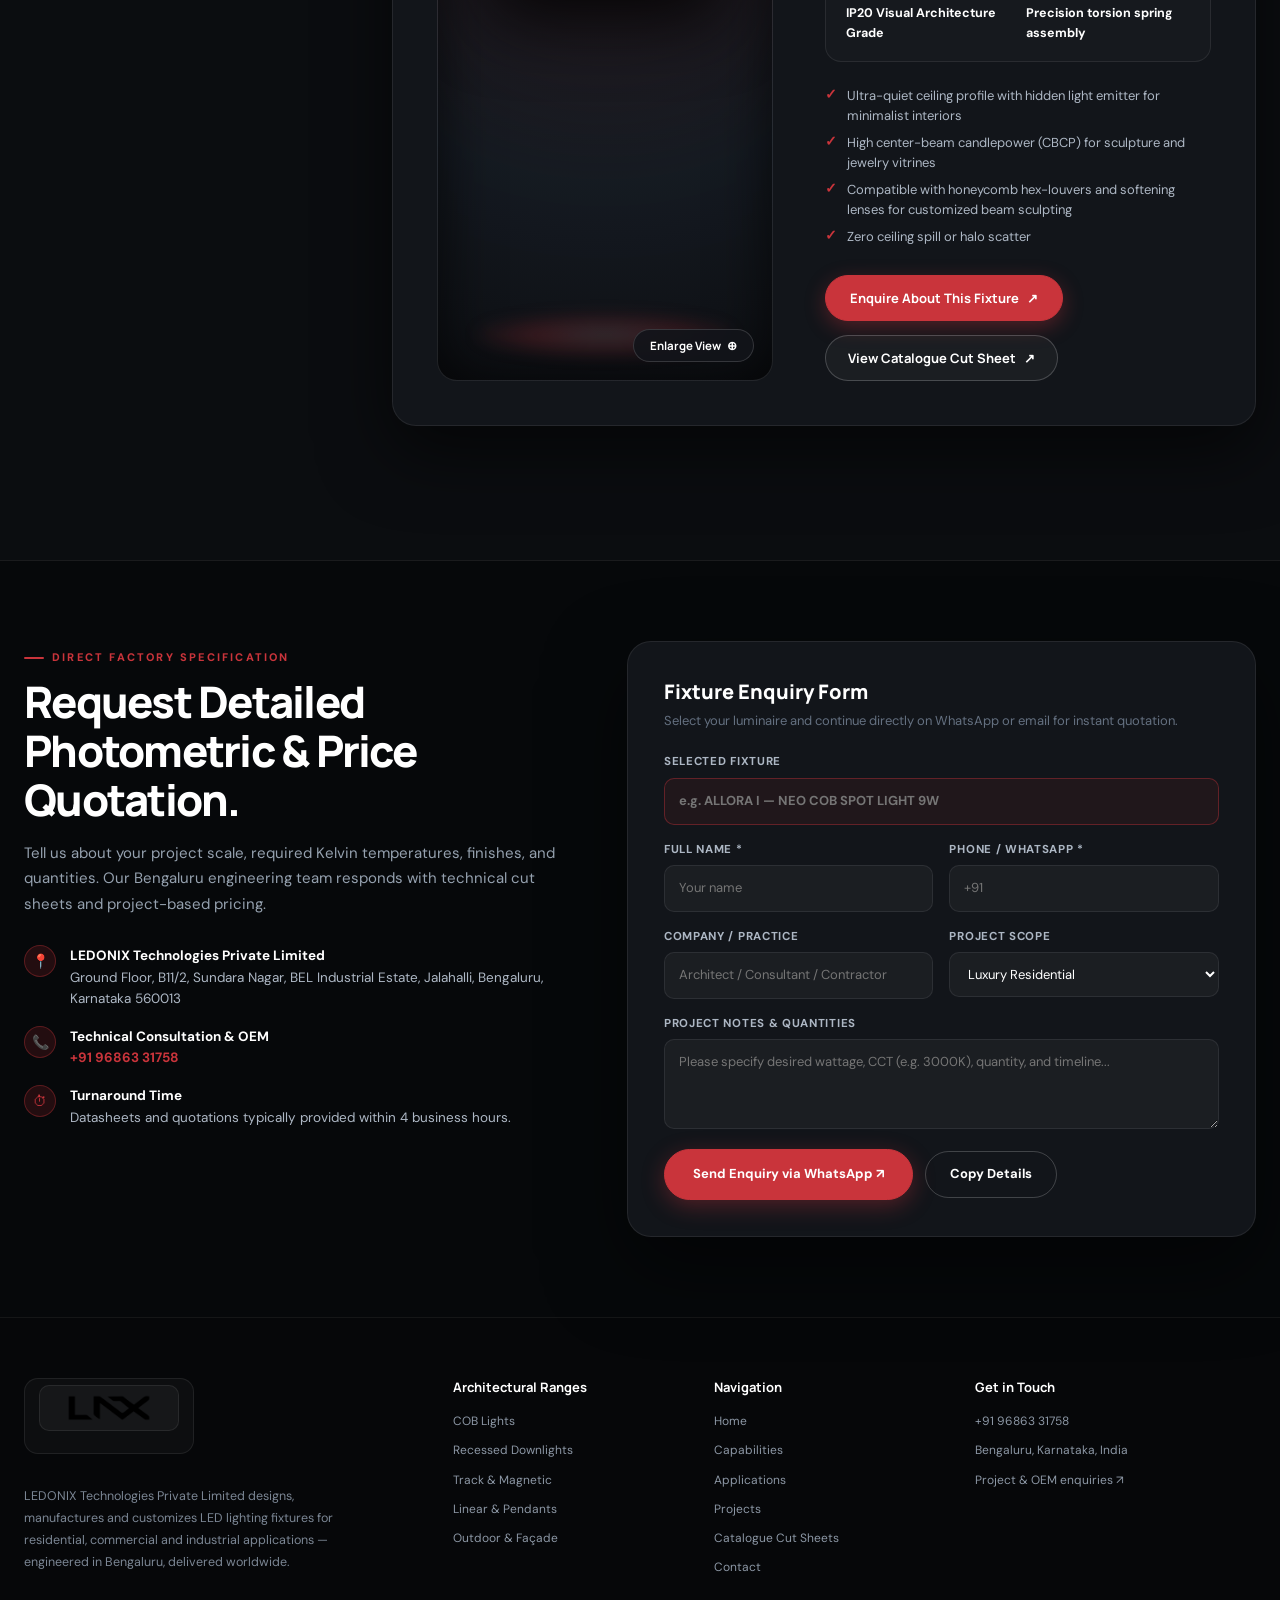
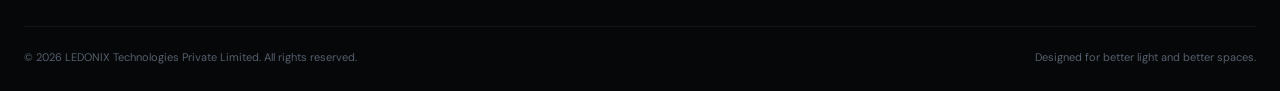
<file: products/index.html>
<!DOCTYPE html>
<html lang="en">
<head>
<meta charset="utf-8"/>
<meta http-equiv="refresh" content="0; url=../products.html"/>
<title>Redirecting to LEDONIX Products Catalogue...</title>
<link rel="canonical" href="../products.html"/>
<script>
  // Preserve hash and query parameters during redirection
  var target = '../products.html' + window.location.search + window.location.hash;
  window.location.replace(target);
</script>
</head>
<body style="background:#0b0d10; color:#fff; font-family:sans-serif; display:grid; place-items:center; min-height:100vh; margin:0; text-align:center;">
  <div>
    <p style="font-size:14px; color:#888;">Redirecting to the architectural products catalogue...</p>
    <a href="../products.html" style="color:#c9343b; text-decoration:none; font-weight:700;">Click here if not redirected automatically &rarr;</a>
  </div>
</body>
</html>
</file>
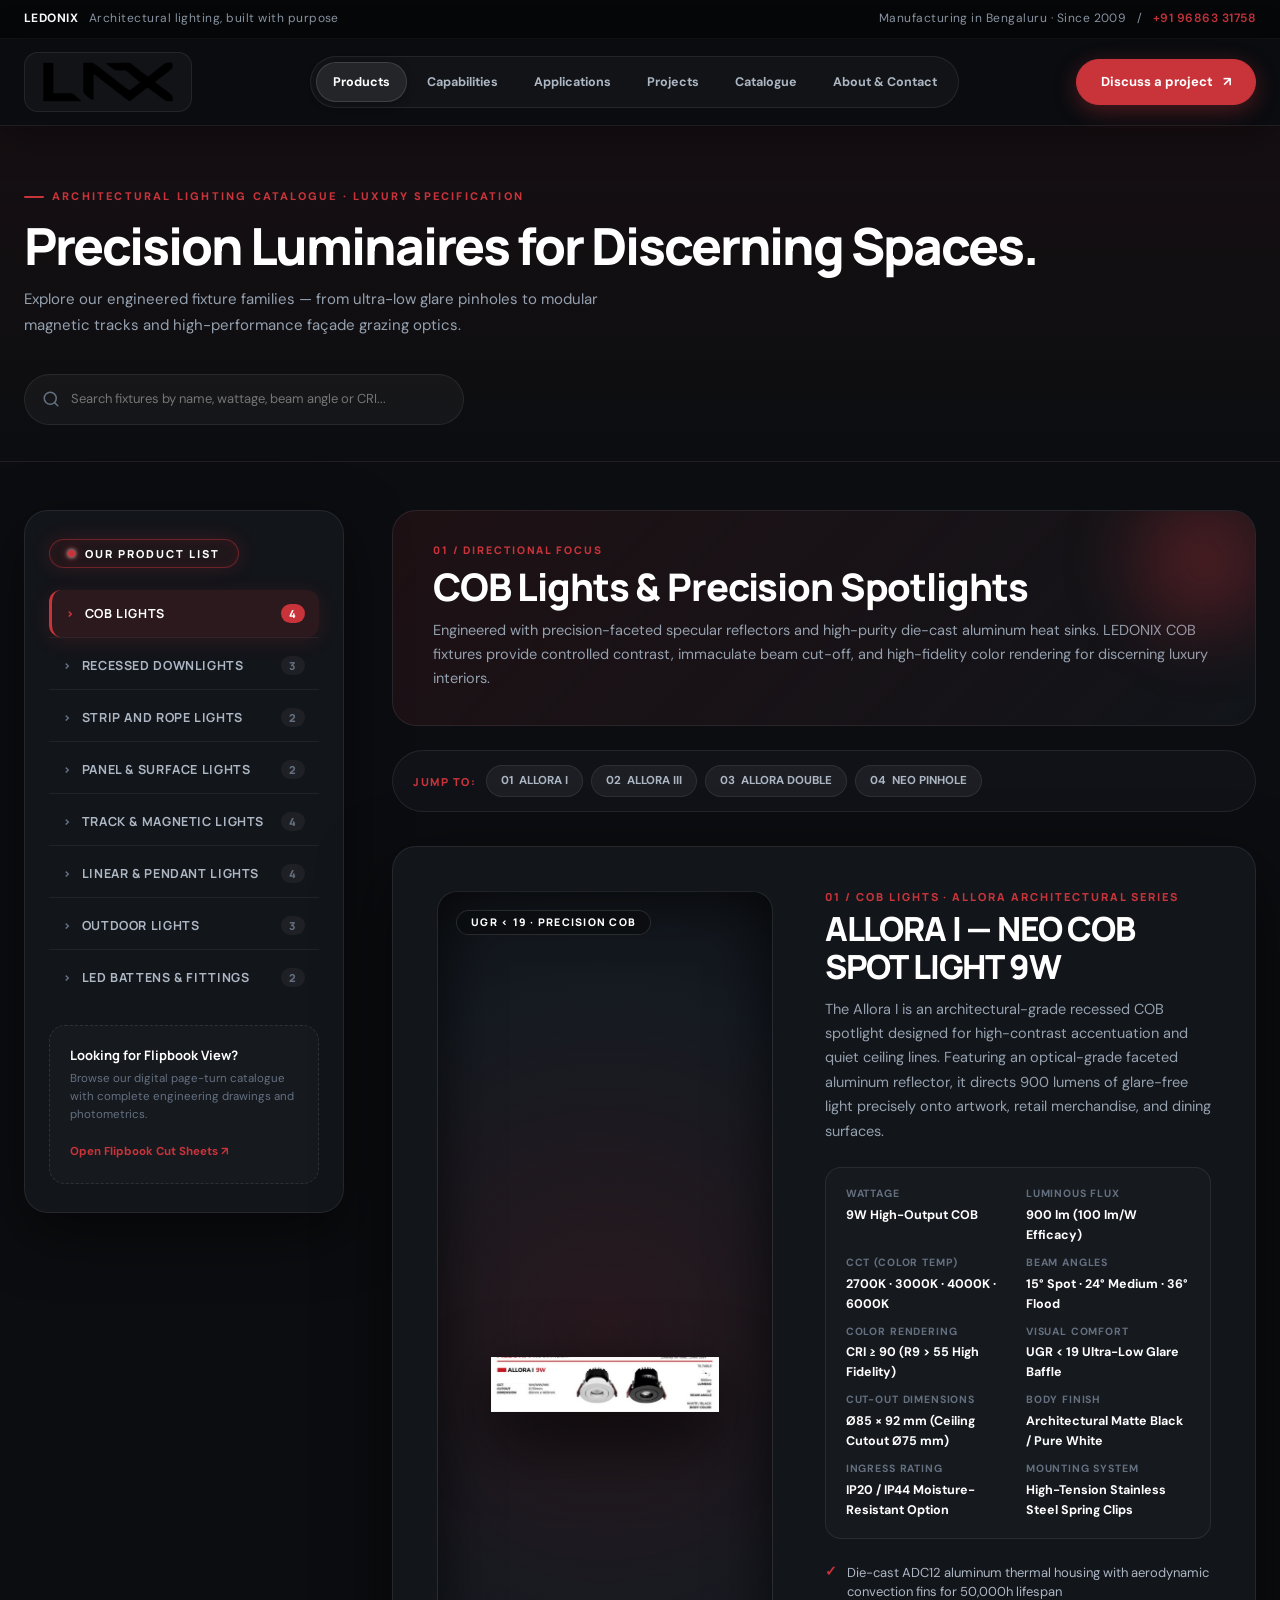
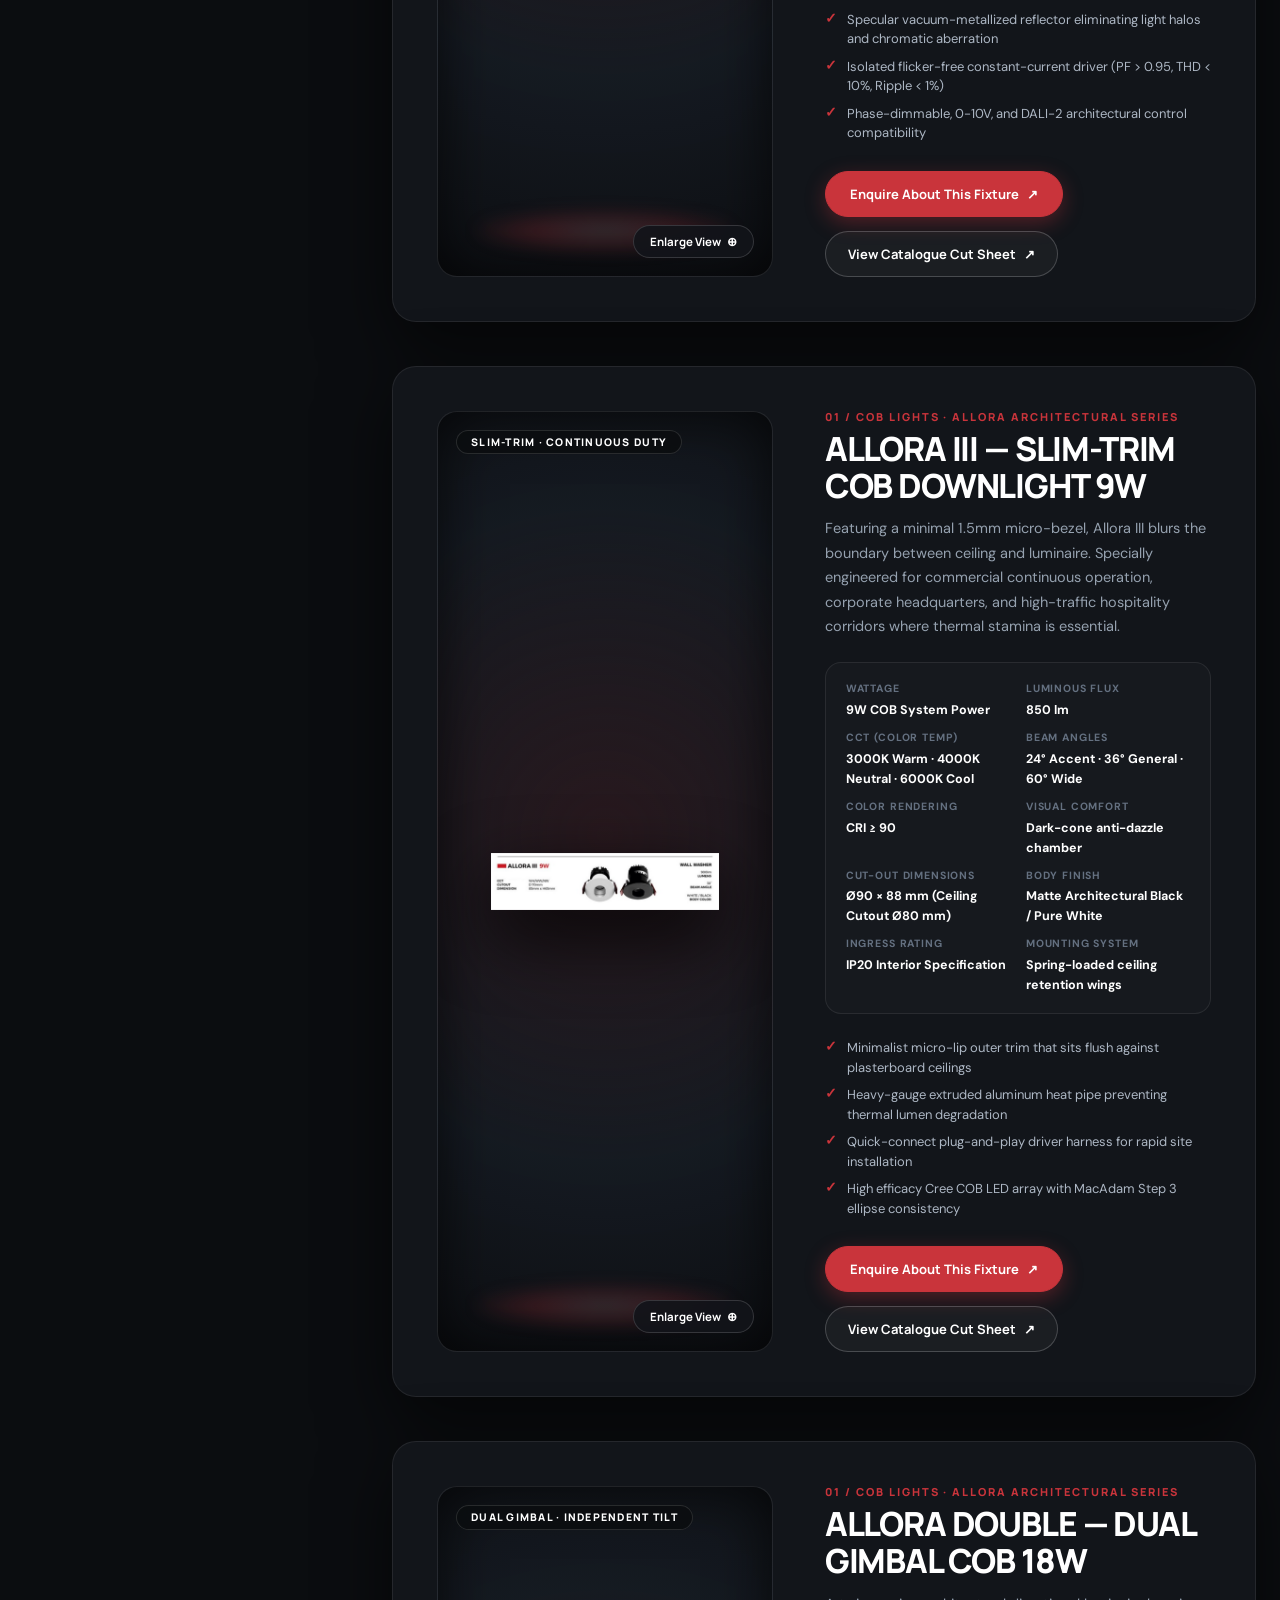
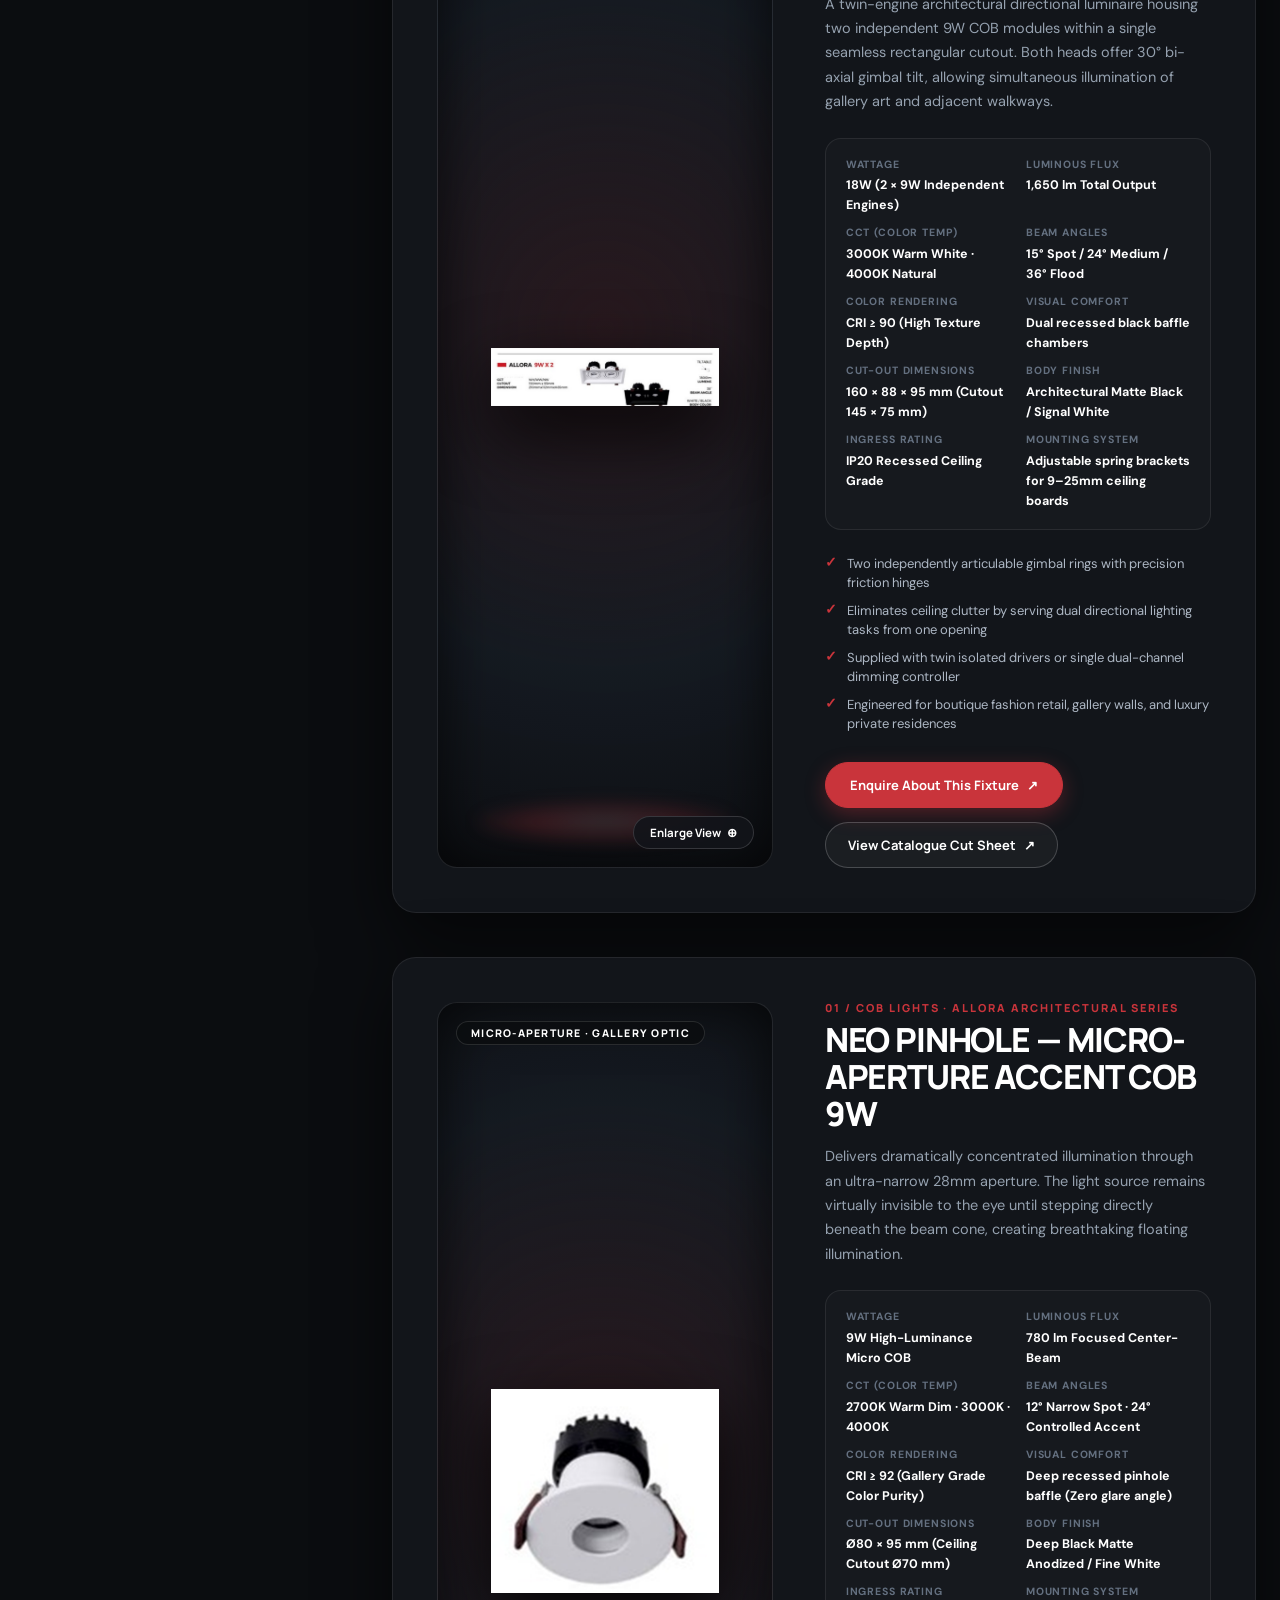
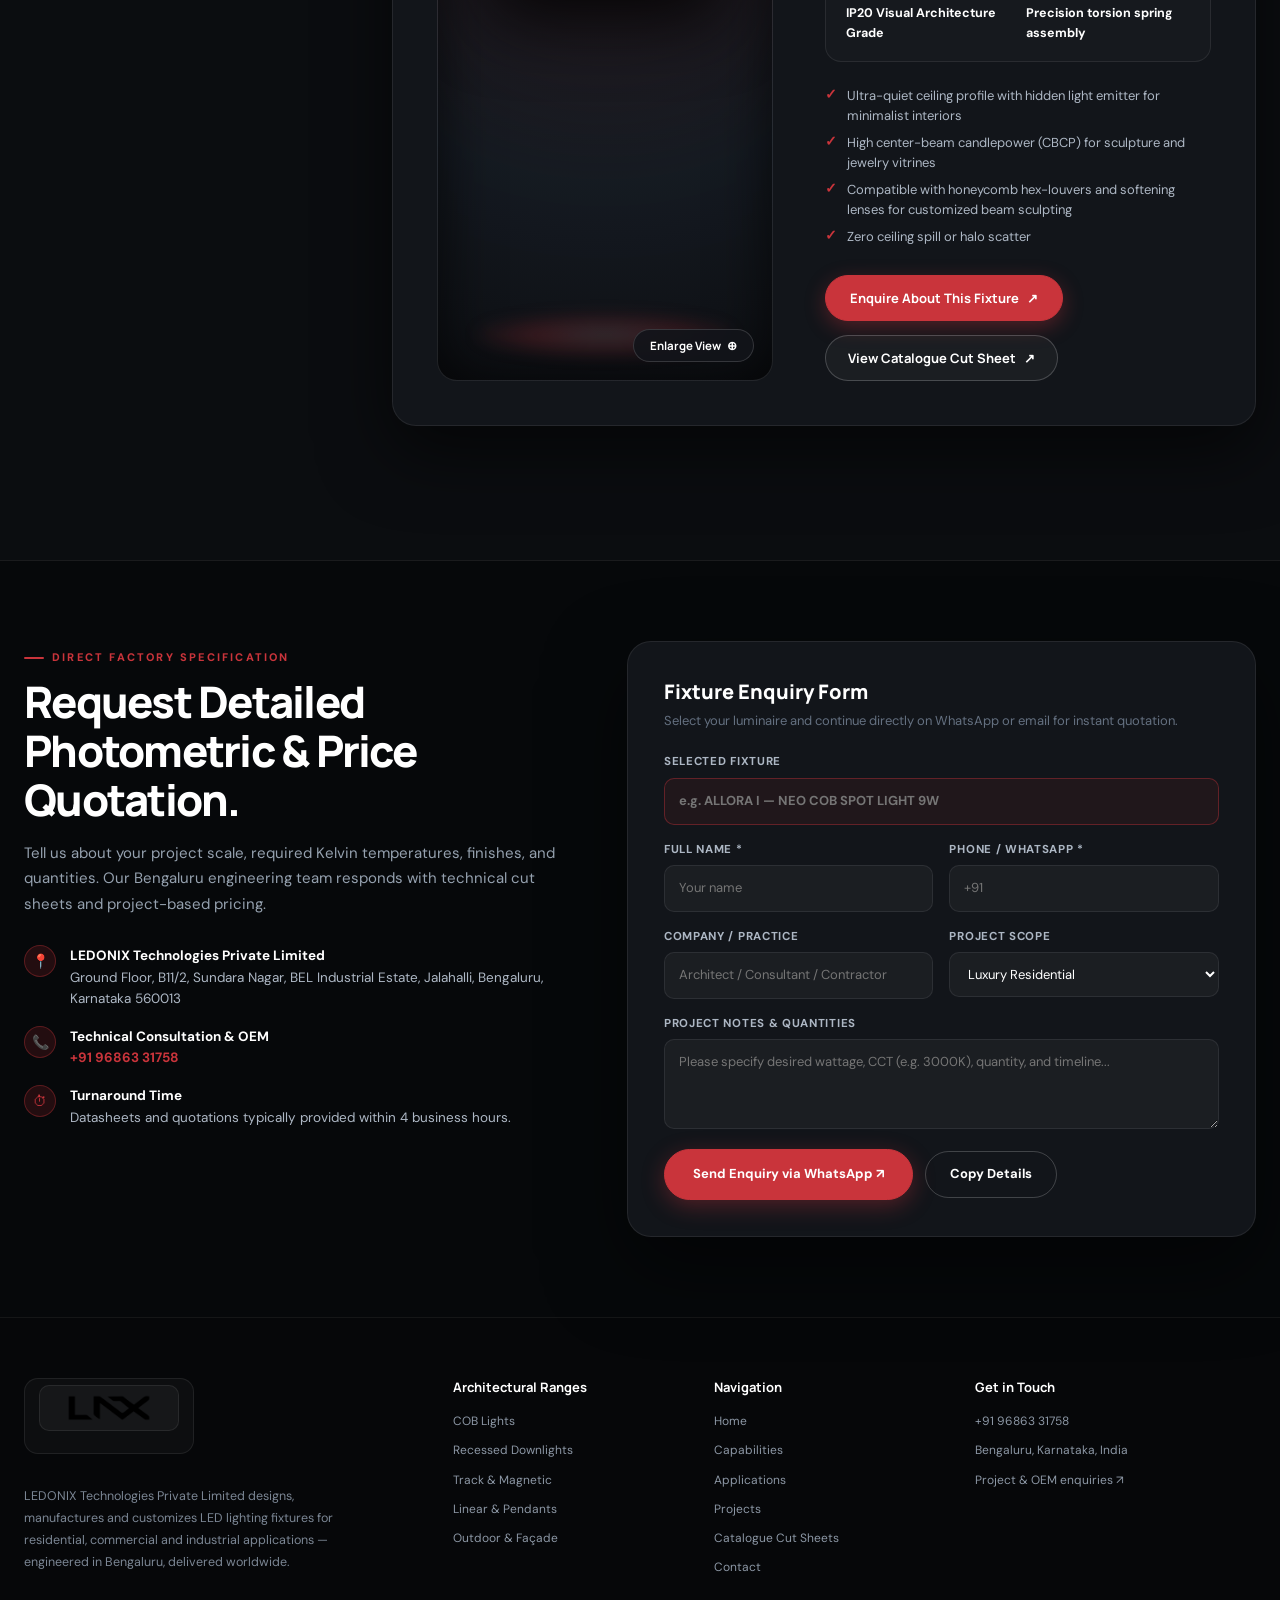
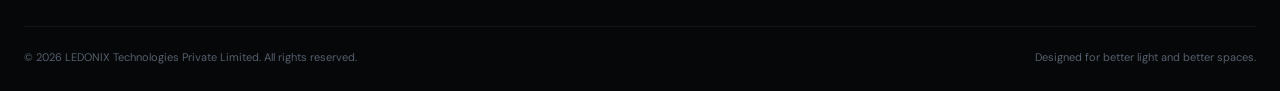
<file: products.html>
<!DOCTYPE html>
<html lang="en">
<head>
<meta charset="utf-8"/>
<meta content="width=device-width, initial-scale=1" name="viewport"/>
<title>Product Catalogue | LEDONIX Architectural &amp; Luxury LED Lighting</title>
<meta content="Explore the comprehensive LEDONIX architectural lighting catalogue: COB Lights, Recessed Downlights, Strip & Rope Lights, Panels, Track & Magnetic Systems, Linear Profiles, Outdoor Luminaires, and LED Battens." name="description"/>
<meta content="#0b0d10" name="theme-color"/>
<link rel="icon" type="image/x-icon" href="favicon.ico"/>
<link href="https://fonts.googleapis.com" rel="preconnect"/>
<link crossorigin="" href="https://fonts.gstatic.com" rel="preconnect"/>
<link href="https://fonts.googleapis.com/css2?family=DM+Sans:ital,wght@0,400;0,500;0,600;0,700;1,400&family=Manrope:wght@500;600;700;800&display=swap" rel="stylesheet"/>

<style>
/* ========================================================
   LEDONIX LUXURY ARCHITECTURAL LIGHTING SHOWCASE STYLES
   Theme: Deep Architectural Dark (#0b0d10 / #12151a)
   Accents: LEDONIX Brand Red (#c9343b / #ed2939)
======================================================== */
:root {
  --bg-main: #0b0d10;
  --bg-card: #12151a;
  --bg-card-alt: #161a22;
  --bg-stage: radial-gradient(circle at 50% 45%, rgba(201, 52, 59, 0.12) 0%, rgba(22, 27, 34, 0.95) 60%, #0d0f13 100%);
  --ink: #ffffff;
  --ink-muted: #95a1af;
  --ink-dim: #647080;
  --brand-red: #c9343b;
  --brand-red-glow: rgba(201, 52, 59, 0.35);
  --brand-red-subtle: rgba(201, 52, 59, 0.08);
  --line-glass: rgba(255, 255, 255, 0.08);
  --line-glass-active: rgba(201, 52, 59, 0.5);
  --line-divider: rgba(255, 255, 255, 0.06);
  --max-width: 1540px;
  --radius-lg: 24px;
  --radius-md: 16px;
  --radius-sm: 10px;
  --shadow-stage: 0 30px 80px rgba(0, 0, 0, 0.65);
  --shadow-glow: 0 0 25px rgba(201, 52, 59, 0.25);
}

*, *::before, *::after {
  box-sizing: border-box;
}

html {
  scroll-behavior: smooth;
  scroll-padding-top: 100px;
}

body {
  margin: 0;
  background-color: var(--bg-main);
  color: var(--ink);
  font-family: 'DM Sans', sans-serif;
  -webkit-font-smoothing: antialiased;
  line-height: 1.6;
  overflow-x: hidden;
}

a {
  color: inherit;
  text-decoration: none;
}

img {
  max-width: 100%;
  display: block;
}

button, input, select, textarea {
  font: inherit;
}

.wrap {
  width: min(var(--max-width), calc(100% - 48px));
  margin-inline: auto;
}

/* Top Announcement */
.announcement {
  background: #060709;
  color: #8c97a5;
  font-size: 12px;
  letter-spacing: 0.04em;
  border-bottom: 1px solid rgba(255, 255, 255, 0.05);
}
.announcement .wrap {
  min-height: 38px;
  display: flex;
  justify-content: space-between;
  align-items: center;
  gap: 16px;
}
.announcement strong {
  color: #fff;
  font-weight: 700;
}
.announcement a {
  color: var(--brand-red);
  font-weight: 600;
}

/* Navigation Bar */
.nav-shell {
  position: sticky;
  top: 0;
  z-index: 90;
  background: rgba(11, 13, 16, 0.94);
  backdrop-filter: blur(20px);
  -webkit-backdrop-filter: blur(20px);
  border-bottom: 1px solid var(--line-glass);
  box-shadow: 0 10px 40px rgba(0, 0, 0, 0.4);
}
nav {
  height: 86px;
  display: flex;
  align-items: center;
  justify-content: space-between;
  gap: 28px;
}
.brand {
  display: flex;
  align-items: center;
  gap: 12px;
  padding: 6px 14px;
  background: rgba(255, 255, 255, 0.03);
  border: 1px solid var(--line-glass);
  border-radius: 14px;
  transition: all 0.25s ease;
}
.brand:hover {
  border-color: rgba(201, 52, 59, 0.4);
  background: rgba(201, 52, 59, 0.05);
}
.brand-official-logo {
  width: 138px;
  max-height: 46px;
  object-fit: contain;
}
.nav-links {
  display: flex;
  align-items: center;
  gap: 4px;
  border: 1px solid var(--line-glass);
  border-radius: 999px;
  background: rgba(255, 255, 255, 0.03);
  padding: 5px;
}
.nav-links a {
  padding: 9px 16px;
  border-radius: 999px;
  font-size: 12.5px;
  font-weight: 700;
  color: #adb7c4;
  transition: all 0.2s ease;
}
.nav-links a:hover,
.nav-links a.active {
  color: #fff;
  background: rgba(255, 255, 255, 0.08);
  box-shadow: 0 2px 10px rgba(0, 0, 0, 0.25);
}
.nav-links a.active {
  border: 1px solid rgba(255, 255, 255, 0.12);
  color: #ffffff;
}
.nav-cta, .btn {
  display: inline-flex;
  align-items: center;
  justify-content: center;
  gap: 10px;
  padding: 12px 24px;
  border-radius: 999px;
  background: var(--brand-red);
  color: #fff;
  font-size: 13px;
  font-weight: 700;
  border: 1px solid var(--brand-red);
  box-shadow: 0 6px 22px var(--brand-red-glow);
  transition: all 0.25s ease;
  cursor: pointer;
}
.nav-cta:hover, .btn:hover {
  background: #e5232e;
  border-color: #e5232e;
  transform: translateY(-2px);
  box-shadow: 0 10px 30px rgba(229, 35, 46, 0.45);
}
.btn-outline {
  background: transparent;
  color: #fff;
  border: 1px solid rgba(255, 255, 255, 0.2);
  box-shadow: none;
}
.btn-outline:hover {
  background: rgba(255, 255, 255, 0.08);
  border-color: #fff;
  box-shadow: 0 6px 20px rgba(0,0,0,0.3);
}
.menu-toggle {
  display: none;
  border: 1px solid var(--line-glass);
  background: rgba(255, 255, 255, 0.05);
  color: #fff;
  font-size: 22px;
  padding: 8px 12px;
  border-radius: 10px;
  cursor: pointer;
}

/* Catalogue Page Header Section */
.catalogue-header {
  padding: 54px 0 36px;
  border-bottom: 1px solid var(--line-divider);
  background: linear-gradient(180deg, rgba(201, 52, 59, 0.06) 0%, transparent 100%);
}
.catalogue-header-row {
  display: flex;
  justify-content: space-between;
  align-items: flex-end;
  gap: 36px;
  flex-wrap: wrap;
}
.header-kicker {
  display: inline-flex;
  align-items: center;
  gap: 8px;
  font-size: 11px;
  letter-spacing: 0.2em;
  text-transform: uppercase;
  font-weight: 800;
  color: var(--brand-red);
  margin-bottom: 12px;
}
.header-kicker::before {
  content: '';
  width: 20px;
  height: 2px;
  background: var(--brand-red);
  border-radius: 2px;
}
.catalogue-header h1 {
  font: 800 clamp(34px, 4vw, 52px)/1.08 'Manrope', sans-serif;
  letter-spacing: -0.04em;
  color: #ffffff;
  margin: 0 0 14px;
}
.catalogue-header p {
  color: var(--ink-muted);
  font-size: 15px;
  line-height: 1.7;
  max-width: 600px;
  margin: 0;
}
.header-search-wrap {
  position: relative;
  min-width: 320px;
  max-width: 440px;
  flex: 1;
}
.header-search-wrap input {
  width: 100%;
  background: rgba(255, 255, 255, 0.04);
  border: 1px solid var(--line-glass);
  border-radius: 999px;
  padding: 14px 22px 14px 46px;
  color: #fff;
  font-size: 13px;
  outline: none;
  transition: all 0.25s ease;
}
.header-search-wrap input:focus {
  border-color: var(--brand-red);
  background: rgba(255, 255, 255, 0.08);
  box-shadow: 0 0 20px var(--brand-red-glow);
}
.header-search-wrap svg {
  position: absolute;
  left: 18px;
  top: 50%;
  transform: translateY(-50%);
  width: 18px;
  height: 18px;
  stroke: var(--ink-dim);
  pointer-events: none;
}

/* ========================================================
   MAIN SHOWCASE LAYOUT (Sidebar + Full Screen Content)
======================================================== */
.showcase-layout {
  display: flex;
  gap: 48px;
  padding: 48px 0 90px;
  align-items: flex-start;
}

/* Category Sidebar ("Our Product List") */
.showcase-sidebar {
  flex: 0 0 320px;
  position: sticky;
  top: 110px;
  background: var(--bg-card);
  border: 1px solid var(--line-glass);
  border-radius: var(--radius-lg);
  padding: 28px 24px;
  box-shadow: 0 20px 60px rgba(0, 0, 0, 0.5);
}

/* Illuminated Pill Badge */
.sidebar-badge {
  display: inline-flex;
  align-items: center;
  gap: 10px;
  padding: 8px 18px;
  border-radius: 999px;
  background: var(--brand-red-subtle);
  border: 1px solid rgba(201, 52, 59, 0.45);
  box-shadow: 0 0 20px rgba(201, 52, 59, 0.2), inset 0 0 10px rgba(201, 52, 59, 0.1);
  font: 800 11px/1 'Manrope', sans-serif;
  letter-spacing: 0.18em;
  text-transform: uppercase;
  color: #ffffff;
  margin-bottom: 22px;
}
.pulse-dot {
  width: 7px;
  height: 7px;
  border-radius: 50%;
  background: var(--brand-red);
  box-shadow: 0 0 10px var(--brand-red), 0 0 4px #fff;
  animation: pulseGlow 2.2s infinite ease-in-out;
}
@keyframes pulseGlow {
  0%, 100% { transform: scale(1); opacity: 1; }
  50% { transform: scale(1.35); opacity: 0.65; }
}

/* Category List Items */
.category-nav-list {
  display: flex;
  flex-direction: column;
  gap: 4px;
  margin: 0;
  padding: 0;
  list-style: none;
}
.category-nav-item {
  border-bottom: 1px solid var(--line-divider);
}
.category-nav-item:last-child {
  border-bottom: none;
}
.category-nav-link {
  display: flex;
  align-items: center;
  justify-content: space-between;
  padding: 14px 14px;
  border-radius: 12px;
  color: #adb7c4;
  font: 700 12.5px 'Manrope', sans-serif;
  letter-spacing: 0.05em;
  text-transform: uppercase;
  transition: all 0.22s ease;
  cursor: pointer;
  position: relative;
}
.category-nav-link .link-prefix {
  margin-right: 10px;
  color: var(--ink-dim);
  transition: all 0.22s ease;
  font-weight: 800;
}
.category-nav-link .link-label {
  flex: 1;
}
.category-nav-link .link-count {
  font-size: 11px;
  font-weight: 800;
  color: var(--ink-dim);
  background: rgba(255, 255, 255, 0.05);
  padding: 2px 8px;
  border-radius: 999px;
  transition: all 0.2s ease;
}

/* Hover & Active States */
.category-nav-link:hover {
  color: #ffffff;
  background: rgba(255, 255, 255, 0.04);
  transform: translateX(3px);
}
.category-nav-link:hover .link-prefix {
  color: var(--brand-red);
  transform: translateX(2px);
}

.category-nav-item.is-active .category-nav-link {
  color: #ffffff;
  background: rgba(201, 52, 59, 0.14);
  border-left: 3px solid var(--brand-red);
  box-shadow: 0 4px 20px rgba(201, 52, 59, 0.15);
}
.category-nav-item.is-active .link-prefix {
  color: var(--brand-red);
  font-weight: 900;
}
.category-nav-item.is-active .link-count {
  background: var(--brand-red);
  color: #ffffff;
}

/* Sidebar Help Box */
.sidebar-help-card {
  margin-top: 24px;
  padding: 20px;
  border-radius: var(--radius-md);
  background: rgba(255, 255, 255, 0.02);
  border: 1px dashed rgba(255, 255, 255, 0.1);
}
.sidebar-help-card h4 {
  font: 700 13px 'Manrope', sans-serif;
  color: #fff;
  margin: 0 0 6px;
}
.sidebar-help-card p {
  font-size: 11.5px;
  color: var(--ink-dim);
  margin: 0 0 14px;
  line-height: 1.55;
}
.sidebar-help-card a {
  display: inline-flex;
  align-items: center;
  gap: 6px;
  font-size: 11.5px;
  font-weight: 700;
  color: var(--brand-red);
}
.sidebar-help-card a:hover {
  text-decoration: underline;
}

/* ========================================================
   CONTENT AREA & FULL SCREEN PRODUCT PRESENTATION
======================================================== */
.showcase-content {
  flex: 1;
  min-width: 0;
}

/* Category Header Banner */
.category-banner {
  background: linear-gradient(135deg, rgba(201, 52, 59, 0.1) 0%, rgba(18, 21, 26, 0.95) 100%);
  border: 1px solid var(--line-glass);
  border-radius: var(--radius-lg);
  padding: 34px 40px;
  margin-bottom: 24px;
  position: relative;
  overflow: hidden;
}
.category-banner::after {
  content: '';
  position: absolute;
  top: -60px;
  right: -60px;
  width: 220px;
  height: 220px;
  background: radial-gradient(circle, var(--brand-red-glow) 0%, transparent 70%);
  filter: blur(25px);
  pointer-events: none;
}
.banner-badge {
  font: 800 10.5px/1 'Manrope', sans-serif;
  letter-spacing: 0.18em;
  text-transform: uppercase;
  color: var(--brand-red);
  margin-bottom: 10px;
}
.category-banner h2 {
  font: 800 clamp(26px, 3vw, 38px)/1.15 'Manrope', sans-serif;
  letter-spacing: -0.03em;
  color: #fff;
  margin: 0 0 10px;
}
.category-banner p {
  font-size: 14.5px;
  color: var(--ink-muted);
  line-height: 1.65;
  max-width: 780px;
  margin: 0;
}

/* Top Quick-Jump Pill Bar (Jump to any fixture within category) */
.quick-jump-bar {
  display: flex;
  align-items: center;
  gap: 10px;
  padding: 14px 20px;
  background: rgba(18, 21, 26, 0.85);
  backdrop-filter: blur(12px);
  border: 1px solid var(--line-glass);
  border-radius: 999px;
  margin-bottom: 34px;
  overflow-x: auto;
  scrollbar-width: thin;
}
.quick-jump-label {
  font: 800 11px/1 'Manrope', sans-serif;
  letter-spacing: 0.14em;
  text-transform: uppercase;
  color: var(--brand-red);
  white-space: nowrap;
}
.quick-jump-pills {
  display: flex;
  align-items: center;
  gap: 8px;
  flex-wrap: nowrap;
}
.quick-jump-pill {
  display: inline-flex;
  align-items: center;
  gap: 6px;
  padding: 6px 14px;
  border-radius: 999px;
  background: rgba(255, 255, 255, 0.05);
  border: 1px solid var(--line-glass);
  color: #adb7c4;
  font-size: 11.5px;
  font-weight: 700;
  white-space: nowrap;
  transition: all 0.2s ease;
  cursor: pointer;
}
.quick-jump-pill:hover {
  background: #ffffff;
  color: #0b0d10;
  border-color: #ffffff;
  transform: translateY(-1px);
}

/* Full Screen-Width Product Showcase (1 Product per Section) */
.product-showcase-section {
  background: var(--bg-card);
  border: 1px solid var(--line-glass);
  border-radius: var(--radius-lg);
  padding: 44px;
  margin-bottom: 44px;
  box-shadow: 0 25px 70px rgba(0, 0, 0, 0.6);
  display: grid;
  grid-template-columns: 1fr 1.15fr;
  gap: 52px;
  align-items: center;
  position: relative;
  transition: border-color 0.3s ease, box-shadow 0.3s ease;
}
.product-showcase-section:hover {
  border-color: rgba(201, 52, 59, 0.3);
  box-shadow: 0 35px 90px rgba(0, 0, 0, 0.75), 0 0 30px rgba(201, 52, 59, 0.08);
}

/* Visual Stage */
.visual-stage {
  position: relative;
  background: var(--bg-stage);
  border: 1px solid rgba(255, 255, 255, 0.08);
  border-radius: 20px;
  min-height: 480px;
  height: 100%;
  display: flex;
  align-items: center;
  justify-content: center;
  padding: 40px;
  overflow: hidden;
  box-shadow: inset 0 0 60px rgba(0, 0, 0, 0.7);
}

/* Pedestal Depth Oval Reflection */
.pedestal-floor {
  position: absolute;
  bottom: 24px;
  left: 50%;
  transform: translateX(-50%);
  width: 78%;
  height: 42px;
  border-radius: 50%;
  background: radial-gradient(ellipse at center, rgba(255, 255, 255, 0.12) 0%, rgba(201, 52, 59, 0.22) 40%, transparent 80%);
  filter: blur(8px);
  pointer-events: none;
}

/* Product Image on Stage */
.stage-img {
  max-height: 340px;
  max-width: 90%;
  width: auto;
  height: auto;
  object-fit: contain;
  filter: drop-shadow(0 25px 35px rgba(0, 0, 0, 0.85));
  transition: transform 0.45s cubic-bezier(0.2, 0.8, 0.2, 1);
  position: relative;
  z-index: 2;
}
.visual-stage:hover .stage-img {
  transform: scale(1.06) translateY(-4px);
}

/* Model / Series Badge */
.stage-badge {
  position: absolute;
  top: 18px;
  left: 18px;
  z-index: 3;
  background: rgba(11, 13, 16, 0.85);
  backdrop-filter: blur(10px);
  border: 1px solid rgba(255, 255, 255, 0.12);
  border-radius: 999px;
  padding: 6px 14px;
  font: 800 10.5px/1 'Manrope', sans-serif;
  letter-spacing: 0.12em;
  text-transform: uppercase;
  color: #ffffff;
}

/* Enlarge View Lightbox Button */
.btn-enlarge {
  position: absolute;
  bottom: 18px;
  right: 18px;
  z-index: 3;
  background: rgba(18, 21, 26, 0.9);
  backdrop-filter: blur(12px);
  border: 1px solid rgba(255, 255, 255, 0.15);
  color: #ffffff;
  border-radius: 999px;
  padding: 8px 16px;
  font: 700 11.5px 'Manrope', sans-serif;
  cursor: pointer;
  display: inline-flex;
  align-items: center;
  gap: 6px;
  transition: all 0.2s ease;
}
.btn-enlarge:hover {
  background: var(--brand-red);
  border-color: var(--brand-red);
  transform: scale(1.04);
  box-shadow: 0 4px 16px var(--brand-red-glow);
}

/* Information Pane */
.info-pane {
  display: flex;
  flex-direction: column;
}
.info-category-tag {
  font: 800 11px/1 'Manrope', sans-serif;
  letter-spacing: 0.18em;
  text-transform: uppercase;
  color: var(--brand-red);
  margin-bottom: 8px;
}
.info-title {
  font: 800 clamp(26px, 2.6vw, 36px)/1.12 'Manrope', sans-serif;
  letter-spacing: -0.035em;
  color: #ffffff;
  margin: 0 0 12px;
}
.info-desc {
  font-size: 14.5px;
  color: var(--ink-muted);
  line-height: 1.68;
  margin: 0 0 24px;
}

/* 2-Column Key Specifications Grid */
.specs-grid {
  display: grid;
  grid-template-columns: 1fr 1fr;
  gap: 10px 16px;
  background: rgba(255, 255, 255, 0.02);
  border: 1px solid var(--line-glass);
  border-radius: var(--radius-md);
  padding: 18px 20px;
  margin-bottom: 24px;
}
.spec-item {
  display: flex;
  flex-direction: column;
}
.spec-key {
  font-size: 10.5px;
  font-weight: 700;
  letter-spacing: 0.08em;
  text-transform: uppercase;
  color: var(--ink-dim);
  margin-bottom: 2px;
}
.spec-val {
  font-size: 12.5px;
  font-weight: 700;
  color: #ffffff;
}

/* Bulleted Optical / Engineering Highlights */
.highlights-list {
  margin: 0 0 28px;
  padding: 0;
  list-style: none;
  display: flex;
  flex-direction: column;
  gap: 8px;
}
.highlights-list li {
  display: flex;
  align-items: flex-start;
  gap: 10px;
  font-size: 13px;
  color: #adb7c4;
  line-height: 1.5;
}
.highlights-list li::before {
  content: '✓';
  color: var(--brand-red);
  font-weight: 900;
  font-size: 14px;
  line-height: 1.2;
}

/* Action Buttons Row */
.action-buttons-row {
  display: flex;
  align-items: center;
  gap: 14px;
  flex-wrap: wrap;
}
.btn-enquire-fixture {
  background: var(--brand-red);
  color: #fff;
  border: 1px solid var(--brand-red);
  padding: 13px 24px;
  border-radius: 999px;
  font: 700 13px 'Manrope', sans-serif;
  cursor: pointer;
  display: inline-flex;
  align-items: center;
  gap: 8px;
  box-shadow: 0 6px 20px var(--brand-red-glow);
  transition: all 0.25s ease;
}
.btn-enquire-fixture:hover {
  background: #e5232e;
  border-color: #e5232e;
  transform: translateY(-2px);
  box-shadow: 0 10px 28px rgba(229, 35, 46, 0.4);
}
.btn-catalogue-cutsheet {
  background: rgba(255, 255, 255, 0.04);
  color: #ffffff;
  border: 1px solid rgba(255, 255, 255, 0.2);
  padding: 13px 22px;
  border-radius: 999px;
  font: 700 13px 'Manrope', sans-serif;
  display: inline-flex;
  align-items: center;
  gap: 8px;
  transition: all 0.25s ease;
}
.btn-catalogue-cutsheet:hover {
  background: rgba(255, 255, 255, 0.1);
  border-color: #ffffff;
  transform: translateY(-2px);
}

/* Empty / No Results Box */
.no-results-box {
  display: none;
  text-align: center;
  padding: 60px 20px;
  background: var(--bg-card);
  border: 1px dashed rgba(255, 255, 255, 0.15);
  border-radius: var(--radius-lg);
  margin-top: 20px;
}
.no-results-box h3 {
  font: 800 24px 'Manrope', sans-serif;
  margin: 0 0 10px;
  color: #fff;
}
.no-results-box p {
  color: var(--ink-muted);
  font-size: 14px;
  margin: 0 0 20px;
}

/* ========================================================
   BOTTOM ENQUIRY / SPECIFICATION FORM
======================================================== */
.enquiry-section {
  background: #06080a;
  border-top: 1px solid var(--line-glass);
  padding: 80px 0;
}
.enquiry-grid {
  display: grid;
  grid-template-columns: 1fr 1.15fr;
  gap: 56px;
  align-items: start;
}
.enquiry-copy h2 {
  font: 800 clamp(32px, 3.4vw, 46px)/1.12 'Manrope', sans-serif;
  letter-spacing: -0.04em;
  color: #fff;
  margin: 0 0 16px;
}
.enquiry-copy p {
  color: var(--ink-muted);
  font-size: 15px;
  line-height: 1.7;
  margin: 0 0 28px;
}
.contact-meta-list {
  display: flex;
  flex-direction: column;
  gap: 16px;
}
.contact-meta-item {
  display: flex;
  align-items: flex-start;
  gap: 14px;
  color: #adb7c4;
  font-size: 13.5px;
}
.contact-meta-icon {
  width: 32px;
  height: 32px;
  border-radius: 50%;
  background: rgba(201, 52, 59, 0.15);
  border: 1px solid rgba(201, 52, 59, 0.35);
  color: var(--brand-red);
  display: grid;
  place-items: center;
  font-size: 14px;
  flex-shrink: 0;
}

.enquiry-form-card {
  background: var(--bg-card);
  border: 1px solid var(--line-glass);
  border-radius: var(--radius-lg);
  padding: 36px;
  box-shadow: 0 30px 80px rgba(0, 0, 0, 0.5);
}
.enquiry-form-card h3 {
  font: 800 20px 'Manrope', sans-serif;
  margin: 0 0 6px;
  color: #fff;
}
.enquiry-form-card p {
  color: var(--ink-dim);
  font-size: 13px;
  margin: 0 0 22px;
}
.form-grid {
  display: grid;
  grid-template-columns: 1fr 1fr;
  gap: 16px;
  margin-bottom: 20px;
}
.field {
  display: flex;
  flex-direction: column;
  gap: 6px;
}
.field.full {
  grid-column: 1 / -1;
}
.field label {
  font-size: 11.5px;
  font-weight: 700;
  letter-spacing: 0.06em;
  text-transform: uppercase;
  color: #adb7c4;
}
.field input, .field select, .field textarea {
  background: rgba(255, 255, 255, 0.04);
  border: 1px solid var(--line-glass);
  border-radius: 10px;
  padding: 12px 14px;
  color: #fff;
  font-size: 13px;
  outline: none;
  transition: all 0.2s ease;
}
.field input:focus, .field select:focus, .field textarea:focus {
  border-color: var(--brand-red);
  background: rgba(255, 255, 255, 0.07);
  box-shadow: 0 0 15px var(--brand-red-glow);
}
.field select option {
  background: #12151a;
  color: #fff;
}
.field textarea {
  min-height: 90px;
  resize: vertical;
}

/* ========================================================
   LIGHTBOX ENLARGE MODAL
======================================================== */
.lightbox-backdrop {
  position: fixed;
  inset: 0;
  z-index: 99999;
  background: rgba(4, 5, 7, 0.88);
  backdrop-filter: blur(12px);
  -webkit-backdrop-filter: blur(12px);
  display: none;
  align-items: center;
  justify-content: center;
  padding: 24px;
}
.lightbox-card {
  background: var(--bg-card);
  border: 1px solid var(--line-glass);
  border-radius: var(--radius-lg);
  width: min(920px, 100%);
  max-height: 90vh;
  overflow-y: auto;
  position: relative;
  padding: 40px;
  box-shadow: 0 35px 100px rgba(0, 0, 0, 0.85);
}
.lightbox-close {
  position: absolute;
  top: 18px;
  right: 18px;
  width: 38px;
  height: 38px;
  border-radius: 50%;
  border: 1px solid rgba(255, 255, 255, 0.15);
  background: rgba(255, 255, 255, 0.05);
  color: #fff;
  font-size: 20px;
  cursor: pointer;
  display: grid;
  place-items: center;
  transition: all 0.2s ease;
}
.lightbox-close:hover {
  background: var(--brand-red);
  border-color: var(--brand-red);
}
.lightbox-body-grid {
  display: grid;
  grid-template-columns: 1fr 1.15fr;
  gap: 36px;
  align-items: center;
}

/* Footer */
.footer {
  background: #060709;
  color: #7b8694;
  padding: 60px 0 24px;
  border-top: 1px solid var(--line-divider);
}
.footer-grid {
  display: grid;
  grid-template-columns: 1.4fr 0.8fr 0.8fr 1fr;
  gap: 36px;
  padding-bottom: 40px;
}
.footer .brand-official-logo {
  background: rgba(255, 255, 255, 0.04);
  border: 1px solid var(--line-glass);
  border-radius: 10px;
  padding: 8px 12px;
  width: 140px;
  margin-bottom: 16px;
}
.footer-about p {
  font-size: 12.5px;
  line-height: 1.75;
  color: #7b8694;
  max-width: 320px;
}
.footer h4 {
  font: 700 13px 'Manrope', sans-serif;
  color: #fff;
  margin: 0 0 16px;
}
.footer-links {
  display: grid;
  gap: 10px;
}
.footer-links a {
  font-size: 12px;
  color: #8c97a5;
  transition: color 0.2s ease;
}
.footer-links a:hover {
  color: var(--brand-red);
}
.footer-bottom {
  border-top: 1px solid rgba(255, 255, 255, 0.05);
  padding-top: 22px;
  display: flex;
  justify-content: space-between;
  gap: 20px;
  font-size: 11px;
  color: #55606e;
}

/* ========================================================
   RESPONSIVE DESIGN (Tablets & Mobile)
======================================================== */
@media (max-width: 1160px) {
  .showcase-layout {
    flex-direction: column;
    gap: 36px;
  }
  .showcase-sidebar {
    position: sticky;
    top: 86px;
    z-index: 70;
    width: 100%;
    flex: none;
    padding: 16px;
    background: rgba(18, 21, 26, 0.95);
    backdrop-filter: blur(16px);
  }
  .sidebar-badge {
    margin-bottom: 12px;
  }
  .category-nav-list {
    flex-direction: row;
    overflow-x: auto;
    gap: 8px;
    padding-bottom: 4px;
    scrollbar-width: thin;
  }
  .category-nav-item {
    border-bottom: none;
    flex-shrink: 0;
  }
  .category-nav-link {
    padding: 8px 14px;
    white-space: nowrap;
    border: 1px solid var(--line-glass);
    border-radius: 999px;
  }
  .sidebar-help-card {
    display: none;
  }
  .product-showcase-section {
    grid-template-columns: 1fr;
    gap: 36px;
    padding: 32px;
  }
}

@media (max-width: 900px) {
  .footer-grid {
    grid-template-columns: 1fr 1fr;
  }
  .enquiry-grid {
    grid-template-columns: 1fr;
    gap: 36px;
  }
  .lightbox-body-grid {
    grid-template-columns: 1fr;
    gap: 24px;
  }
}

@media (max-width: 760px) {
  .menu-toggle {
    display: block;
  }
  .nav-cta {
    display: none;
  }
  .nav-links {
    display: none;
    position: absolute;
    top: 86px;
    left: 16px;
    right: 16px;
    background: #12151a;
    border: 1px solid var(--line-glass);
    border-radius: 18px;
    padding: 16px;
    flex-direction: column;
    box-shadow: 0 20px 60px rgba(0,0,0,0.7);
  }
  .nav-links.open {
    display: flex;
  }
  .nav-links a {
    width: 100%;
    text-align: left;
    padding: 12px 14px;
  }
  .specs-grid {
    grid-template-columns: 1fr;
  }
  .form-grid {
    grid-template-columns: 1fr;
  }
  .product-showcase-section {
    padding: 22px;
  }
  .visual-stage {
    min-height: 320px;
    padding: 24px;
  }
  .stage-img {
    max-height: 240px;
  }
}
</style>
</head>

<body>

<!-- Top Announcement Bar -->
<div class="announcement">
  <div class="wrap">
    <span><strong>LEDONIX</strong> &nbsp; Architectural lighting, built with purpose</span>
    <span>Manufacturing in Bengaluru · Since 2009 &nbsp; / &nbsp; <a href="tel:+919686331758">+91 96863 31758</a></span>
  </div>
</div>

<!-- Header Navigation -->
<div class="nav-shell">
  <div class="wrap">
    <nav aria-label="Main navigation">
      <a aria-label="LEDONIX home" class="brand" href="index.html#home">
        <img alt="LEDONIX logo" class="brand-official-logo" src="images/ledonix-logo.png"/>
      </a>
      <button aria-expanded="false" aria-label="Toggle navigation" class="menu-toggle" onclick="document.getElementById('navLinks').classList.toggle('open')">☰</button>
      <div class="nav-links" id="navLinks">
        <a class="active" href="products.html">Products</a>
        <a href="index.html#capabilities">Capabilities</a>
        <a href="index.html#applications">Applications</a>
        <a href="index.html#executed-installations">Projects</a>
        <a href="catalogue/lnx_catalogue.html" target="_blank" rel="noopener">Catalogue</a>
        <a href="index.html#contact">About &amp; Contact</a>
      </div>
      <a class="nav-cta" href="#enquiry">Discuss a project <span>↗</span></a>
    </nav>
  </div>
</div>

<main>
  <!-- Catalogue Header & Live Search -->
  <section class="catalogue-header">
    <div class="wrap">
      <div class="catalogue-header-row">
        <div>
          <div class="header-kicker">ARCHITECTURAL LIGHTING CATALOGUE · LUXURY SPECIFICATION</div>
          <h1>Precision Luminaires for Discerning Spaces.</h1>
          <p>Explore our engineered fixture families — from ultra-low glare pinholes to modular magnetic tracks and high-performance façade grazing optics.</p>
        </div>
        <div class="header-search-wrap">
          <svg viewBox="0 0 24 24" fill="none" stroke-width="2" stroke-linecap="round" stroke-linejoin="round">
            <circle cx="11" cy="11" r="8"></circle>
            <line x1="21" y1="21" x2="16.65" y2="16.65"></line>
          </svg>
          <input id="catalogSearchInput" type="text" placeholder="Search fixtures by name, wattage, beam angle or CRI..." oninput="handleSearch(this.value)"/>
        </div>
      </div>
    </div>
  </section>

  <!-- Main Showcase Layout: Sidebar + Full Width Content -->
  <div class="wrap">
    <div class="showcase-layout">

      <!-- "Our Product List" Category Sidebar -->
      <aside class="showcase-sidebar" aria-label="Product Categories">
        <div class="sidebar-badge">
          <span class="pulse-dot"></span>
          <span>Our Product List</span>
        </div>

        <ul class="category-nav-list" id="categoryNavList">
          <!-- Populated dynamically -->
        </ul>

        <div class="sidebar-help-card">
          <h4>Looking for Flipbook View?</h4>
          <p>Browse our digital page-turn catalogue with complete engineering drawings and photometrics.</p>
          <a href="catalogue/lnx_catalogue.html" target="_blank" rel="noopener">
            Open Flipbook Cut Sheets ↗
          </a>
        </div>
      </aside>

      <!-- Full-Width Content Stage Area -->
      <section class="showcase-content">
        
        <!-- Category Banner -->
        <div class="category-banner" id="categoryBanner">
          <!-- Injected dynamically -->
        </div>

        <!-- Top Quick-Jump Pill Bar -->
        <div class="quick-jump-bar" id="quickJumpBar">
          <span class="quick-jump-label">Jump to:</span>
          <div class="quick-jump-pills" id="quickJumpPills">
            <!-- Injected dynamically -->
          </div>
        </div>

        <!-- Product Presentation Container (1 Product per Section) -->
        <div id="productsPresentationContainer">
          <!-- Injected dynamically -->
        </div>

        <!-- Empty Search Fallback -->
        <div class="no-results-box" id="noResultsBox">
          <h3>No matching fixtures in this category</h3>
          <p>We couldn't find any fixtures matching your search query in this category. Try searching for a different keyword like "COB", "9W", "Track", or "IP66".</p>
          <div id="crossCategoryMatches"></div>
          <div style="margin-top:16px;">
            <button class="btn" onclick="resetSearch()">View All Category Fixtures</button>
          </div>
        </div>

      </section>

    </div>
  </div>

  <!-- Integrated Project Quotation & Specification Form -->
  <section class="enquiry-section" id="enquiry">
    <div class="wrap">
      <div class="enquiry-grid">
        <div class="enquiry-copy">
          <div class="header-kicker">DIRECT FACTORY SPECIFICATION</div>
          <h2>Request Detailed Photometric &amp; Price Quotation.</h2>
          <p>Tell us about your project scale, required Kelvin temperatures, finishes, and quantities. Our Bengaluru engineering team responds with technical cut sheets and project-based pricing.</p>
          
          <div class="contact-meta-list">
            <div class="contact-meta-item">
              <div class="contact-meta-icon">📍</div>
              <div>
                <strong style="color:#fff; display:block;">LEDONIX Technologies Private Limited</strong>
                <span>Ground Floor, B11/2, Sundara Nagar, BEL Industrial Estate, Jalahalli, Bengaluru, Karnataka 560013</span>
              </div>
            </div>
            <div class="contact-meta-item">
              <div class="contact-meta-icon">📞</div>
              <div>
                <strong style="color:#fff; display:block;">Technical Consultation &amp; OEM</strong>
                <a href="tel:+919686331758" style="color:var(--brand-red); font-weight:700;">+91 96863 31758</a>
              </div>
            </div>
            <div class="contact-meta-item">
              <div class="contact-meta-icon">⏱</div>
              <div>
                <strong style="color:#fff; display:block;">Turnaround Time</strong>
                <span>Datasheets and quotations typically provided within 4 business hours.</span>
              </div>
            </div>
          </div>
        </div>

        <div class="enquiry-form-card">
          <h3>Fixture Enquiry Form</h3>
          <p>Select your luminaire and continue directly on WhatsApp or email for instant quotation.</p>

          <form id="enquiryForm" onsubmit="handleEnquirySubmit(event)">
            <div class="form-grid">
              <div class="field full">
                <label for="formFixture">Selected Fixture</label>
                <input id="formFixture" name="fixture" type="text" placeholder="e.g. ALLORA I — NEO COB SPOT LIGHT 9W" readonly style="background:rgba(201,52,59,0.08); border-color:rgba(201,52,59,0.4); color:#fff; font-weight:700;"/>
              </div>
              <div class="field">
                <label for="formName">Full Name *</label>
                <input id="formName" name="name" type="text" placeholder="Your name" required/>
              </div>
              <div class="field">
                <label for="formPhone">Phone / WhatsApp *</label>
                <input id="formPhone" name="phone" type="tel" placeholder="+91" required/>
              </div>
              <div class="field">
                <label for="formCompany">Company / Practice</label>
                <input id="formCompany" name="company" type="text" placeholder="Architect / Consultant / Contractor"/>
              </div>
              <div class="field">
                <label for="formScope">Project Scope</label>
                <select id="formScope" name="scope">
                  <option value="Luxury Residential">Luxury Residential</option>
                  <option value="Commercial Office">Commercial Office</option>
                  <option value="Hospitality &amp; Restaurant">Hospitality &amp; Restaurant</option>
                  <option value="Retail &amp; Showroom">Retail &amp; Showroom</option>
                  <option value="Façade &amp; Landscape">Façade &amp; Landscape</option>
                  <option value="OEM / Custom Manufacturing">OEM / Custom Manufacturing</option>
                </select>
              </div>
              <div class="field full">
                <label for="formNotes">Project Notes &amp; Quantities</label>
                <textarea id="formNotes" name="notes" placeholder="Please specify desired wattage, CCT (e.g. 3000K), quantity, and timeline..."></textarea>
              </div>
            </div>

            <div style="display:flex; gap:12px; align-items:center; flex-wrap:wrap;">
              <button class="btn" type="submit" style="padding:14px 28px;">
                Send Enquiry via WhatsApp ↗
              </button>
              <button type="button" class="btn btn-outline" onclick="copyEnquiryDetails()">
                Copy Details
              </button>
            </div>
          </form>
        </div>
      </div>
    </div>
  </section>
</main>

<!-- Lightbox Modal for Enlarge View ⊕ -->
<div id="lightboxModal" class="lightbox-backdrop" onclick="if(event.target===this)closeLightbox()">
  <div class="lightbox-card" role="dialog" aria-modal="true" aria-label="Fixture Lightbox">
    <button class="lightbox-close" onclick="closeLightbox()" aria-label="Close modal">&times;</button>
    <div id="lightboxBody">
      <!-- Populated via JS -->
    </div>
  </div>
</div>

<!-- Footer -->
<footer class="footer">
  <div class="wrap">
    <div class="footer-grid">
      <div class="footer-about">
        <a class="brand" href="index.html#home" style="display:inline-block; margin-bottom:12px;">
          <img alt="LEDONIX logo" class="brand-official-logo" src="images/ledonix-logo.png"/>
        </a>
        <p>LEDONIX Technologies Private Limited designs, manufactures and customizes LED lighting fixtures for residential, commercial and industrial applications — engineered in Bengaluru, delivered worldwide.</p>
      </div>
      <div>
        <h4>Architectural Ranges</h4>
        <div class="footer-links">
          <a href="#cob" onclick="switchCategory('cob')">COB Lights</a>
          <a href="#downlights" onclick="switchCategory('downlights')">Recessed Downlights</a>
          <a href="#track" onclick="switchCategory('track')">Track &amp; Magnetic</a>
          <a href="#linear" onclick="switchCategory('linear')">Linear &amp; Pendants</a>
          <a href="#outdoor" onclick="switchCategory('outdoor')">Outdoor &amp; Façade</a>
        </div>
      </div>
      <div>
        <h4>Navigation</h4>
        <div class="footer-links">
          <a href="index.html#home">Home</a>
          <a href="index.html#capabilities">Capabilities</a>
          <a href="index.html#applications">Applications</a>
          <a href="index.html#executed-installations">Projects</a>
          <a href="catalogue/lnx_catalogue.html" target="_blank" rel="noopener">Catalogue Cut Sheets</a>
          <a href="index.html#contact">Contact</a>
        </div>
      </div>
      <div>
        <h4>Get in Touch</h4>
        <div class="footer-links">
          <a href="tel:+919686331758">+91 96863 31758</a>
          <a href="index.html#contact">Bengaluru, Karnataka, India</a>
          <a href="#enquiry">Project &amp; OEM enquiries ↗</a>
        </div>
      </div>
    </div>
    <div class="footer-bottom">
      <span>© <span id="year">2026</span> LEDONIX Technologies Private Limited. All rights reserved.</span>
      <span>Designed for better light and better spaces.</span>
    </div>
  </div>
</footer>

<!-- JavaScript: Logic, Dynamic Rendering & Local file:/// Fallback Dataset -->
<script>
// Embedded Fallback Dataset ensuring 100% functionality on local file:/// viewing and HTTP
const CATALOG_DATA_FALLBACK = {
  "metadata": {
    "version": "2.0.0",
    "updated": "2026-11-22",
    "brand": "LEDONIX Technologies Private Limited",
    "total_categories": 8
  },
  "categories": [
    {
      "id": "cob",
      "slug": "cob",
      "hash": "#cob",
      "nav_title": "> COB LIGHTS",
      "name": "COB Lights & Precision Spotlights",
      "badge": "01 / DIRECTIONAL FOCUS",
      "tagline": "Deep recessed precision optics with ultra-low glare (UGR < 19).",
      "desc": "Engineered with precision-faceted specular reflectors and high-purity die-cast aluminum heat sinks. LEDONIX COB fixtures provide controlled contrast, immaculate beam cut-off, and high-fidelity color rendering for discerning luxury interiors.",
      "products": [
        {
          "id": "allora-1",
          "code": "LNX-COB-AL1-9W",
          "title": "ALLORA I — NEO COB SPOT LIGHT 9W",
          "series": "ALLORA ARCHITECTURAL SERIES",
          "category_tag": "01 / COB LIGHTS",
          "badge": "UGR < 19 · PRECISION COB",
          "img": "images/products/1_ALLORA_I_9W_Card_UltraHD.png",
          "catalogue_page": 2,
          "desc": "The Allora I is an architectural-grade recessed COB spotlight designed for high-contrast accentuation and quiet ceiling lines. Featuring an optical-grade faceted aluminum reflector, it directs 900 lumens of glare-free light precisely onto artwork, retail merchandise, and dining surfaces.",
          "specs": {
            "Wattage": "9W High-Output COB",
            "Luminous Flux": "900 lm (100 lm/W Efficacy)",
            "CCT (Color Temp)": "2700K · 3000K · 4000K · 6000K",
            "Beam Angles": "15° Spot · 24° Medium · 36° Flood",
            "Color Rendering": "CRI ≥ 90 (R9 > 55 High Fidelity)",
            "Visual Comfort": "UGR < 19 Ultra-Low Glare Baffle",
            "Cut-out Dimensions": "Ø85 × 92 mm (Ceiling Cutout Ø75 mm)",
            "Body Finish": "Architectural Matte Black / Pure White",
            "Ingress Rating": "IP20 / IP44 Moisture-Resistant Option",
            "Mounting System": "High-Tension Stainless Steel Spring Clips"
          },
          "highlights": [
            "Die-cast ADC12 aluminum thermal housing with aerodynamic convection fins for 50,000h lifespan",
            "Specular vacuum-metallized reflector eliminating light halos and chromatic aberration",
            "Isolated flicker-free constant-current driver (PF > 0.95, THD < 10%, Ripple < 1%)",
            "Phase-dimmable, 0-10V, and DALI-2 architectural control compatibility"
          ]
        },
        {
          "id": "allora-3",
          "code": "LNX-COB-AL3-9W",
          "title": "ALLORA III — SLIM-TRIM COB DOWNLIGHT 9W",
          "series": "ALLORA ARCHITECTURAL SERIES",
          "category_tag": "01 / COB LIGHTS",
          "badge": "SLIM-TRIM · CONTINUOUS DUTY",
          "img": "images/products/3_ALLORA_III_9W_Card_UltraHD.png",
          "catalogue_page": 4,
          "desc": "Featuring a minimal 1.5mm micro-bezel, Allora III blurs the boundary between ceiling and luminaire. Specially engineered for commercial continuous operation, corporate headquarters, and high-traffic hospitality corridors where thermal stamina is essential.",
          "specs": {
            "Wattage": "9W COB System Power",
            "Luminous Flux": "850 lm",
            "CCT (Color Temp)": "3000K Warm · 4000K Neutral · 6000K Cool",
            "Beam Angles": "24° Accent · 36° General · 60° Wide",
            "Color Rendering": "CRI ≥ 90",
            "Visual Comfort": "Dark-cone anti-dazzle chamber",
            "Cut-out Dimensions": "Ø90 × 88 mm (Ceiling Cutout Ø80 mm)",
            "Body Finish": "Matte Architectural Black / Pure White",
            "Ingress Rating": "IP20 Interior Specification",
            "Mounting System": "Spring-loaded ceiling retention wings"
          },
          "highlights": [
            "Minimalist micro-lip outer trim that sits flush against plasterboard ceilings",
            "Heavy-gauge extruded aluminum heat pipe preventing thermal lumen degradation",
            "Quick-connect plug-and-play driver harness for rapid site installation",
            "High efficacy Cree COB LED array with MacAdam Step 3 ellipse consistency"
          ]
        },
        {
          "id": "allora-double",
          "code": "LNX-COB-AL2X-18W",
          "title": "ALLORA DOUBLE — DUAL GIMBAL COB 18W",
          "series": "ALLORA ARCHITECTURAL SERIES",
          "category_tag": "01 / COB LIGHTS",
          "badge": "DUAL GIMBAL · INDEPENDENT TILT",
          "img": "images/products/5_ALLORA_9W_X_2_Card_UltraHD.png",
          "catalogue_page": 5,
          "desc": "A twin-engine architectural directional luminaire housing two independent 9W COB modules within a single seamless rectangular cutout. Both heads offer 30° bi-axial gimbal tilt, allowing simultaneous illumination of gallery art and adjacent walkways.",
          "specs": {
            "Wattage": "18W (2 × 9W Independent Engines)",
            "Luminous Flux": "1,650 lm Total Output",
            "CCT (Color Temp)": "3000K Warm White · 4000K Natural",
            "Beam Angles": "15° Spot / 24° Medium / 36° Flood",
            "Color Rendering": "CRI ≥ 90 (High Texture Depth)",
            "Visual Comfort": "Dual recessed black baffle chambers",
            "Cut-out Dimensions": "160 × 88 × 95 mm (Cutout 145 × 75 mm)",
            "Body Finish": "Architectural Matte Black / Signal White",
            "Ingress Rating": "IP20 Recessed Ceiling Grade",
            "Mounting System": "Adjustable spring brackets for 9–25mm ceiling boards"
          },
          "highlights": [
            "Two independently articulable gimbal rings with precision friction hinges",
            "Eliminates ceiling clutter by serving dual directional lighting tasks from one opening",
            "Supplied with twin isolated drivers or single dual-channel dimming controller",
            "Engineered for boutique fashion retail, gallery walls, and luxury private residences"
          ]
        },
        {
          "id": "allora-pinhole-accent",
          "code": "LNX-COB-PIN-9W",
          "title": "NEO PINHOLE — MICRO-APERTURE ACCENT COB 9W",
          "series": "ALLORA ARCHITECTURAL SERIES",
          "category_tag": "01 / COB LIGHTS",
          "badge": "MICRO-APERTURE · GALLERY OPTIC",
          "img": "images/products/2_ALLORA_II_9W_Pinhole_Photo_HD.png",
          "catalogue_page": 3,
          "desc": "Delivers dramatically concentrated illumination through an ultra-narrow 28mm aperture. The light source remains virtually invisible to the eye until stepping directly beneath the beam cone, creating breathtaking floating illumination.",
          "specs": {
            "Wattage": "9W High-Luminance Micro COB",
            "Luminous Flux": "780 lm Focused Center-Beam",
            "CCT (Color Temp)": "2700K Warm Dim · 3000K · 4000K",
            "Beam Angles": "12° Narrow Spot · 24° Controlled Accent",
            "Color Rendering": "CRI ≥ 92 (Gallery Grade Color Purity)",
            "Visual Comfort": "Deep recessed pinhole baffle (Zero glare angle)",
            "Cut-out Dimensions": "Ø80 × 95 mm (Ceiling Cutout Ø70 mm)",
            "Body Finish": "Deep Black Matte Anodized / Fine White",
            "Ingress Rating": "IP20 Visual Architecture Grade",
            "Mounting System": "Precision torsion spring assembly"
          },
          "highlights": [
            "Ultra-quiet ceiling profile with hidden light emitter for minimalist interiors",
            "High center-beam candlepower (CBCP) for sculpture and jewelry vitrines",
            "Compatible with honeycomb hex-louvers and softening lenses for customized beam sculpting",
            "Zero ceiling spill or halo scatter"
          ]
        }
      ]
    },
    {
      "id": "downlights",
      "slug": "downlights",
      "hash": "#downlights",
      "nav_title": "> RECESSED DOWNLIGHTS",
      "name": "Recessed Architectural Downlights",
      "badge": "02 / ARCHITECTURAL CEILINGS",
      "tagline": "Quiet ceiling aesthetics with comfortable ambient illumination.",
      "desc": "Micro-aperture pinholes, square contemporary bezels, and seamless trimless plaster-in frames designed to integrate silently into luxury ceilings while delivering uniform visual comfort.",
      "products": [
        {
          "id": "allora-2-downlight",
          "code": "LNX-DL-AL2-9W",
          "title": "ALLORA II — ANTI-GLARE PINHOLE DOWNLIGHT 9W",
          "series": "ALLORA DOWNLIGHT SERIES",
          "category_tag": "02 / RECESSED DOWNLIGHTS",
          "badge": "ANTI-GLARE · UGR < 16",
          "img": "images/products/2_ALLORA_II_9W_Card_UltraHD.png",
          "catalogue_page": 3,
          "desc": "Allora II is the gold standard for executive suites and private residential sanctuaries where glare must be eliminated. Its deep secondary reflector shields the light source up to a 45° viewing angle, maintaining dark, quiet ceiling lines.",
          "specs": {
            "Wattage": "9W Low-Glare Architectural LED",
            "Luminous Flux": "780 lm",
            "CCT (Color Temp)": "2700K · 3000K · 4000K",
            "Beam Angles": "12° Narrow Spot · 24° Medium",
            "Color Rendering": "CRI ≥ 92 (Natural Skin & Wood Tone Fidelity)",
            "Visual Comfort": "UGR < 16 (Anti-Dazzle Architectural Baffle)",
            "Cut-out Dimensions": "Ø80 × 95 mm (Ceiling Cutout Ø70 mm)",
            "Body Finish": "Architectural Matte Black / Crisp White",
            "Ingress Rating": "IP20 / Optional IP44 Splashproof",
            "Mounting System": "Spring-steel ceiling clips"
          },
          "highlights": [
            "Deep optical well ensures that the ceiling appears dark and unlit from side angles",
            "Aesthetic conical baffle available in matching black, white, or specular chrome",
            "Compatible with DALI, Triac, and 0-10V smart automation dimmers",
            "Optimal for luxury bedrooms, home theatres, dining rooms, and executive boardrooms"
          ]
        },
        {
          "id": "allora-square-downlight",
          "code": "LNX-DL-SQ-9W",
          "title": "ALLORA SQUARE — GEOMETRIC RECESSED DOWNLIGHT 9W",
          "series": "ALLORA DOWNLIGHT SERIES",
          "category_tag": "02 / RECESSED DOWNLIGHTS",
          "badge": "GEOMETRIC BEZEL · MODERNIST",
          "img": "images/products/4_ALLORA_9W_Square_Card_UltraHD.png",
          "catalogue_page": 5,
          "desc": "Clean right angles and crisp architectural geometry. Allora Square is tailored for contemporary interior schemes featuring grid ceilings, rectangular wood paneling, or linear architectural reveals.",
          "specs": {
            "Wattage": "9W COB Engine",
            "Luminous Flux": "820 lm",
            "CCT (Color Temp)": "3000K Warm · 4000K Neutral White",
            "Beam Angles": "24° Accent · 36° General Flood",
            "Color Rendering": "CRI ≥ 90",
            "Visual Comfort": "Deep recessed square anti-glare chamber",
            "Cut-out Dimensions": "85 × 85 × 90 mm (Cutout 75 × 75 mm)",
            "Body Finish": "Matte Architectural Black / Pure White",
            "Ingress Rating": "IP20 Interior Recessed",
            "Mounting System": "Dual-wing precision ceiling springs"
          },
          "highlights": [
            "Seamless square die-cast bezel machined from solid aviation aluminum",
            "Round circular internal cut-out option for easy drilling and fast alignment",
            "Ultra-low glare design with secondary black specular inner bezel",
            "Engineered for modern art galleries, luxury penthouses, and architectural studios"
          ]
        },
        {
          "id": "circolo-commercial",
          "code": "LNX-DL-CIR-15W",
          "title": "CIRCOLO — ARCHITECTURAL DOWNLIGHT 15W",
          "series": "CIRCOLO SERIES",
          "category_tag": "02 / RECESSED DOWNLIGHTS",
          "badge": "HIGH LUMEN · COMMERCIAL GRADE",
          "img": "images/product-downlight.jpg",
          "catalogue_page": 6,
          "desc": "Engineered for high-volume ambient ceiling illumination in corporate headquarters, hotel lobbies, and upscale residential double-height foyers. Generates 1,500 lumens with wide optical diffusion.",
          "specs": {
            "Wattage": "15W High-Efficacy LED",
            "Luminous Flux": "1,500 lm (100 lm/W)",
            "CCT (Color Temp)": "3000K · 4000K · 6000K",
            "Beam Angles": "60° Wide Flood · 90° Diffuse",
            "Color Rendering": "CRI ≥ 85 / Optional CRI ≥ 90",
            "Visual Comfort": "Low-brightness micro-prismatic ring",
            "Cut-out Dimensions": "Ø120 × 75 mm (Ceiling Cutout Ø105 mm)",
            "Body Finish": "Powder-coated Matte White / Black Ring",
            "Ingress Rating": "IP44 Moisture-Sealed Front Face",
            "Mounting System": "Heavy-duty torsion springs"
          },
          "highlights": [
            "Uniform light distribution without hot spots or scalloping lines on nearby walls",
            "IP44 sealed front baffle suitable for restrooms, covered verandas, and luxury spa foyers",
            "High power factor driver (PF > 0.98) with full EMC compliance",
            "Designed for 24/7 continuous duty in commercial and residential settings"
          ]
        }
      ]
    },
    {
      "id": "strip",
      "slug": "strip",
      "hash": "#strip",
      "nav_title": "> STRIP AND ROPE LIGHTS",
      "name": "Linear Strip & Silicone Neon Flex",
      "badge": "03 / COVE & CONTOUR",
      "tagline": "Continuous dot-free linear illumination and architectural contouring.",
      "desc": "High-density COB dotless strips and IP67/IP68 UV-resistant silicone neon flex for soft indirect cove lighting, under-cabinet millwork details, and exterior facade accents.",
      "products": [
        {
          "id": "lumina-cob-strip",
          "code": "LNX-ST-COB-14W",
          "title": "LUMINA COB — DOTLESS ARCHITECTURAL STRIP 14W/M",
          "series": "LUMINA COB SERIES",
          "category_tag": "03 / STRIP AND ROPE LIGHTS",
          "badge": "DOTLESS COB · CRI 95",
          "img": "images/project-linear-lighting.jpg",
          "catalogue_page": 7,
          "desc": "Featuring 480 high-efficiency micro-LED chips per meter under a continuous phosphor silicone jacket. Lumina COB produces unbroken, completely dot-free ribbons of light even in shallow aluminum profiles with clear diffusers.",
          "specs": {
            "Wattage": "14W per Meter (24V DC Safe Constant Voltage)",
            "Luminous Flux": "1,400 lm/m (High Efficiency)",
            "CCT (Color Temp)": "2700K Ultra-Warm · 3000K Warm · 4000K Neutral",
            "Beam Angles": "180° Continuous Flat Glow",
            "Color Rendering": "CRI ≥ 95 (Full Spectrum R1-R15 High Color Purity)",
            "Visual Comfort": "100% Dotless Seamless Phosphor Matrix",
            "Cut-out Dimensions": "Width 8mm × Height 2mm (Cuttable every 50mm)",
            "Body Finish": "Double-Layer 3oz Pure Copper PCB",
            "Ingress Rating": "IP20 Indoor / IP65 Silicone Nano-Coating",
            "Mounting System": "High-Tack 3M 300LSE Industrial Thermal Adhesive"
          },
          "highlights": [
            "Eliminates individual diode reflection dots on polished marble and granite surfaces",
            "3oz copper trace prevents voltage drop across long runs up to 10 meters",
            "Ultra-smooth PWM and DALI dimming from 100% down to 0.1% without stepping",
            "Ideal for false ceiling coves, floating cabinetry, and wall-wash recesses"
          ]
        },
        {
          "id": "proflex-neon-silicone",
          "code": "LNX-NF-SIL-12W",
          "title": "PROFLEX NEON — ARCHITECTURAL SILICONE FLEX 12W/M",
          "series": "PROFLEX NEON SERIES",
          "category_tag": "03 / STRIP AND ROPE LIGHTS",
          "badge": "IP67 SILICONE · UV RESISTANT",
          "img": "images/project-outdoor-rgb.jpg",
          "catalogue_page": 8,
          "desc": "An architectural-grade, food-grade silicone extruded neon profile that curves gracefully around circular architectural columns, facade reveals, and organic interior partitions. UV-stabilized, salt-spray resistant, and fully IP67 weatherproof.",
          "specs": {
            "Wattage": "12W per Meter (24V DC)",
            "Luminous Flux": "980 lm/m Homogeneous Light Emitting Surface",
            "CCT (Color Temp)": "2700K · 3000K · 4000K · RGBW Programmable",
            "Beam Angles": "120° Side-Bend or Top-Bend Optics",
            "Color Rendering": "CRI ≥ 90",
            "Visual Comfort": "Completely diffuse opal silicone extrusion",
            "Cut-out Dimensions": "Width 12mm × Height 12mm (Custom Run Lengths)",
            "Body Finish": "Milky Translucent Virgin Silicone Housing",
            "Ingress Rating": "IP67 Weatherproof / IP68 Submersible Ends",
            "Mounting System": "Aluminum mounting channels & stainless locking clips"
          },
          "highlights": [
            "Food-grade silicone compound will never yellow, crack or degrade under tropical UV radiation",
            "Bend radius of 60mm allows dynamic free-form architectural lighting designs",
            "Available in both Top-Bend and Side-Bend configurations for vertical or horizontal curvature",
            "Extensively deployed in luxury hotels, resort landscaping, and exterior perimeter coves"
          ]
        }
      ]
    },
    {
      "id": "panel",
      "slug": "panel",
      "hash": "#panel",
      "nav_title": "> PANEL & SURFACE LIGHTS",
      "name": "Commercial Panels & Surface Downlights",
      "badge": "04 / DIFFUSE & WORKSPACE",
      "tagline": "Low-glare micro-prismatic panels and clean surface-mounted cylinders.",
      "desc": "Engineered for sustained visual wellness and fatigue-free productivity in executive offices, commercial campuses, and design studios. Meets international UGR < 19 standards.",
      "products": [
        {
          "id": "aura-panel-36w",
          "code": "LNX-PNL-AUR-36W",
          "title": "AURA 36W — MICRO-PRISMATIC OFFICE PANEL (UGR<19)",
          "series": "AURA WORKSPACE SERIES",
          "category_tag": "04 / PANEL & SURFACE LIGHTS",
          "badge": "UGR < 19 · FLICKER-FREE",
          "img": "images/Luxury Modern Office Lobby Reception.png",
          "catalogue_page": 6,
          "desc": "The Aura 36W is designed for high-performance corporate environments where visual ergonomics dictate worker focus and well-being. Its micro-prismatic German PMMA optic controls wide-angle light spill to achieve strict UGR < 19 compliance.",
          "specs": {
            "Wattage": "36W High-Efficacy Back-Lit Array",
            "Luminous Flux": "4,320 lm (120 lm/W Class-Leading Efficiency)",
            "CCT (Color Temp)": "4000K Natural Workplace · 5700K Daylight",
            "Beam Angles": "90° Micro-Prismatic Controlled Beam",
            "Color Rendering": "CRI ≥ 85 / CRI ≥ 90 High Spec",
            "Visual Comfort": "UGR < 19 Ergonomic Office Compliance",
            "Cut-out Dimensions": "595 × 595 × 32 mm (Standard 2×2 Ceiling Grid)",
            "Body Finish": "Seamless Extruded Aluminum Frame / Powder White",
            "Ingress Rating": "IP40 Dust-Sealed Front Optical Chamber",
            "Mounting System": "Lay-in T-Bar Grid / Surface Frame / Suspension Kit"
          },
          "highlights": [
            "Direct back-lit LED matrix eliminates the light loss and yellowing of edge-lit diffusers",
            "Ultra-low ripple driver prevents eye fatigue and headache during screen-intensive tasks",
            "Supplied with rapid push-in terminal connectors for tool-free electrical installation",
            "Proven installations at Google, Infosys, and NetApp corporate facilities in Bengaluru"
          ]
        },
        {
          "id": "cylindro-surface-downlight",
          "code": "LNX-SF-CYL-15W",
          "title": "CYLINDRO — SURFACE ARCHITECTURAL CYLINDER 15W",
          "series": "CYLINDRO SURFACE SERIES",
          "category_tag": "04 / PANEL & SURFACE LIGHTS",
          "badge": "SURFACE ARCHITECTURAL · MONOLITHIC",
          "img": "images/product-commercial.jpg",
          "catalogue_page": 4,
          "desc": "When false ceilings are absent or concrete soffits are celebrated, Cylindro provides pure architectural presence. A monolithic cylindrical aluminum form with a deep-set COB reflector, offering sophisticated accent illumination on exposed concrete or wood ceilings.",
          "specs": {
            "Wattage": "15W Deep-Recessed COB",
            "Luminous Flux": "1,450 lm Output",
            "CCT (Color Temp)": "3000K Warm Amber · 4000K Neutral",
            "Beam Angles": "24° Accent · 38° General Flood",
            "Color Rendering": "CRI ≥ 90",
            "Visual Comfort": "Deep interior glare-shielding stepped baffle",
            "Cut-out Dimensions": "Ø85 × 165 mm Surface Height",
            "Body Finish": "Matte Architectural Black / Pure White Anodized",
            "Ingress Rating": "IP20 / Available IP54 Covered Porch Rating",
            "Mounting System": "Twist-and-lock ceiling mounting baseplate"
          },
          "highlights": [
            "Seamless tube machined with zero visible screws or external fasteners on outer surface",
            "Integral high-PF driver hidden inside the upper cylinder housing",
            "Easily converted into a suspended pendant fixture with matching braided fabric cord kit",
            "Exceptional for loft-style apartments, boutique cafés, and exposed industrial ceilings"
          ]
        }
      ]
    },
    {
      "id": "track",
      "slug": "track",
      "hash": "#track",
      "nav_title": "> TRACK & MAGNETIC LIGHTS",
      "name": "Track Lighting & Magnetic 48V Systems",
      "badge": "05 / MODULAR & FLEXIBLE",
      "tagline": "Tool-free repositionable spotlighting and low-voltage magnetic rails.",
      "desc": "Multi-circuit 230V track spotlights with 350° rotation and ultra-minimal 48V low-voltage magnetic systems. Ideal for art galleries, luxury apparel boutiques, and evolving residential spaces.",
      "products": [
        {
          "id": "meraki-15-track",
          "code": "LNX-TRK-MRK-15W",
          "title": "MERAKI 15W / 20W — 350° ROTATIONAL TRACK SPOT",
          "series": "MERAKI TRACK SERIES",
          "category_tag": "05 / TRACK & MAGNETIC LIGHTS",
          "badge": "MUSEUM GRADE · 350° ROTATION",
          "img": "images/products/1_MERAKI_15W_DualFinish_Showcase_1350px.png",
          "catalogue_page": 1,
          "desc": "The Meraki track series represents the pinnacle of directional flexibility. Engineered with a precision dual-axis joint offering 350° horizontal rotation and 90° vertical tilt, allowing lighting designers to effortlessly recalibrate focus whenever interior layouts shift.",
          "specs": {
            "Wattage": "15W / 20W High-Density COB",
            "Luminous Flux": "1,350 lm (15W) · 1,850 lm (20W)",
            "CCT (Color Temp)": "3000K · 4000K · 6000K",
            "Beam Angles": "15° Precision Spot · 24° Medium · 38° Flood",
            "Color Rendering": "CRI ≥ 92 (Museum Color Fidelity)",
            "Visual Comfort": "Deep honeycomb louver accessory compatible",
            "Cut-out Dimensions": "Ø60 × 140 mm Body (Universal Track Adapter)",
            "Body Finish": "Architectural Matte Black / Fine White",
            "Ingress Rating": "IP20 Track Luminaire",
            "Mounting System": "Standard 3-Circuit / 1-Circuit European Specification Track"
          },
          "highlights": [
            "Internal friction gear holds exact aiming angle without slipping over years of operation",
            "Die-cast aluminum passive cooling chamber ensures zero audible fan noise",
            "Supplied with multi-system track adapter compatible with Global, ERCO and Eurostandard rails",
            "Widely specified for high-end fashion boutiques, museums, and contemporary living spaces"
          ]
        },
        {
          "id": "meraki-50-track",
          "code": "LNX-TRK-MRK-50W",
          "title": "MERAKI 30W / 50W — HIGH-BAY COMMERCIAL TRACK SPOT",
          "series": "MERAKI TRACK SERIES",
          "category_tag": "05 / TRACK & MAGNETIC LIGHTS",
          "badge": "4,600 LUMENS · HIGH CEILING",
          "img": "images/products/5_MERAKI_50W_DualFinish_Showcase_1350px.png",
          "catalogue_page": 1,
          "desc": "Built for towering heights in automobile showrooms, multi-story atriums, and department stores. Pumping out up to 4,600 lumens from a compact, sculptured cylinder, it punches through ambient light to illuminate focal merchandise.",
          "specs": {
            "Wattage": "30W / 50W High-Lumen Output",
            "Luminous Flux": "2,800 lm (30W) · 4,600 lm (50W)",
            "CCT (Color Temp)": "3000K Warm · 4000K Crisp Daylight",
            "Beam Angles": "24° Tight Punch · 38° Medium · 60° Flood",
            "Color Rendering": "CRI ≥ 90",
            "Visual Comfort": "Anti-glare secondary snoot ring",
            "Cut-out Dimensions": "Ø100 × 205 mm Track Body",
            "Body Finish": "Matte Black / Signal White Industrial Coat",
            "Ingress Rating": "IP20 Commercial Track Grade",
            "Mounting System": "Heavy-duty locking track clamp"
          },
          "highlights": [
            "Heavy-gauge extruded fin structure dissipates 50W with junction temps kept below 70°C",
            "Optional DALI-2 individual addressability for automated scene transitions",
            "High center-beam candlepower ensures sharp shadows and vibrant product pop",
            "Designed for automobile flagships, furniture emporiums, and airport retail"
          ]
        },
        {
          "id": "cluster-track-spot",
          "code": "LNX-TRK-CL9-9W",
          "title": "CLUSTER 9×1W — MULTI-LENS TRACK SPOTLIGHT",
          "series": "CLUSTER SERIES",
          "category_tag": "05 / TRACK & MAGNETIC LIGHTS",
          "badge": "MULTI-LENS · ZERO SPILL",
          "img": "images/products/Black 9×1W LED Track Spotlight.png",
          "catalogue_page": 1,
          "desc": "A distinctive 9-aperture directional cluster projector. Each optical lens focuses a dedicated 1W emitter with laser-like precision, creating a dramatic high-contrast wash with sharp cutoffs and zero secondary glare.",
          "specs": {
            "Wattage": "9W (9 × 1W High-Power LEDs)",
            "Luminous Flux": "950 lm High-Contrast Punch",
            "CCT (Color Temp)": "3000K · 4000K",
            "Beam Angles": "25° Optical PMMA Array Lenses",
            "Color Rendering": "CRI ≥ 85",
            "Visual Comfort": "Recessed multi-cell louver array",
            "Cut-out Dimensions": "Ø70 × 150 mm Projector Head",
            "Body Finish": "Deep Anodized Architectural Black",
            "Ingress Rating": "IP20 Interior Accent",
            "Mounting System": "Universal track adapter"
          },
          "highlights": [
            "Nine individual optical lenses sculpt a unified, perfectly circular beam without scallops",
            "Ideal for lighting isolated museum pedestals, luxury watches, and architectural stone textures",
            "Sleek aerospace aluminum chassis with integrated passive cooling",
            "Instant tool-free track repositioning"
          ]
        },
        {
          "id": "magnatrack-magnetic-system",
          "code": "LNX-MAG-48V-SYS",
          "title": "MAGNATRACK 48V — MODULAR LOW-VOLTAGE MAGNETIC RAIL",
          "series": "MAGNATRACK SERIES",
          "category_tag": "05 / TRACK & MAGNETIC LIGHTS",
          "badge": "48V MAGNETIC · CLICK-IN",
          "img": "images/products/magnum-track-product.jpg",
          "catalogue_page": 8,
          "desc": "The future of architectural flexibility. Low-voltage 48V magnetic rails embedded flush in drywall, surface-mounted on ceilings, or suspended on aerospace wire. Light modules click in place magnetically without turning off the system.",
          "specs": {
            "Wattage": "System Power: 48V DC Low Voltage (Up to 150W per Run)",
            "Luminous Flux": "Interchangeable modules: 540 lm to 2,250 lm each",
            "CCT (Color Temp)": "2700K · 3000K · 4000K · Tunable White (2700K–6500K)",
            "Beam Angles": "Spot (15°/24°), Linear Diffuse (110°), Dark Louver (36°)",
            "Color Rendering": "CRI ≥ 92 (Gallery Grade)",
            "Visual Comfort": "Recessed channels shield all mechanical connectors",
            "Cut-out Dimensions": "Channel Width 25mm × Height 45mm (Trimless/Surface)",
            "Body Finish": "Deep Matte Black Anodized / Pure White",
            "Ingress Rating": "IP20 Low-Voltage Safety",
            "Mounting System": "Recessed Trimless / Surface Ceiling / Wire Suspension"
          },
          "highlights": [
            "Safe 48V DC busbars allow users to reposition, swap, or add luminaires by hand in seconds",
            "Mix and match spot modules, continuous linear diffusers, and hanging pendants on one track",
            "DALI and Casambi wireless mesh dimming controls per individual fixture module",
            "Preferred system for minimalist luxury residences, modern penthouses, and design agencies"
          ]
        }
      ]
    },
    {
      "id": "linear",
      "slug": "linear",
      "hash": "#linear",
      "nav_title": "> LINEAR & PENDANT LIGHTS",
      "name": "Architectural Linear Profiles & Statement Pendants",
      "badge": "06 / SEAMLESS & STATEMENT",
      "tagline": "Continuous extruded profile trunking and bespoke sculptural pendants.",
      "desc": "Continuous direct/indirect linear lighting profiles combined with bespoke handcrafted pendants and circular suspended rings tailored to custom diameters and project finishes.",
      "products": [
        {
          "id": "magnum-linear-36w",
          "code": "LNX-LIN-MG36-36W",
          "title": "MAGNUM 36W — CONTINUOUS ARCHITECTURAL PROFILE",
          "series": "MAGNUM LINEAR SERIES",
          "category_tag": "06 / LINEAR & PENDANT LIGHTS",
          "badge": "CONTINUOUS TRUNKING · DIRECT/INDIRECT",
          "img": "images/products/1_MAGNUM_LINEAR_36W_Card_HD.png",
          "catalogue_page": 2,
          "desc": "A continuous extruded architectural luminaire that unites long architectural runs with pure, shadow-free lines of light. Available in 1.2m, 2.4m, or custom seamless continuous lengths with corner joiners and bi-directional up/down lighting.",
          "specs": {
            "Wattage": "36W (1.2m standard module) / 72W (2.4m)",
            "Luminous Flux": "3,600 lm per 1.2m (100 lm/W)",
            "CCT (Color Temp)": "3000K Warm · 4000K Neutral · 6000K Cool",
            "Beam Angles": "110° Opal Uniform Diffuse / Optional Micro-Louver",
            "Color Rendering": "CRI ≥ 85 / CRI ≥ 90",
            "Visual Comfort": "Satin-finish polycarbonate opal lens",
            "Cut-out Dimensions": "1200 × 50 × 75 mm (Custom continuous lengths)",
            "Body Finish": "Anodized Silver / Matte Black / Architectural White",
            "Ingress Rating": "IP20 Architectural Interior",
            "Mounting System": "Suspended Wire / Surface Ceiling / Recessed Trimless"
          },
          "highlights": [
            "Seamless light-tight push-fit diffuser prevents light leaks and gaps along continuous runs",
            "Optional dual-circuit direct (70%) and indirect ceiling-uplight (30%) configuration",
            "Precision mitered 90° corners, T-junctions, and X-cross pieces for geometric layouts",
            "Selected for corporate headquarters, law firm boardrooms, and academic atriums"
          ]
        },
        {
          "id": "magnum-cob-louver",
          "code": "LNX-LIN-MC24-24W",
          "title": "MAGNUM COB 24W — MODULAR DARK LOUVER SYSTEM",
          "series": "MAGNUM LINEAR SERIES",
          "category_tag": "06 / LINEAR & PENDANT LIGHTS",
          "badge": "DARK LOUVER · UGR < 16",
          "img": "images/products/5_MAGNUM_LINEAR_COB_24W_Card_HD.png",
          "catalogue_page": 4,
          "desc": "Combining the sleek lines of linear profiles with the dramatic contrast of deep recessed COB optics. Individual multi-aperture black louvers conceal the light source, delivering punchy workstation task lighting with UGR < 16 comfort.",
          "specs": {
            "Wattage": "24W Modular High-Output COB",
            "Luminous Flux": "2,250 lm Task Level",
            "CCT (Color Temp)": "3000K · 4000K · 6000K",
            "Beam Angles": "24° Medium · 36° Controlled Workplane",
            "Color Rendering": "CRI ≥ 90 (High Visual Definition)",
            "Visual Comfort": "UGR < 16 Low-Glare Black Honeycomb Louver",
            "Cut-out Dimensions": "440 × 50 × 75 mm (Fits inside Magnum Channel)",
            "Body Finish": "Architectural Matte Black / Fine White",
            "Ingress Rating": "IP20 Interior Workspace",
            "Mounting System": "Snap-in retention clips inside linear profile extrusion"
          },
          "highlights": [
            "Provides concentrated desk illumination while eliminating screen reflections and direct glare",
            "Can be interleaved with diffuse linear sections for zoned architectural rhythm",
            "High power factor driver with full DALI-2 individual addressability",
            "Engineered for tech headquarters, trading floors, and executive workstations"
          ]
        },
        {
          "id": "shimmer-pendant",
          "code": "LNX-DEC-SHM-CUST",
          "title": "SHIMMER — BESPOKE HOSPITALITY STATEMENT PENDANT",
          "series": "CUSTOM & DECORATIVE SERIES",
          "category_tag": "06 / LINEAR & PENDANT LIGHTS",
          "badge": "BESPOKE SCULPTURAL · HANDCRAFTED",
          "img": "images/products/Shimmer.png",
          "catalogue_page": 7,
          "desc": "A signature hospitality showpiece designed in collaboration with leading luxury interior consultants. Crafted from hand-finished brushed brass, fluted optical glass, and high-CRI warm dimming LED engines to create an unforgettable dining ambiance.",
          "specs": {
            "Wattage": "Custom Configured (Typical 25W–60W)",
            "Luminous Flux": "Sculptural Ambient & Warm Downlight",
            "CCT (Color Temp)": "2700K Warm · Dim-to-Warm (1800K to 3000K)",
            "Beam Angles": "Omnidirectional Diffuse Glow + Accent Downlight",
            "Color Rendering": "CRI ≥ 95 (Skin Tone Perfection)",
            "Visual Comfort": "Hand-blown fluted diffuser with brass louvers",
            "Cut-out Dimensions": "Custom Diameters & Suspension Heights",
            "Body Finish": "Hand-Brushed Antique Brass / Matte Black / Polished Bronze",
            "Ingress Rating": "IP20 Luxury Interior Decorative",
            "Mounting System": "Reinforced aircraft cable & low-profile ceiling canopy"
          },
          "highlights": [
            "Each fixture custom manufactured and hand-assembled in our Bengaluru facilities",
            "Dim-to-warm technology simulates the cozy, romantic glow of halogen and candle flame",
            "Custom suspension drops up to 6 meters for double-height grand staircases and hotel atriums",
            "Featured in five-star boutique hotels, luxury fine dining restaurants, and private villas"
          ]
        },
        {
          "id": "halo-ring-pendant",
          "code": "LNX-DEC-HALO-48W",
          "title": "HALO — CIRCULAR SUSPENDED ARCHITECTURAL RING 48W",
          "series": "CUSTOM & DECORATIVE SERIES",
          "category_tag": "06 / LINEAR & PENDANT LIGHTS",
          "badge": "CIRCULAR RING · DIRECT/INDIRECT",
          "img": "images/project-ring-light.jpg",
          "catalogue_page": 7,
          "desc": "A flawless, seamless circular halo of light. Machined with precision seamless curve rollers, Halo features both downward illumination for tabletops and upward ceiling wash to lift the spatial volume of lobbies and conference tables.",
          "specs": {
            "Wattage": "48W (Ø900mm) / 75W (Ø1200mm) / 120W (Ø1800mm)",
            "Luminous Flux": "4,800 lm (Ø900mm direct/indirect)",
            "CCT (Color Temp)": "3000K Warm · 4000K Neutral White",
            "Beam Angles": "120° Diffuse Opal Direct + 120° Indirect Uplight",
            "Color Rendering": "CRI ≥ 90",
            "Visual Comfort": "Uniform continuous 360° opal silicone diffuser",
            "Cut-out Dimensions": "Diameters: Ø600mm · Ø900mm · Ø1200mm · Ø1800mm",
            "Body Finish": "Matte Architectural Black / Brushed Gold / Custom RAL",
            "Ingress Rating": "IP20 Interior Architectural",
            "Mounting System": "3-Point adjustable stainless suspension system"
          },
          "highlights": [
            "Seamless zero-gap curved outer profile rolled from high-purity aluminum extrusion",
            "Independent dual-switching for direct ambient light and indirect ceiling glow",
            "Clean canopy housing containing high-efficiency flicker-free drivers",
            "A breathtaking centerpiece for boardrooms, reception foyers, and dining tables"
          ]
        }
      ]
    },
    {
      "id": "outdoor",
      "slug": "outdoor",
      "hash": "#outdoor",
      "nav_title": "> OUTDOOR LIGHTS",
      "name": "Outdoor Façade Washers & Floodlights",
      "badge": "07 / FAÇADE & WEATHERPROOF",
      "tagline": "IP66 architectural wall grazing, floodlights and landscape luminaires.",
      "desc": "Engineered to withstand harsh tropical climates. Features precision elliptical optics, 10kV surge protection, and marine-grade die-cast enclosures to sculpt architecture after dusk.",
      "products": [
        {
          "id": "wall-washer-36w",
          "code": "LNX-WW-36W-IP66",
          "title": "WALL WASHER 36W — HIGH-INTENSITY FAÇADE GRAZER",
          "series": "WALL WASHER SERIES",
          "category_tag": "07 / OUTDOOR LIGHTS",
          "badge": "IP66 / IK07 · ELLIPTICAL OPTIC",
          "img": "images/products/4_WALL_WASHER_36W_HighClarity.jpg",
          "catalogue_page": 8,
          "desc": "Engineered specifically for exterior vertical surfaces. Its precision elliptical optics cast light across 4 to 8 vertical meters with tight horizontal confinement, highlighting textures on rough granite, stone cladding, and monumental architectural elevations.",
          "specs": {
            "Wattage": "36W High-Power Cree XP-E2 LED Array",
            "Luminous Flux": "3,600 lm (100 lm/W)",
            "CCT (Color Temp)": "3000K Warm · 4000K · DMX512 RGBW Dynamic",
            "Beam Angles": "15° × 40° Asymmetric Elliptical Distribution",
            "Color Rendering": "CRI ≥ 80 / CRI ≥ 90 Architectural Facade Grade",
            "Visual Comfort": "Anti-glare secondary visor hood",
            "Cut-out Dimensions": "1000 × 52 × 55 mm Slim Linear Profile",
            "Body Finish": "Graphite Grey Anodized Marine-Grade Aluminum (6063-T5)",
            "Ingress Rating": "IP66 Weatherproof / IK07 Impact Resistant",
            "Mounting System": "Dual 180° angle-calibrated heavy-duty stainless brackets"
          },
          "highlights": [
            "Elliptical beam distribution projects uniform vertical wash with minimal light pollution",
            "Integrated breathing valve prevents moisture condensation inside the optical chamber",
            "Available with DMX512 RDM color control for monumental building transformations",
            "Installed at prominent luxury resorts, commercial IT parks, and civic monuments"
          ]
        },
        {
          "id": "storm-60-floodlight",
          "code": "LNX-FLD-STM-60W",
          "title": "STORM 60W — IP66 HEAVY-DUTY ARCHITECTURAL FLOOD",
          "series": "STORM INDUSTRIAL & OUTDOOR",
          "category_tag": "07 / OUTDOOR LIGHTS",
          "badge": "IP66 / IK08 · 10kV SURGE",
          "img": "images/products/1_STORM_60W_HighClarity.jpg",
          "catalogue_page": 8,
          "desc": "Built to endure extreme weather, heavy monsoon rain, and lightning surges. The Storm 60W combines high-lumen industrial toughness with the optical precision needed for landscaping, perimeter security, and facade projection.",
          "specs": {
            "Wattage": "60W Heavy-Duty Luminaire",
            "Luminous Flux": "7,200 lm (120 lm/W Class-Leading Output)",
            "CCT (Color Temp)": "4000K Neutral · 5700K Daylight · 6500K Industrial",
            "Beam Angles": "Asymmetric 60° × 120° / Symmetric 90°",
            "Color Rendering": "CRI ≥ 75 / CRI ≥ 80",
            "Visual Comfort": "Anti-dazzle micro-faceted reflector optics",
            "Cut-out Dimensions": "320 × 240 × 65 mm Die-Cast Housing",
            "Body Finish": "Dark Graphite Grey Polyester Powder Coat (Anti-Corrosion)",
            "Ingress Rating": "IP66 Dust & Water Jet Proof / IK08 Impact Rated",
            "Mounting System": "Heavy-duty trunnion bracket with angle graduation marks"
          },
          "highlights": [
            "Integrated 10kV surge protection device (SPD) protects driver against grid spikes",
            "High-transmittance toughened safety glass with silicone gasket seal",
            "Aerodynamic convection cooling fins keep thermal junction below safe thresholds",
            "Proven performance in coastal and high-humidity environments across South India"
          ]
        },
        {
          "id": "storm-120-highbay",
          "code": "LNX-FLD-STM-120W",
          "title": "STORM 120W — HIGH-OUTPUT MAST & INDUSTRIAL LUMINAIRE",
          "series": "STORM INDUSTRIAL & OUTDOOR",
          "category_tag": "07 / OUTDOOR LIGHTS",
          "badge": "14,400 LUMENS · HIGH MAST",
          "img": "images/products/2_STORM_120W_HighClarity.jpg",
          "catalogue_page": 8,
          "desc": "The heavyweight workhorse of the LEDONIX outdoor family. Generating a massive 14,400 lumens, Storm 120W is engineered for high-mast area illumination, logistics container yards, sports facilities, and large-scale industrial factory compounds.",
          "specs": {
            "Wattage": "120W High-Power Industrial",
            "Luminous Flux": "14,400 lm (120 lm/W Ultra-Efficient)",
            "CCT (Color Temp)": "4000K · 5700K · 6500K",
            "Beam Angles": "Asymmetric 60° × 120° Area Flood Optics",
            "Color Rendering": "CRI ≥ 75",
            "Visual Comfort": "Deep-set optic chamber minimizes stray skyward light",
            "Cut-out Dimensions": "420 × 310 × 75 mm",
            "Body Finish": "Marine-Grade AkzoNobel Powder Coated Aluminum",
            "Ingress Rating": "IP66 / IK08 / 10kV SPD Built-In",
            "Mounting System": "Reinforced 5mm thick steel trunnion mounting yoke"
          },
          "highlights": [
            "Punches deep into outdoor spaces with superior asymmetric ground uniformity",
            "Meanwell/Inventronics industrial driver with 5-year warranty operation",
            "Resists high wind loads, vibration, and coastal corrosive salt fog",
            "Deployed at logistics facilities, manufacturing plants, and outdoor sports grounds"
          ]
        }
      ]
    },
    {
      "id": "battens",
      "slug": "battens",
      "hash": "#battens",
      "nav_title": "> LED BATTENS & FITTINGS",
      "name": "Industrial Weatherproof Battens & Linear Fittings",
      "badge": "08 / FUNCTIONAL & UTILITY",
      "tagline": "Corrosion-proof industrial battens and seamless linkable commercial fittings.",
      "desc": "Rugged IK08 impact-resistant polycarbonate housings and high-efficiency optical diffusers designed for utility corridors, logistics hubs, basements, and demanding industrial facilities.",
      "products": [
        {
          "id": "titan-ip65-batten",
          "code": "LNX-BAT-TTN-36W",
          "title": "TITAN 36W — IP65 WEATHERPROOF INDUSTRIAL BATTEN",
          "series": "TITAN BATTEN SERIES",
          "category_tag": "08 / LED BATTENS & FITTINGS",
          "badge": "IP65 / IK08 · CORROSION-PROOF",
          "img": "images/industrial-lighting.png",
          "catalogue_page": 3,
          "desc": "A heavy-duty non-corrosive linear fitting constructed with an injection-molded polycarbonate body and stainless steel closure latches. Impervious to water jets, dust ingress, and chemical fumes in commercial parking structures and production floors.",
          "specs": {
            "Wattage": "36W High-Lumen Linear Array",
            "Luminous Flux": "4,320 lm (120 lm/W Industrial Efficacy)",
            "CCT (Color Temp)": "4000K Neutral · 6500K Crisp Daylight",
            "Beam Angles": "120° Wide Utility Spread",
            "Color Rendering": "CRI ≥ 80",
            "Visual Comfort": "Frosted polycarbonate diffuser with glare reduction ribs",
            "Cut-out Dimensions": "1200 × 85 × 75 mm Linear Profile",
            "Body Finish": "UV-Stabilized Grey Polycarbonate + Stainless Latches",
            "Ingress Rating": "IP65 Water & Dust Tight / IK08 Impact Resistant",
            "Mounting System": "Quick-click stainless surface clips or chain suspension"
          },
          "highlights": [
            "Seamless poured-in-place polyurethane sealing gasket ensures permanent IP65 seal",
            "High impact IK08 polycarbonate diffuser withstands mechanical shocks and vibrations",
            "Through-wiring capability allows continuous daisy-chaining across long corridors",
            "Widely utilized in multi-level parking decks, cold-storage warehouses, and factory workshops"
          ]
        },
        {
          "id": "slimline-batten-20w",
          "code": "LNX-BAT-SLM-20W",
          "title": "SLIMLINE 20W — LINKABLE COMMERCIAL BATTEN",
          "series": "SLIMLINE BATTEN SERIES",
          "category_tag": "08 / LED BATTENS & FITTINGS",
          "badge": "SLIM PROFILE · LINKABLE",
          "img": "images/product-linear-profile.jpg",
          "catalogue_page": 2,
          "desc": "An ultra-slim, lightweight architectural batten engineered for cove lighting, under-shelf retail displays, and commercial utility trunking. Features seamless male/female connectors for tool-free continuous light lines.",
          "specs": {
            "Wattage": "20W (1.2m module) / 10W (0.6m module)",
            "Luminous Flux": "2,200 lm (110 lm/W)",
            "CCT (Color Temp)": "3000K · 4000K · 6500K",
            "Beam Angles": "140° Wide Homogeneous Diffuse",
            "Color Rendering": "CRI ≥ 82",
            "Visual Comfort": "Extruded opal PC diffuser with no diode imaging",
            "Cut-out Dimensions": "1180 × 24 × 36 mm Ultra-Slim Profile",
            "Body Finish": "Polycarbonate Chassis with Extruded Aluminum Heat Sink",
            "Ingress Rating": "IP20 Clean Commercial Grade",
            "Mounting System": "Surface mounting clips & direct-link power interconnectors"
          },
          "highlights": [
            "Link up to 15 fixtures end-to-end without dark shadows between connections",
            "Ultra-compact cross-section (24mm wide) conceals neatly inside architectural coves and pelmets",
            "Integrated ON/OFF rocker switch and supplied with 150mm flexible link cables",
            "The go-to luminaire for back-of-house utility corridors, kitchen pelmets, and retail displays"
          ]
        }
      ]
    }
  ]
};

(function(){
  let catalog = CATALOG_DATA_FALLBACK;
  let activeCategoryId = "cob";
  let searchQuery = "";

  // Attempt to fetch from data/products-catalog.json if served over HTTP
  if (window.location.protocol === 'http:' || window.location.protocol === 'https:') {
    fetch('data/products-catalog.json')
      .then(res => res.json())
      .then(data => {
        if (data && data.categories) {
          catalog = data;
          init();
        }
      })
      .catch(err => {
        console.warn('Using embedded catalog fallback data', err);
        init();
      });
  } else {
    init();
  }

  function init() {
    buildSidebar();
    syncFromHash();
    window.addEventListener('hashchange', syncFromHash);
    document.getElementById('year').textContent = new Date().getFullYear();
  }

  const HASH_ALIASES = {
    'cob': 'cob',
    'cobs': 'cob',
    'cob-lights': 'cob',
    'downlights': 'downlights',
    'downlight': 'downlights',
    'recessed-downlights': 'downlights',
    'strip': 'strip',
    'strip-lights': 'strip',
    'rope': 'strip',
    'neon': 'strip',
    'panel': 'panel',
    'panels': 'panel',
    'surface': 'panel',
    'track': 'track',
    'magnetic': 'track',
    'linear': 'linear',
    'pendant': 'linear',
    'pendants': 'linear',
    'outdoor': 'outdoor',
    'facade': 'outdoor',
    'wallwashers': 'outdoor',
    'floodlights': 'outdoor',
    'decorative': 'cob',
    'architectural': 'linear',
    'battens': 'battens',
    'fittings': 'battens',
    'industrial': 'battens'
  };

  function syncFromHash() {
    const raw = (window.location.hash || '').replace('#', '').toLowerCase();
    const targetId = HASH_ALIASES[raw] || raw;
    const found = catalog.categories.find(c => c.slug === targetId || c.id === targetId);
    if (found) {
      activeCategoryId = found.id;
    } else {
      activeCategoryId = catalog.categories[0].id;
    }
    updateActiveCategoryView();
  }

  function buildSidebar() {
    const navList = document.getElementById('categoryNavList');
    if (!navList) return;

    navList.innerHTML = catalog.categories.map(cat => {
      const count = cat.products ? cat.products.length : 0;
      const cleanLabel = (cat.nav_title || '').replace(/^>\s*/, '').trim() || cat.name.toUpperCase();
      return `
        <li class="category-nav-item ${cat.id === activeCategoryId ? 'is-active' : ''}" id="nav-item-${cat.id}">
          <a class="category-nav-link" href="${cat.hash}" onclick="switchCategory('${cat.id}', event)">
            <span class="link-prefix">&gt;</span>
            <span class="link-label">${cleanLabel}</span>
            <span class="link-count">${count}</span>
          </a>
        </li>
      `;
    }).join('');
  }

  window.switchCategory = function(catId, event) {
    if (event) event.preventDefault();
    activeCategoryId = catId;
    window.location.hash = '#' + catId;
    updateActiveCategoryView();
    // Scroll smoothly to the top of the content on mobile
    if (window.innerWidth <= 1160) {
      document.querySelector('.showcase-content').scrollIntoView({ behavior: 'smooth' });
    }
  };

  function updateActiveCategoryView() {
    // Update active nav link
    document.querySelectorAll('.category-nav-item').forEach(item => {
      item.classList.remove('is-active');
    });
    const activeItem = document.getElementById('nav-item-' + activeCategoryId);
    if (activeItem) activeItem.classList.add('is-active');

    const cat = catalog.categories.find(c => c.id === activeCategoryId) || catalog.categories[0];
    if (!cat) return;

    // Render Category Banner
    const banner = document.getElementById('categoryBanner');
    banner.innerHTML = `
      <div class="banner-badge">${cat.badge}</div>
      <h2>${cat.name}</h2>
      <p>${cat.desc}</p>
    `;

    renderProductShowcases(cat);
  }

  function renderProductShowcases(cat) {
    const container = document.getElementById('productsPresentationContainer');
    const quickBar = document.getElementById('quickJumpBar');
    const quickPills = document.getElementById('quickJumpPills');
    const noResults = document.getElementById('noResultsBox');

    let products = cat.products || [];

    // Filter by search query if any
    if (searchQuery) {
      const q = searchQuery.toLowerCase();
      products = products.filter(p => {
        const titleMatch = p.title.toLowerCase().includes(q);
        const codeMatch = p.code ? p.code.toLowerCase().includes(q) : false;
        const seriesMatch = p.series.toLowerCase().includes(q);
        const descMatch = p.desc.toLowerCase().includes(q);
        const specsMatch = Object.values(p.specs).some(val => val.toLowerCase().includes(q));
        return titleMatch || codeMatch || seriesMatch || descMatch || specsMatch;
      });
    }

    if (products.length === 0) {
      container.innerHTML = '';
      quickBar.style.display = 'none';
      noResults.style.display = 'block';

      // Cross-category search suggestions
      const crossSec = document.getElementById('crossCategoryMatches');
      if (crossSec && searchQuery) {
        const q = searchQuery.toLowerCase();
        const otherMatches = [];
        catalog.categories.forEach(c => {
          if (c.id !== cat.id && c.products) {
            const count = c.products.filter(p => {
              return p.title.toLowerCase().includes(q) ||
                     (p.code && p.code.toLowerCase().includes(q)) ||
                     p.desc.toLowerCase().includes(q);
            }).length;
            if (count > 0) {
              otherMatches.push({ cat: c, count: count });
            }
          }
        });

        if (otherMatches.length > 0) {
          crossSec.innerHTML = '<p style="color:#adb7c4; font-size:13px; margin:18px 0 10px;">Found fixtures in other categories matching your search:</p>' +
            '<div style="display:flex; gap:10px; flex-wrap:wrap; justify-content:center;">' +
            otherMatches.map(m => `
              <button type="button" class="btn btn-outline" style="padding:6px 14px; font-size:12px; cursor:pointer;" onclick="switchCategory('${m.cat.id}')">
                ${(m.cat.nav_title || m.cat.name).replace(/^>\s*/, '')} (${m.count} ${m.count === 1 ? 'fixture' : 'fixtures'}) &rarr;
              </button>
            `).join('') + '</div>';
        } else {
          crossSec.innerHTML = '';
        }
      } else if (crossSec) {
        crossSec.innerHTML = '';
      }
      return;
    }

    noResults.style.display = 'none';
    quickBar.style.display = 'flex';

    // Render Quick Jump Pills
    quickPills.innerHTML = products.map((p, idx) => `
      <a class="quick-jump-pill" href="#fixture-${p.id}" onclick="smoothScrollTo('fixture-${p.id}', event)">
        <span>${String(idx + 1).padStart(2, '0')}</span>
        <span>${p.title.split('—')[0].trim()}</span>
      </a>
    `).join('');

    // Render Monumental Full Screen-Width Product Sections (1 per section)
    container.innerHTML = products.map(p => {
      // Specs table
      const specRows = Object.entries(p.specs).map(([k, v]) => `
        <div class="spec-item">
          <span class="spec-key">${k}</span>
          <span class="spec-val">${v}</span>
        </div>
      `).join('');

      // Highlights
      const highlightItems = (p.highlights || []).map(h => `
        <li>${h}</li>
      `).join('');

      const catalogueLink = p.catalogue_page ? `catalogue/lnx_catalogue.html#page/${p.catalogue_page}` : 'catalogue/lnx_catalogue.html';

      return `
        <article class="product-showcase-section" id="fixture-${p.id}">
          <!-- Visual Stage (Left) -->
          <div class="visual-stage">
            <span class="stage-badge">${p.badge}</span>
            <div class="pedestal-floor"></div>
            <img class="stage-img" src="${p.img}" alt="${p.title}" loading="lazy"/>
            <button type="button" class="btn-enlarge" onclick="openLightbox('${p.id}')">
              <span>Enlarge View</span> <span>⊕</span>
            </button>
          </div>

          <!-- Information Pane (Right) -->
          <div class="info-pane">
            <div class="info-category-tag">${p.category_tag} · ${p.series}</div>
            <h2 class="info-title">${p.title}</h2>
            <p class="info-desc">${p.desc}</p>

            <div class="specs-grid">
              ${specRows}
            </div>

            <ul class="highlights-list">
              ${highlightItems}
            </ul>

            <div class="action-buttons-row">
              <button type="button" class="btn-enquire-fixture" onclick="selectFixtureForEnquiry('${p.title.replace(/'/g, "\\'")}', '${p.code || ''}')">
                <span>Enquire About This Fixture</span> <span>↗</span>
              </button>
              <a class="btn-catalogue-cutsheet" href="${catalogueLink}" target="_blank" rel="noopener">
                <span>View Catalogue Cut Sheet</span> <span>↗</span>
              </a>
            </div>
          </div>
        </article>
      `;
    }).join('');
  }

  window.handleSearch = function(val) {
    searchQuery = val.trim();
    const cat = catalog.categories.find(c => c.id === activeCategoryId) || catalog.categories[0];
    renderProductShowcases(cat);
  };

  window.resetSearch = function() {
    const input = document.getElementById('catalogSearchInput');
    if (input) input.value = '';
    searchQuery = '';
    const cat = catalog.categories.find(c => c.id === activeCategoryId) || catalog.categories[0];
    renderProductShowcases(cat);
  };

  window.smoothScrollTo = function(id, event) {
    if (event) event.preventDefault();
    const el = document.getElementById(id);
    if (el) {
      el.scrollIntoView({ behavior: 'smooth', block: 'start' });
    }
  };

  // Pre-fill enquiry form and smooth scroll
  window.selectFixtureForEnquiry = function(title, code) {
    const fixtureInput = document.getElementById('formFixture');
    if (fixtureInput) {
      fixtureInput.value = title + (code ? ' [' + code + ']' : '');
    }
    const enquirySec = document.getElementById('enquiry');
    if (enquirySec) {
      enquirySec.scrollIntoView({ behavior: 'smooth', block: 'start' });
    }
    const nameInput = document.getElementById('formName');
    if (nameInput) {
      setTimeout(() => nameInput.focus(), 600);
    }
  };

  window.handleEnquirySubmit = function(e) {
    e.preventDefault();
    const form = document.getElementById('enquiryForm');
    const data = new FormData(form);
    const msg = [
      'LEDONIX Architectural Catalogue Enquiry',
      'Fixture: ' + (data.get('fixture') || 'General Portfolio Enquiry'),
      'Client: ' + data.get('name'),
      'Phone: ' + data.get('phone'),
      'Company: ' + (data.get('company') || 'N/A'),
      'Scope: ' + data.get('scope'),
      'Notes: ' + (data.get('notes') || 'Please share photometric cut sheets and quotation.')
    ].join('\n');

    window.open('https://wa.me/919686331758?text=' + encodeURIComponent(msg), '_blank', 'noopener,noreferrer');
  };

  window.copyEnquiryDetails = function() {
    const form = document.getElementById('enquiryForm');
    const data = new FormData(form);
    const msg = [
      'LEDONIX Architectural Enquiry',
      'Fixture: ' + (data.get('fixture') || 'Not specified'),
      'Name: ' + (data.get('name') || 'Not specified'),
      'Phone: ' + (data.get('phone') || 'Not specified'),
      'Company: ' + (data.get('company') || 'N/A'),
      'Scope: ' + data.get('scope')
    ].join('\n');

    navigator.clipboard.writeText(msg).then(() => {
      alert('Enquiry specifications copied to clipboard!');
    }).catch(() => {
      alert('Unable to copy automatically. Please submit via WhatsApp.');
    });
  };

  // Lightbox Modal functions
  window.openLightbox = function(prodId) {
    let found = null;
    for (const c of catalog.categories) {
      found = (c.products || []).find(p => p.id === prodId);
      if (found) break;
    }
    if (!found) return;

    const modal = document.getElementById('lightboxModal');
    const body = document.getElementById('lightboxBody');

    const specsList = Object.entries(found.specs).map(([k, v]) => `
      <tr style="border-bottom:1px solid rgba(255,255,255,0.06);">
        <td style="padding:8px 0; color:#8c97a5; font-size:12px; width:45%;">${k}</td>
        <td style="padding:8px 0; color:#fff; font-weight:700; font-size:12px;">${v}</td>
      </tr>
    `).join('');

    body.innerHTML = `
      <div class="lightbox-body-grid">
        <div style="background:radial-gradient(circle at center, rgba(201,52,59,0.18) 0%, rgba(20,24,30,0.98) 70%, #080a0c 100%); border-radius:18px; padding:36px; display:flex; align-items:center; justify-content:center; min-height:360px; border:1px solid rgba(255,255,255,0.08);">
          <img src="${found.img}" alt="${found.title}" style="max-height:300px; max-width:100%; object-fit:contain; filter:drop-shadow(0 20px 40px rgba(0,0,0,0.9));"/>
        </div>
        <div>
          <span style="font-size:10.5px; letter-spacing:0.18em; text-transform:uppercase; font-weight:800; color:var(--brand-red); display:block; margin-bottom:4px;">${found.series}</span>
          <h2 style="font:800 24px/1.2 'Manrope',sans-serif; margin:0 0 10px; color:#fff;">${found.title}</h2>
          <p style="font-size:13px; color:#adb7c4; line-height:1.6; margin:0 0 16px;">${found.desc}</p>
          
          <table style="width:100%; border-collapse:collapse; margin-bottom:20px;">
            <tbody>${specsList}</tbody>
          </table>

          <div style="display:flex; gap:10px; flex-wrap:wrap;">
            <button class="btn" style="padding:10px 20px; font-size:12px;" onclick="closeLightbox(); selectFixtureForEnquiry('${found.title.replace(/'/g, "\\'")}', '${found.code || ''}')">
              Enquire This Fixture ↗
            </button>
            <a class="btn btn-outline" style="padding:10px 18px; font-size:12px;" href="catalogue/lnx_catalogue.html" target="_blank" rel="noopener">
              Cut Sheet Flipbook ↗
            </a>
          </div>
        </div>
      </div>
    `;

    modal.style.display = 'flex';
    document.body.style.overflow = 'hidden';
  };

  window.closeLightbox = function() {
    const modal = document.getElementById('lightboxModal');
    if (modal) modal.style.display = 'none';
    document.body.style.overflow = '';
  };

  document.addEventListener('keydown', function(e) {
    if (e.key === 'Escape') closeLightbox();
  });

})();
</script>
</body>
</html>
</file>
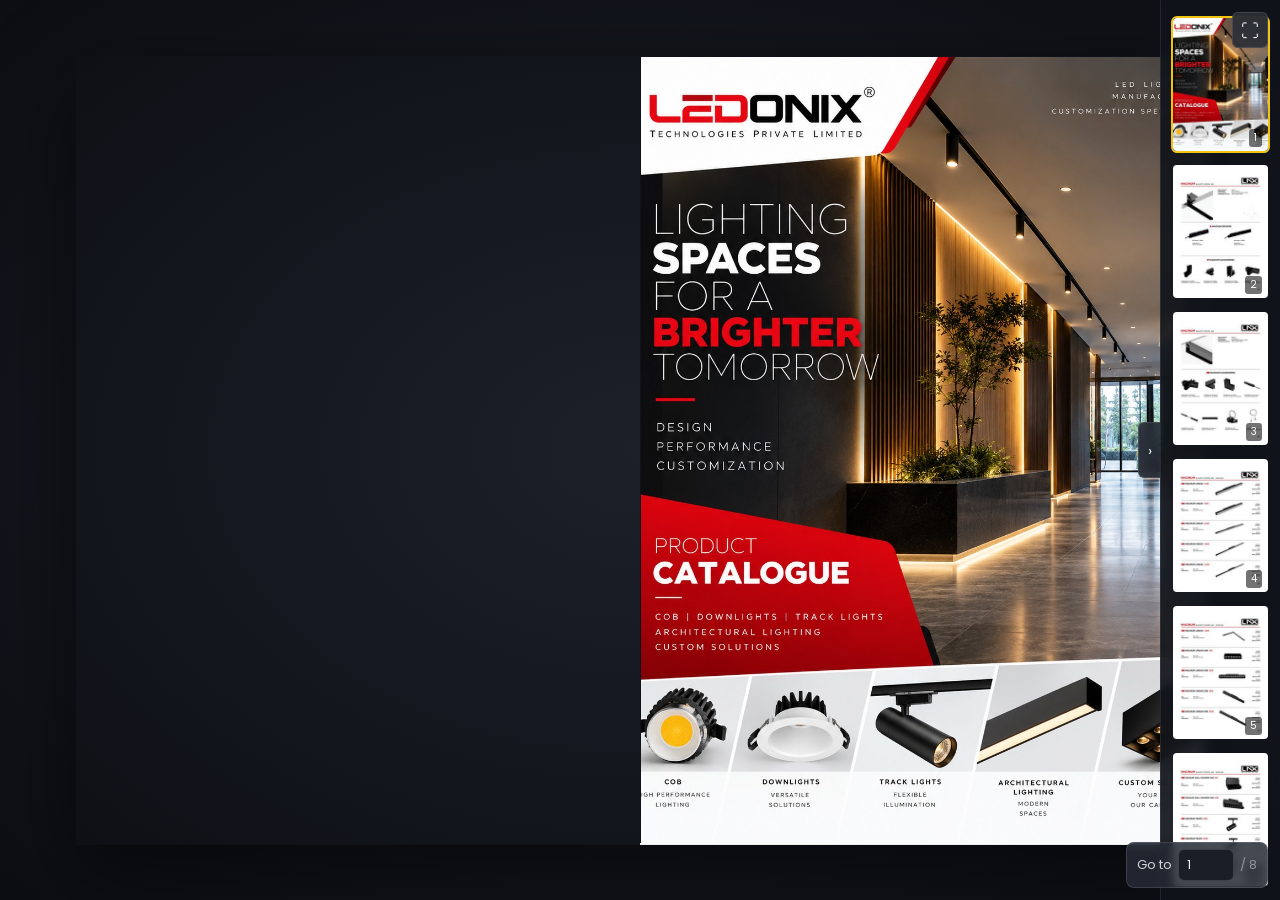
<file: catalogue/lnx_catalogue.html>
<!DOCTYPE html>
<html lang="en">

<head>
  <meta charset="UTF-8" />
  <meta name="viewport" content="width=device-width, initial-scale=1.0" />
  <title>Product Catalogue</title>
  <link rel="stylesheet" href="css/style.css" />
</head>

<body>
  <div id="catalogue-root">
    <main class="stage">
      <div id="loading">Loading catalogue…</div>
      <div id="zoom-wrap">
        <div id="flipbook" class="flipbook"></div>
      </div>

      <div class="controls-tr floating floating-tr">
        <button class="btn btn-fullscreen" aria-label="Toggle fullscreen">⛶</button>
      </div>

      <div class="jump floating floating-br">
        <label for="page-input">Go to</label>
        <input id="page-input" type="number" min="1" value="1" />
        <span id="page-total" class="page-total">/ —</span>
      </div>

      <button id="rail-handle" class="rail-handle closed" aria-label="Toggle page thumbnails">‹</button>

      <aside id="thumb-rail" class="thumb-rail closed">
        <div class="thumb-list"></div>
      </aside>
    </main>
  </div>

  <script src="js/jquery.js"></script>
  <script src="js/turn.js"></script>
  <script src="js/catalogue.js"></script>
</body>

</html>
</file>
<file: catalogue/css/style.css>
@import url('https://fonts.googleapis.com/css2?family=Poppins:wght@400;500;600;700&display=swap');

* {
  margin: 0;
  padding: 0;
  box-sizing: border-box;
  font-family: "Poppins", sans-serif;
}

html, body {
  height: 100%;
  overflow: hidden;
  background: #11141b;
}

#catalogue-root {
  display: flex;
  flex-direction: column;
  height: 100vh;
  width: 100vw;
}

/* Stage — the flipbook gets the whole viewport, no header row eating into it */
.stage {
  position: relative;
  flex: 1;
  height: 100vh;
  display: grid;
  place-content: center;
  overflow: hidden;
  background:
    radial-gradient(ellipse at center, #1c2029 0%, #0c0e13 100%);
}

#loading {
  position: absolute;
  top: 50%;
  left: 50%;
  transform: translate(-50%, -50%);
  color: #cfd3da;
  font-size: 14px;
  letter-spacing: 0.03em;
}

/* Floating controls — overlaid on the stage, not taking up layout height */
.floating {
  position: absolute;
  z-index: 50;
}

.floating-tr {
  top: 12px;
  right: 12px;
}

.floating-br {
  bottom: 12px;
  right: 12px;
}

.controls-tr {
  display: flex;
  gap: 8px;
}

#zoom-wrap {
  /* transform-origin is set from JS so zooming/panning tracks the cursor;
     the transition is skipped during active drag/wheel and re-enabled for
     the discrete +/- buttons and the reset-to-1x snap. */
  transform-origin: center center;
}

#zoom-wrap.zoomed .flipbook {
  cursor: grab;
}

#zoom-wrap.zoomed.panning .flipbook {
  cursor: grabbing;
}

.btn {
  background: rgba(38, 43, 54, 0.85);
  backdrop-filter: blur(4px);
  color: #f1f1f1;
  border: 1px solid rgba(255, 255, 255, 0.12);
  border-radius: 6px;
  width: 36px;
  height: 36px;
  font-size: 18px;
  cursor: pointer;
  display: inline-flex;
  align-items: center;
  justify-content: center;
  transition: background 0.15s ease;
}

.btn:hover:not(:disabled) {
  background: #f1c40f;
  color: #1a1e27;
}

.jump {
  font-size: 13px;
  color: #cfd3da;
  display: flex;
  align-items: center;
  gap: 6px;
  background: rgba(38, 43, 54, 0.85);
  backdrop-filter: blur(4px);
  border: 1px solid rgba(255, 255, 255, 0.12);
  border-radius: 8px;
  padding: 6px 10px;
}

.jump input {
  width: 56px;
  padding: 5px 8px;
  border-radius: 6px;
  border: 1px solid rgba(255, 255, 255, 0.15);
  background: #1a1e27;
  color: #f1f1f1;
  font-size: 13px;
}

.jump input:focus {
  outline: 1px solid #f1c40f;
}

.page-total {
  color: #8d93a0;
}

/* Thumbnail rail — docked to the right, scrollable, toggled by the edge handle */
.thumb-rail {
  position: fixed;
  top: 0;
  right: 0;
  bottom: 0;
  width: 120px;
  z-index: 40;
  overflow-y: auto;
  overflow-x: hidden;
  background: rgba(17, 20, 27, 0.92);
  backdrop-filter: blur(6px);
  border-left: 1px solid rgba(255, 255, 255, 0.08);
  padding: 16px 10px;
  transition: transform 0.25s ease;
  scrollbar-width: thin;
  /* the rail owns wheel scrolling over itself; .stage's wheel-to-zoom
     handler explicitly ignores events whose target is inside here */
  touch-action: pan-y;
}

.thumb-rail.closed {
  transform: translateX(100%);
}

/* Vertical arrow tab on the rail's edge — slides with the rail */
.rail-handle {
  position: fixed;
  top: 50%;
  right: 120px;
  transform: translateY(-50%);
  z-index: 55;
  width: 22px;
  height: 56px;
  border: 1px solid rgba(255, 255, 255, 0.12);
  border-right: none;
  border-radius: 6px 0 0 6px;
  background: rgba(38, 43, 54, 0.9);
  backdrop-filter: blur(4px);
  color: #f1f1f1;
  cursor: pointer;
  font-size: 15px;
  line-height: 1;
  display: flex;
  align-items: center;
  justify-content: center;
  padding: 0;
  transition: right 0.25s ease, background 0.15s ease;
}

.rail-handle:hover {
  background: #f1c40f;
  color: #1a1e27;
}

.rail-handle.closed {
  right: 0;
}

.thumb-list {
  display: flex;
  flex-direction: column;
  gap: 10px;
}

.thumb-item {
  background: none;
  border: 2px solid transparent;
  border-radius: 6px;
  padding: 0;
  cursor: pointer;
  overflow: hidden;
  position: relative;
  display: block;
  width: 100%;
}

.thumb-item img {
  width: 100%;
  display: block;
  aspect-ratio: var(--page-ratio, 0.714);
  object-fit: cover;
  background: #2a2e38;
}

.thumb-label {
  position: absolute;
  bottom: 4px;
  right: 6px;
  font-size: 10px;
  color: #fff;
  background: rgba(0, 0, 0, 0.55);
  padding: 1px 5px;
  border-radius: 3px;
  pointer-events: none;
}

.thumb-item:hover {
  border-color: rgba(241, 196, 15, 0.5);
}

.thumb-item.active {
  border-color: #f1c40f;
}

@media (max-width: 859px) {
  .thumb-rail {
    width: 92px;
  }
}

.flipbook {
  box-shadow: 0 30px 80px rgba(0, 0, 0, 0.55);
}

#catalogue-root.ready .flipbook {
  visibility: visible;
}

#catalogue-root:not(.ready) .flipbook {
  visibility: hidden;
}

/* Pages */
.flipbook .page {
  background: #fff;
  overflow: hidden;
  border: 1px solid rgba(0, 0, 0, 0.08);
}

.flipbook .page.hard {
  background: #11141b;
}

.page-img-wrap {
  position: relative;
  width: 100%;
  height: 100%;
  background: #f4f4f4;
  display: flex;
  align-items: center;
  justify-content: center;
}

.page-img-wrap img {
  width: 100%;
  height: 100%;
  object-fit: cover;
  opacity: 0;
  transition: opacity 0.25s ease;
}

.page-img-wrap.loaded img {
  opacity: 1;
}

.page-img-wrap.error::after {
  content: "Image unavailable";
  position: absolute;
  color: #999;
  font-size: 12px;
}

.page-spinner {
  position: absolute;
  width: 26px;
  height: 26px;
  border-radius: 50%;
  border: 3px solid rgba(0, 0, 0, 0.1);
  border-top-color: #f1c40f;
  animation: spin 0.8s linear infinite;
}

@keyframes spin {
  to { transform: rotate(360deg); }
}

.page-caption {
  position: absolute;
  bottom: 10px;
  left: 12px;
  right: 12px;
  font-size: 11px;
  color: #444;
  background: rgba(255, 255, 255, 0.85);
  padding: 4px 8px;
  border-radius: 4px;
  pointer-events: auto;
}

.page-link {
  color: #b8860b;
  font-weight: 600;
  text-decoration: none;
}

.page-num {
  position: absolute;
  top: 8px;
  right: 10px;
  font-size: 11px;
  color: #888;
  background: rgba(255, 255, 255, 0.8);
  padding: 1px 6px;
  border-radius: 3px;
}

.flipbook .page.hard .page-caption,
.flipbook .page.hard .page-num {
  display: none;
}

@media (max-width: 760px) {
  .jump label { display: none; }
  .jump input { width: 44px; }
}
</file>
